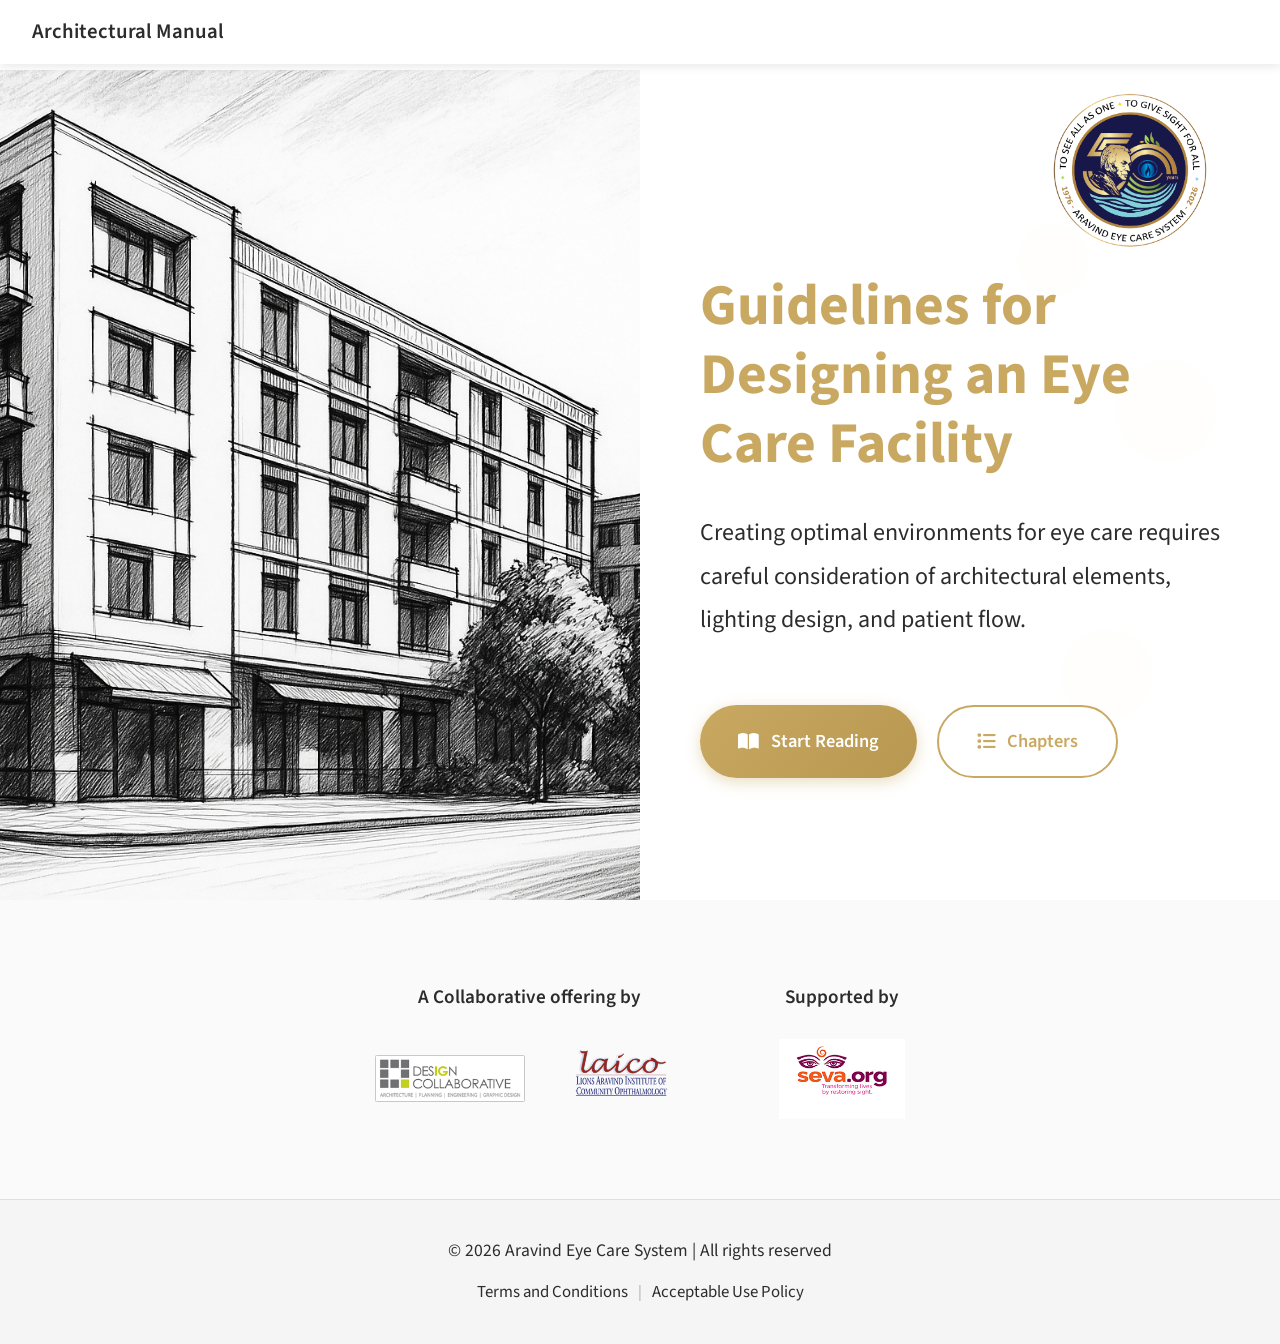
<file: index.html>
<!DOCTYPE html>
<html lang="en">
<head>
    <meta charset="UTF-8">
    <meta name="viewport" content="width=device-width, initial-scale=1.0">
    <title>Guidelines for Designing an Eye Care Facility | LAICO Architectural Manual</title>
    <meta name="description" content="Creating optimal environments for eye care requires careful consideration of architectural elements, lighting design, and patient flow.">
    <link rel="stylesheet" href="style.css">
    <link href="https://cdnjs.cloudflare.com/ajax/libs/font-awesome/6.0.0/css/all.min.css" rel="stylesheet">
</head>
<body>
    <!-- Navigation -->
    <nav class="navbar">
        <div class="nav-container">
            <div class="nav-logo">
                <h2>Architectural Manual</h2>
            </div>
            <div class="menu-toggle" id="menuToggle">
                <span></span>
                <span></span>
                <span></span>
            </div>
        </div>
    </nav>

    <!-- Menu Overlay -->
    <div class="menu-overlay" id="menuOverlay">
        <div class="menu-content">
            <div class="close-btn" id="closeBtn">
                <i class="fas fa-times"></i>
            </div>
            <ul class="menu-items">
                <li><a href="#home">Home</a></li>
                <li><a href="#contact">Contact Us</a></li>
                <li><a href="#about">About Us</a></li>
                <li><a href="#guidelines">Guidelines</a></li>
                <li><a href="#feedback">Feedback</a></li>
            </ul>
        </div>
    </div>

    <!-- Hero Section -->
    <section class="hero" id="home">
        <div class="hero-container">
            <div class="hero-content">
                <div class="hero-image-left">
                    <img src="Images -Home/Home Image .png" alt="Architectural Sketch of Eye Care Facility">
                </div>
                <div class="hero-text-right">
                    <div class="hero-logo-container">
                        <img src="50 th_Final_Logo_2025.PNG.png" alt="Aravind Eye Care Logo" class="hero-logo">
                    </div>
                    <h3 class="hero-title">
                        <span class="color-1 animate-char">Guidelines</span> 
                        <span class="color-2 animate-char">for</span> 
                        <span class="color-3 animate-char">Designing</span> 
                        <span class="color-4 animate-char">an</span> 
                        <span class="color-5 animate-char">Eye</span> 
                        <span class="color-6 animate-char">Care</span> 
                        <span class="color-7 animate-char">Facility</span>
                    </h3>
                    <p class="hero-description">
                        Creating optimal environments for eye care requires careful consideration of architectural elements, lighting design, and patient flow. 
                    </p>
                    
                    <div class="hero-buttons">
                        <a href="Preface.html" class="btn btn-primary">
                            <i class="fas fa-book-open"></i>
                            Start Reading   
                        </a>
                        <a href="Toc.html" class="btn btn-secondary">
                            <i class="fas fa-list"></i>
                            Chapters
                        </a>
                    </div>
                </div>
            </div>
        </div>
        
        <div class="floating-elements">
            <div class="bubble-item item1"></div>
            <div class="bubble-item item2"></div>
            <div class="bubble-item item3"></div>
            <div class="bubble-item item4"></div>
            <div class="bubble-item item5"></div>
            <div class="bubble-item item6"></div>
        </div>
    </section>

    <!-- Partners Section -->
    <section class="partners">
        <div class="container">
            <div class="partners-content">
                <div class="partner-group">
                    <h3>A Collaborative offering by</h3>
                    <div class="partner-logos">

                        <div class="logo-wrapper">
                            <a href="https://designcollaborative.co.in/" target="_blank" rel="noopener noreferrer">
                                <img src="Images -Home/DC.png" alt="Design Collaborative Logo">
                            </a>
                        </div>

                        <div class="logo-wrapper">
                            <a href="https://laico.org/" target="_blank" rel="noopener noreferrer">
                                <img src="Images -Home/Laico.png" alt="LAICO Logo">
                            </a>
                        </div>

                    </div>
                </div>
                <div class="partner-group">
                    <h3>Supported by</h3>
                    <div class="partner-logos">
                        <div class="logo-wrapper">
                            <a href="https://www.seva.org/site/PageServer" target="_blank" rel="noopener noreferrer">
                                <img src="Images -Home/Seva_Foundation.jpg" alt="Seva.org Logo">
                            </a>
                        </div>

                    </div>
                </div>
            </div>
        </div>
    </section>

    <!-- Footer -->
    <footer class="footer">
        <div class="container">
            <p>&copy; 2026 Aravind Eye Care System | All rights reserved</p>
            <div class="footer-links">
                <a href="#">Terms and Conditions</a>
                <span>|</span>
                <a href="#">Acceptable Use Policy</a>
            </div>
        </div>
    </footer>

    <script src="scripit.js"></script>
</body>
</html>
</file>
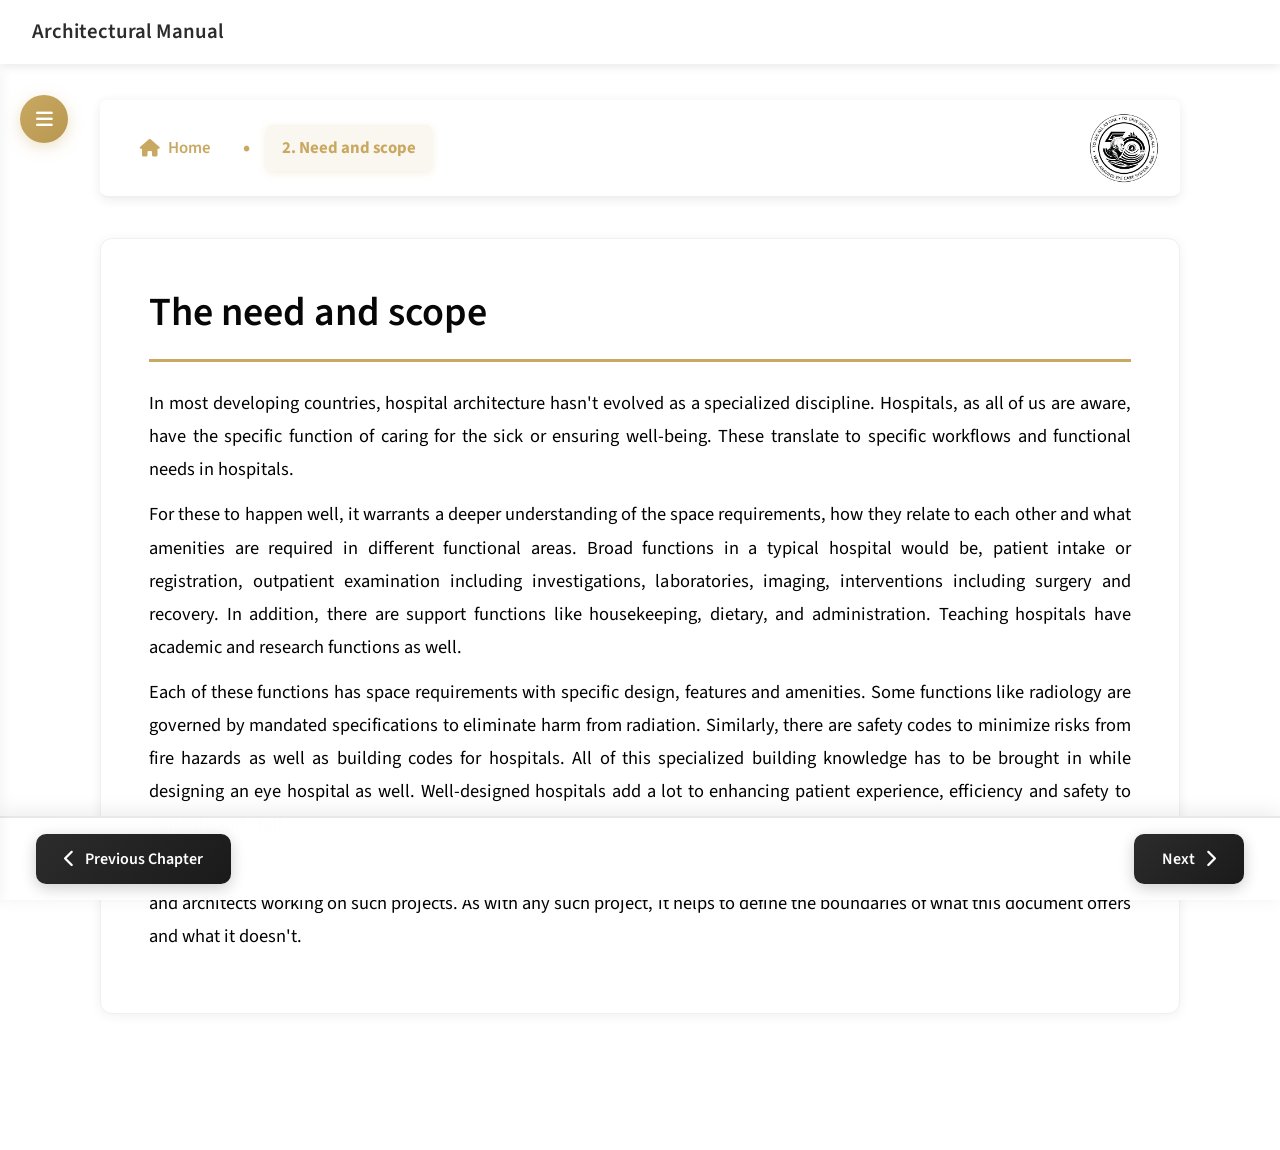
<file: chapter1.html>
<!DOCTYPE html>
<html lang="en">
<head>
    <meta charset="UTF-8">
    <meta name="viewport" content="width=device-width, initial-scale=1.0">
    <title> The Need and Scope | Eye Care Design</title>
    <link rel="stylesheet" href="style.css">

    <link href="https://cdnjs.cloudflare.com/ajax/libs/font-awesome/6.0.0/css/all.min.css" rel="stylesheet">
</head>
<body class="chapter-page">
    <nav class="navbar">
        <div class="nav-container">
            <div class="nav-logo">
                <h2>Architectural Manual</h2> 
            </div>
            <div class="menu-toggle" id="menuToggle">
                <span></span>
                <span></span>
                <span></span>
            </div>
        </div>
    </nav>

    <div class="menu-overlay" id="menuOverlay">
        <div class="menu-content">
            <div class="close-btn" id="closeBtn">
                <i class="fas fa-times"></i>
            </div>
            <ul class="menu-items">
                <li><a href="index.html">Home</a></li>
                <li><a href="#contact">Contact Us</a></li>
                <li><a href="#about">About Us</a></li>
                <li><a href="#guidelines">Guidelines</a></li>
                <li><a href="#feedback">Feedback</a></li>
            </ul>
        </div>
    </div>

    <button class="sidebar-toggle-btn" id="sidebarToggle">
        <i class="fas fa-bars"></i>
    </button>

    <div class="chapter-container">
        <aside class="chapter-sidebar" id="chapterSidebar">
            <div class="sidebar-header">
                <div class="close-btn sidebar-close-btn" id="sidebarCloseBtn">
                    <i class="fas fa-times"></i>
                </div>
                <h3>The Need and Scope</h3>
            </div>
            
            
            <nav class="sidebar-nav">
                <ul class="nav-list">
                    <li class="nav-item">
                        <div class="nav-link parent-link active" data-content="intro">
                            <span>The Need and scope</span>
                        </div>
                    </li>
                    
                    <li class="nav-item">
                        <div class="nav-link parent-link" data-content="not-covered">
                            <span>What is not covered</span>
                        </div>
                    </li>
                    
                    <li class="nav-item">
                        <div class="nav-link parent-link" data-content="covered">
                            <span>What is covered</span>
                        </div>
                    </li>
                </ul>
            </nav>
        </aside>
        

        <main class="chapter-content">
            <div class="content-wrapper">
                <div class="content-header">
                    <div class="breadcrumb" id="breadcrumbNav">
                        <div class="breadcrumb-item">
                            <a href="index.html" class="breadcrumb-link breadcrumb-primary">
                                <i class="fas fa-home"></i>
                                <span>Home</span>
                            </a>
                        </div>
                        
                        <span class="breadcrumb-dot">•</span>
                        
                        <div class="breadcrumb-item">
                            <span class="breadcrumb-link breadcrumb-primary active">The Need and Scope</span>
                        </div>
                    </div>

                    <!-- 50th Logo OUTSIDE breadcrumb box -->
                    <div class="chapter-logo-container">
                        <img src="50 th_Final_Logo_2025_Black.png" alt="Aravind Eye Care Logo" class="chapter-logo">
                    </div>
                </div>

                <article class="main-article">
                    <div class="content-block" id="content-intro">
                        <h1 class="article-title">The need and scope</h1>
                        
                        <div class="article-content">
                            <p>In most developing countries, hospital architecture hasn't evolved as a specialized discipline. Hospitals, as all of us are aware, have the specific function of caring for the sick or ensuring well-being. These translate to specific workflows and functional needs in hospitals.</p>
                        
                            <p>For these to happen well, it warrants a deeper understanding of the space requirements, how they relate to each other and what amenities are required in different functional areas. Broad functions in a typical hospital would be, patient intake or registration, outpatient examination including investigations, laboratories, imaging, interventions including surgery and recovery. In addition, there are support functions like housekeeping, dietary, and administration. Teaching hospitals have academic and research functions as well.</p>

                            <p>Each of these functions has space requirements with specific design, features and amenities. Some functions like radiology are governed by mandated specifications to eliminate harm from radiation. Similarly, there are safety codes to minimize risks from fire hazards as well as building codes for hospitals. All of this specialized building knowledge has to be brought in while designing an eye hospital as well. Well-designed hospitals add a lot to enhancing patient experience, efficiency and safety to patients and staff.</p>

                            <p>The guidelines in this manual are meant to provide relevant architectural inputs for those venturing to build an eye care facility and architects working on such projects. As with any such project, it helps to define the boundaries of what this document offers and what it doesn't.</p>
                        </div>
                    </div>

                    <div class="content-block" id="content-not-covered" style="display: none;">
                        <h1 class="article-title">What is not covered</h1>
                        
                        <div class="article-content">
                            <ul>
                                <li>Any building project is governed by space availability, either open land or a building that would be converted into an eye care facility. Such constructions or modifications would also be subject to local rules and regulations. The local architect would be or should be well-versed with such information and regulations. These are varied and specific to each project and its location. Thus, these are outside the scope of this manual.</li>
                                
                                <li>A lot of consideration has to go into the decision to build a hospital, then where to build it, size of land or building required and so on. While these do have a bearing on the building and its design, this manual will not be dwelling on this. This manual builds on from the stage that such a decision has been thoughtfully made and the land or appropriate building for remodelling is decided upon.</li>
                                
                                <li>In any hospital, there are areas that don't have hospital specific requirements, such as offices, other administrative areas, meeting rooms, classrooms, auditorium, common toilets, etc. Hence, these are not covered in this document.</li>
                                
                                <li>Since the hospital size would vary, dictated by factors like patient volumes, this manual doesn't attempt to provide the actual layout for complete outpatient services or operating rooms, with the actual number of examination or operating rooms. However, sample layouts are included.</li>
                            </ul>
                        </div>
                    </div>

                    <div class="content-block" id="content-covered" style="display: none;">
                        <h1 class="article-title">What is covered</h1>
                        
                        <div class="article-content">
                            <ul>
                                <li>Several checklists for high-level conceptualization to detailed space planning to ensure that all critical factors and areas considered.</li>
                                
                                <li>Suggested layout of individual rooms for various functions - examination, investigation, surgery, inpatient, etc.</li>
                                
                                <li>Checklists for what all would go into a room as well as other requirements like power, water, data, phone, etc.</li>
                            </ul>
                        </div>
                    </div>
                </article>

                <div class="content-navigation-static">
                    <button class="nav-btn prev-btn" id="prevBtn" style="display: none;">
                        <i class="fas fa-chevron-left"></i>
                        <span>Previous</span>
                        
                    </button>
                     
                    <button class="nav-btn next-btn" id="nextBtn" style="display: flex;">
                        <span>Next</span>
                        <i class="fas fa-chevron-right"></i>
                    </button>
                    
                </div>
            </div>
        </main>
    </div>
    

    <script src="scripit.js"></script>
</body>
</html>
</file>
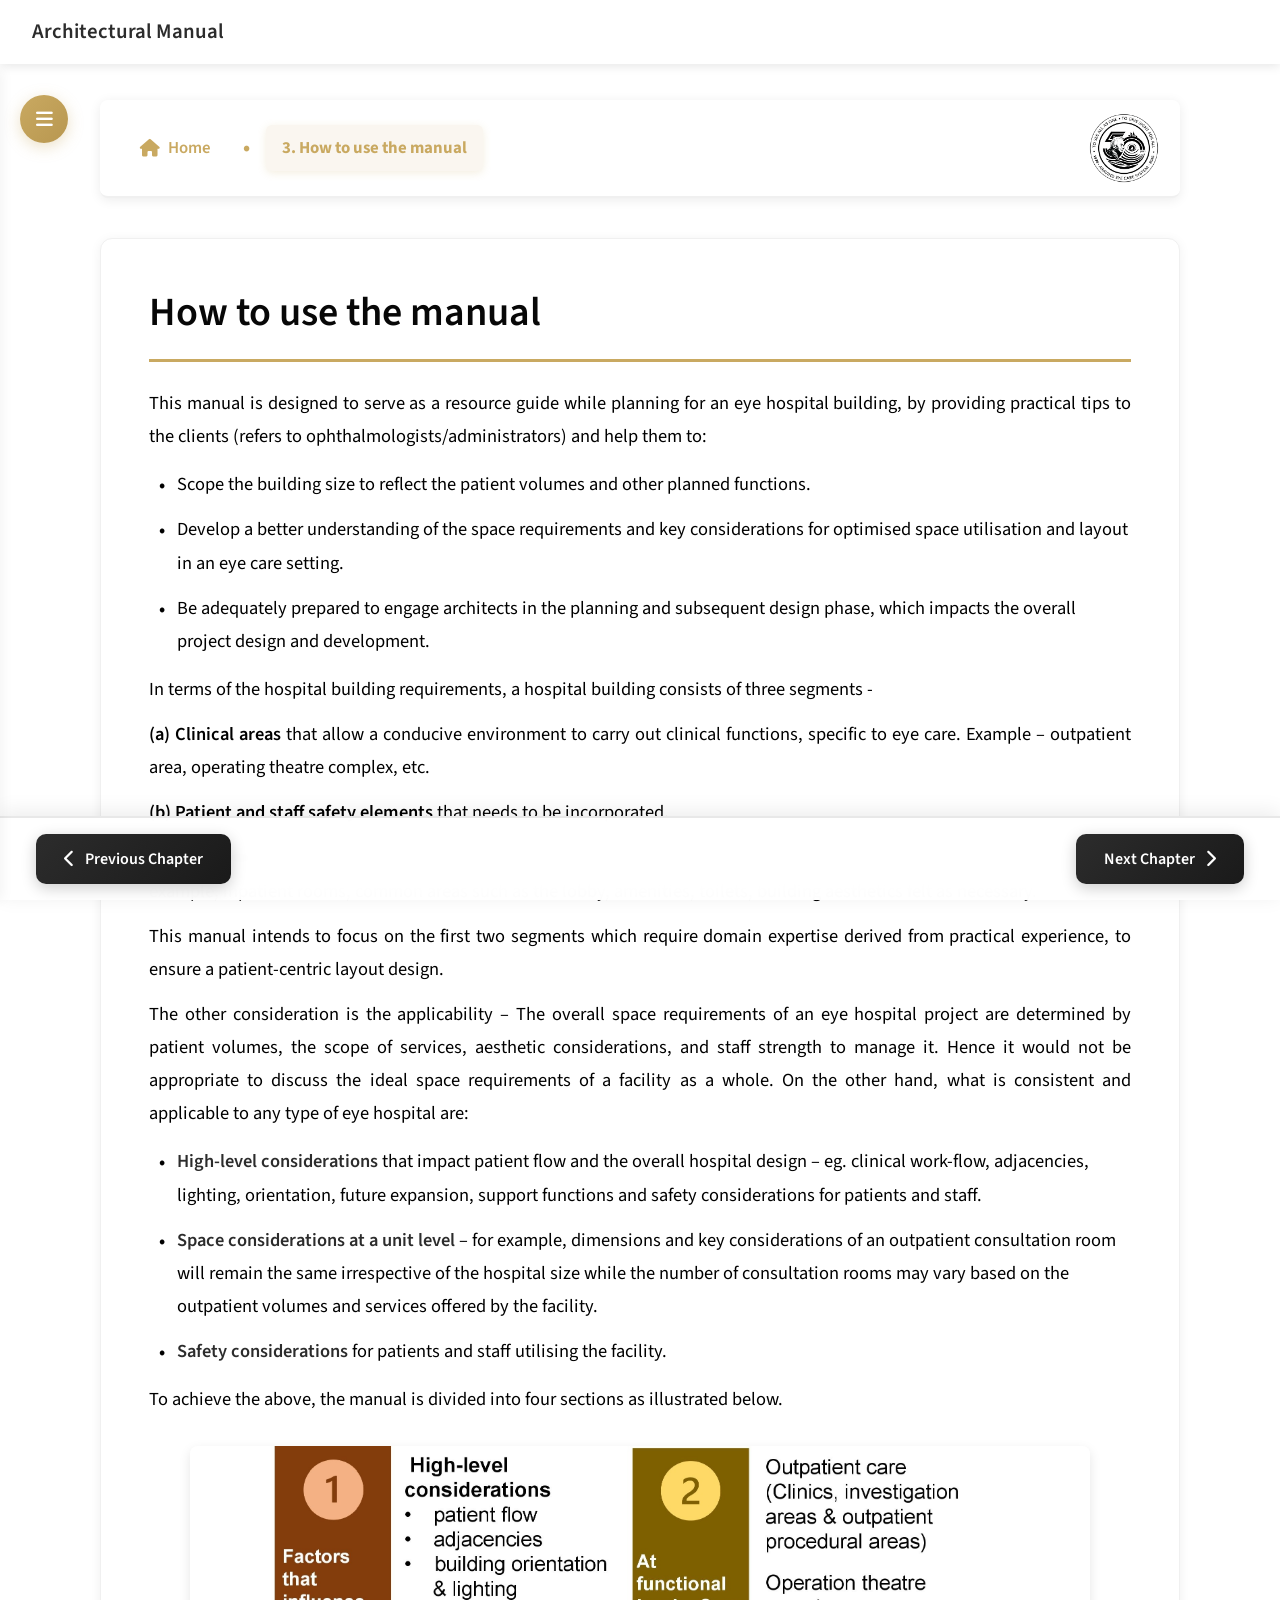
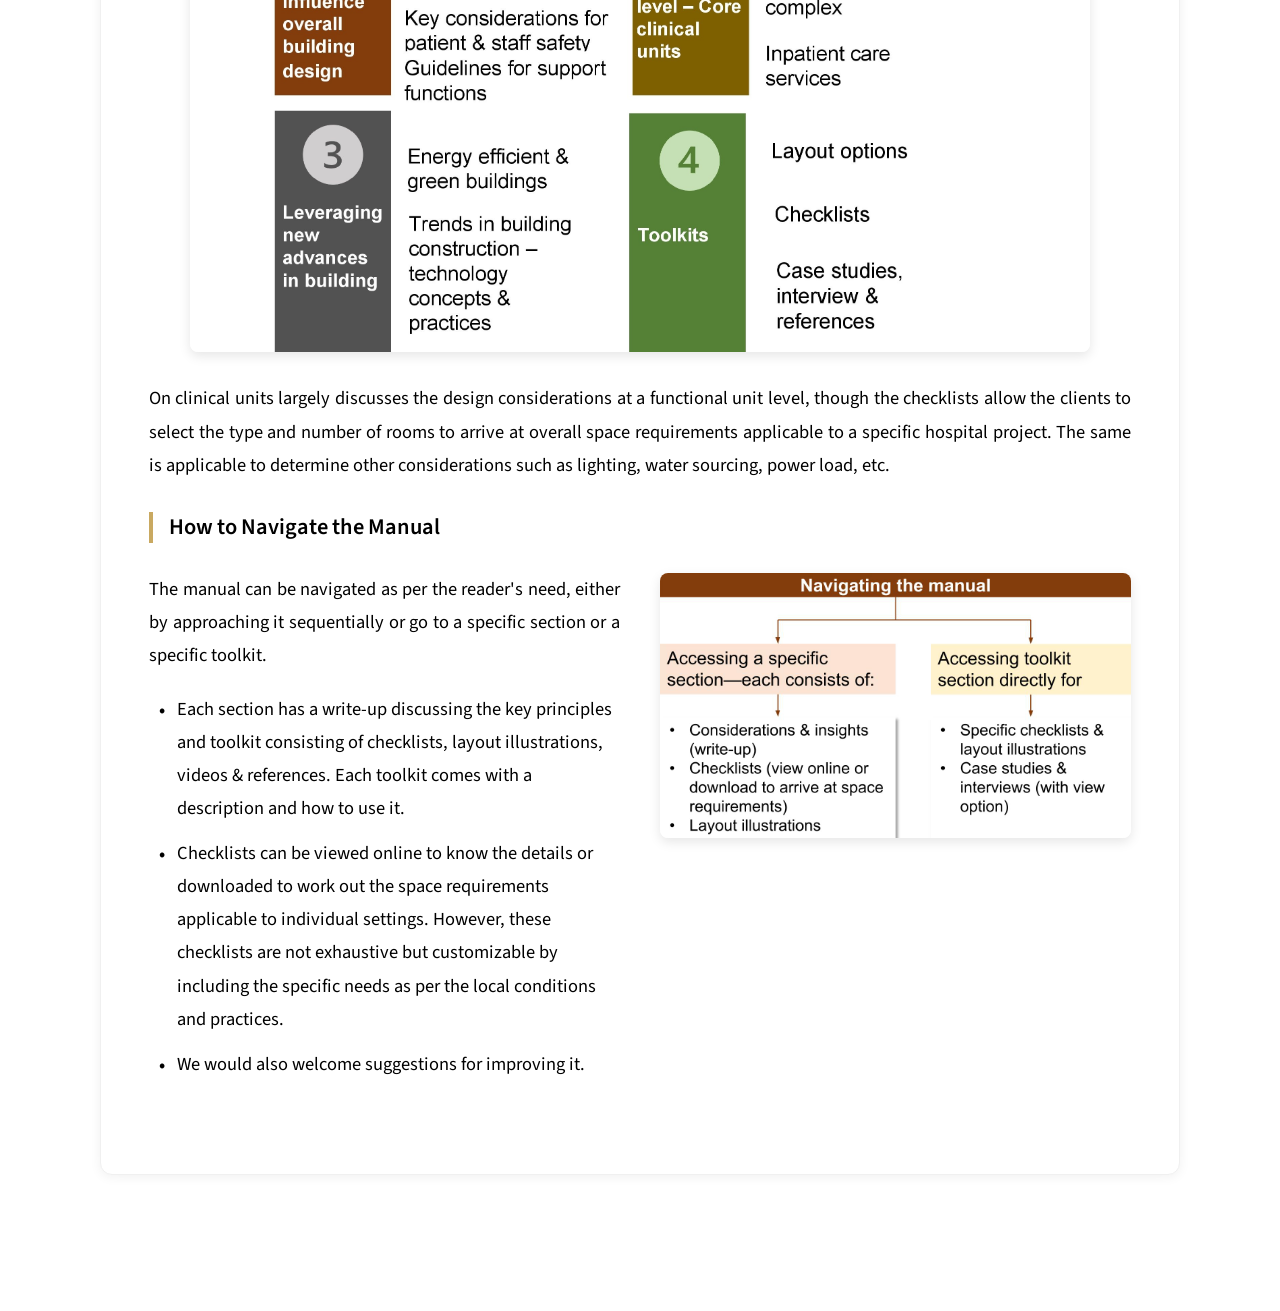
<file: chapter2.html>
<!DOCTYPE html>
    <html lang="en">
    <head>
        <meta charset="UTF-8">
        <meta name="viewport" content="width=device-width, initial-scale=1.0">
        <title>How to Use the Manual | Eye Care Design</title>
        <link rel="stylesheet" href="style.css">

        <link href="https://cdnjs.cloudflare.com/ajax/libs/font-awesome/6.0.0/css/all.min.css" rel="stylesheet">
    </head>
    <body>
        <nav class="navbar">
            <div class="nav-container">
                <div class="nav-logo">
                    <h2>Architectural Manual</h2> 
                </div>
                <div class="menu-toggle" id="menuToggle">
                    <span></span>
                    <span></span>
                    <span></span>
                </div>
            </div>
        </nav>

        <div class="menu-overlay" id="menuOverlay">
            <div class="menu-content">
                <div class="close-btn" id="closeBtn">
                    <i class="fas fa-times"></i>
                </div>
                <ul class="menu-items">
                    <li><a href="index.html">Home</a></li>
                    <li><a href="#contact">Contact Us</a></li>
                    <li><a href="#about">About Us</a></li>
                    <li><a href="#guidelines">Guidelines</a></li>
                    <li><a href="#feedback">Feedback</a></li>
                </ul>
            </div>
        </div>

        <button class="sidebar-toggle-btn" id="sidebarToggle">
            <i class="fas fa-bars"></i>
        </button>

        <div class="chapter-container">
            <aside class="chapter-sidebar" id="chapterSidebar">
                <div class="sidebar-header">
                    <div class="close-btn sidebar-close-btn" id="sidebarCloseBtn">
                        <i class="fas fa-times"></i>
                    </div>
                    <h3>How to Use the Manual</h3>
                </div>
                
                <nav class="sidebar-nav">
                    <ul class="nav-list">
                        <li class="nav-item">
                            <div class="nav-link parent-link active" data-content="intro">
                                <span>How to use the manual</span>
                            </div>
                        </li>
                    </ul>
                </nav>
            </aside>

            <main class="chapter-content">
                <div class="content-wrapper">
                    <div class="content-header">
                        <div class="breadcrumb" id="breadcrumbNav">
                            <div class="breadcrumb-item">
                                <a href="index.html" class="breadcrumb-link breadcrumb-primary">
                                    <i class="fas fa-home"></i>
                                    <span>Home</span>
                                </a>
                            </div>
                            
                            <span class="breadcrumb-dot">•</span>
                            
                            <div class="breadcrumb-item">
                                <span class="breadcrumb-link breadcrumb-primary active">How to Use the Manual</span>
                            </div>
                        </div>

                        <!-- 50th Logo OUTSIDE breadcrumb box -->
                        <div class="chapter-logo-container">
                            <img src="50 th_Final_Logo_2025_Black.png" alt="Aravind Eye Care Logo" class="chapter-logo">
                        </div>
                    </div>

                    <article class="main-article">
                        <div class="content-block" id="content-intro">
                            <h1 class="article-title">How to use the manual</h1>
                            
                            <div class="article-content">
                                <p>This manual is designed to serve as a resource guide while planning for an eye hospital building, by providing practical tips to the clients (refers to ophthalmologists/administrators) and help them to:</p>
                                <ul>
                                    <li>Scope the building size to reflect the patient volumes and other planned functions.</li>
                                    <li>Develop a better understanding of the space requirements and key considerations for optimised space utilisation and layout in an eye care setting.</li>
                                    <li>Be adequately prepared to engage architects in the planning and subsequent design phase, which impacts the overall project design and development.</li>
                                </ul>

                                <p>In terms of the hospital building requirements, a hospital building consists of three segments -</p>

                                <p><strong>(a) Clinical areas</strong> that allow a conducive environment to carry out clinical functions, specific to eye care. Example – outpatient area, operating theatre complex, etc.</p>
                                
                                <p><strong>(b) Patient and staff safety elements</strong> that needs to be incorporated.</p>
                                
                                <p><strong>(c) Areas that are common</strong> to any hospital or other buildings that follow standard dimensions and design considerations. For example, inpatient rooms, common areas such as the lobby, amenities, toilets, building aesthetics felt as necessary.</p>

                                <p>This manual intends to focus on the first two segments which require domain expertise derived from practical experience, to ensure a patient-centric layout design.</p>

                                <p>The other consideration is the applicability – The overall space requirements of an eye hospital project are determined by patient volumes, the scope of services, aesthetic considerations, and staff strength to manage it. Hence it would not be appropriate to discuss the ideal space requirements of a facility as a whole. On the other hand, what is consistent and applicable to any type of eye hospital are:</p>

                                <ul>
                                    <li><strong>High-level considerations</strong> that impact patient flow and the overall hospital design – eg. clinical work-flow, adjacencies, lighting, orientation, future expansion, support functions and safety considerations for patients and staff.</li>
                                    
                                    <li><strong>Space considerations at a unit level</strong> – for example, dimensions and key considerations of an outpatient consultation room will remain the same irrespective of the hospital size while the number of consultation rooms may vary based on the outpatient volumes and services offered by the facility.</li>
                                    
                                    <li><strong>Safety considerations</strong> for patients and staff utilising the facility.</li>
                              </ul>

                                <p>To achieve the above, the manual is divided into four sections as illustrated below.</p>

                                <div style="text-align: center; margin: 30px 0;">
                                <img src="How to use manual/How to use the manual - illustration_00004.jpg"                                      
                                  style="width: 100%; max-width: 900px; height: auto; border-radius: 8px; box-shadow: 0 4px 12px rgba(0,0,0,0.1); cursor: pointer; display: block; margin: 0 auto;"

                                        onclick="openImageModal(this.src, '')">
                                </div>

                                <p>On clinical units largely discusses the design considerations at a functional unit level, though the checklists allow the clients to select the type and number of rooms to arrive at overall space requirements applicable to a specific hospital project. The same is applicable to determine other considerations such as lighting, water sourcing, power load, etc.</p>

                                <h3>How to Navigate the Manual</h3>

                                <div style="display: grid; grid-template-columns: 1fr 1fr; gap: 40px; align-items: start; margin: 30px 0;">
                                    <div>
                                        <p>The manual can be navigated as per the reader's need, either by approaching it sequentially or go to a specific section or a specific toolkit.</p>

                                        <ul style="margin-top: 20px;">
                                            <li>Each section has a write-up discussing the key principles and toolkit consisting of checklists, layout illustrations, videos & references. Each toolkit comes with a description and how to use it.</li>
                                            
                                            <li>Checklists can be viewed online to know the details or downloaded to work out the space requirements applicable to individual settings. However, these checklists are not exhaustive but customizable by including the specific needs as per the local conditions and practices.</li>
                                            
                                            <li>We would also welcome suggestions for improving it.</li>
                                        </ul>
                                    </div>

                                    <div style="text-align: center;">
                                        <img src="How to use manual/How to use the manual - illustration.pptx.jpg" 
                                            style="max-width: 100%; height: auto; border-radius: 8px; box-shadow: 0 4px 12px rgba(0,0,0,0.1); cursor: pointer;"
                                            onclick="openImageModal(this.src, '')">
                                    </div>
                                </div>

                            </div>
                        </div>
                    </article>

                    <div class="content-navigation-static">
                        <button class="nav-btn prev-btn" id="prevBtn" style="display: flex;">
                            <i class="fas fa-chevron-left"></i>
                            <span>Previous Chapter</span>
                        </button>
                        <button class="nav-btn next-btn" id="nextBtn" style="display: flex;">
                            <span>Next Chapter</span>
                            <i class="fas fa-chevron-right"></i>
                        </button>
                    </div>
                </div>
            </main>
        </div>

        <!-- Image Modal -->
        <div id="imageModal" style="display: none; position: fixed; z-index: 9999; left: 0; top: 0; width: 100%; height: 100%; overflow: auto; background-color: rgba(0,0,0,0.95); padding: 20px;" onclick="closeImageModal()">
            <span style="position: absolute; top: 20px; right: 40px; color: #ffffff; font-size: 45px; font-weight: bold; cursor: pointer; z-index: 10000; transition: color 0.3s;" onclick="closeImageModal()" onmouseover="this.style.color='#c9a961'" onmouseout="this.style.color='#ffffff'">&times;</span>
            <img id="modalImage" style="margin: auto; display: block; max-width: 95%; max-height: 90vh; margin-top: 40px; border-radius: 12px; box-shadow: 0 8px 32px rgba(0,0,0,0.5);">
            <div id="modalCaption" style="text-align: center; color: #ffffff; padding: 20px; font-size: 1.3rem; font-family: 'Crimson Text', serif;"></div>
        </div>

        <script src="scripit.js"></script>
    </body>
    </html>
</file>
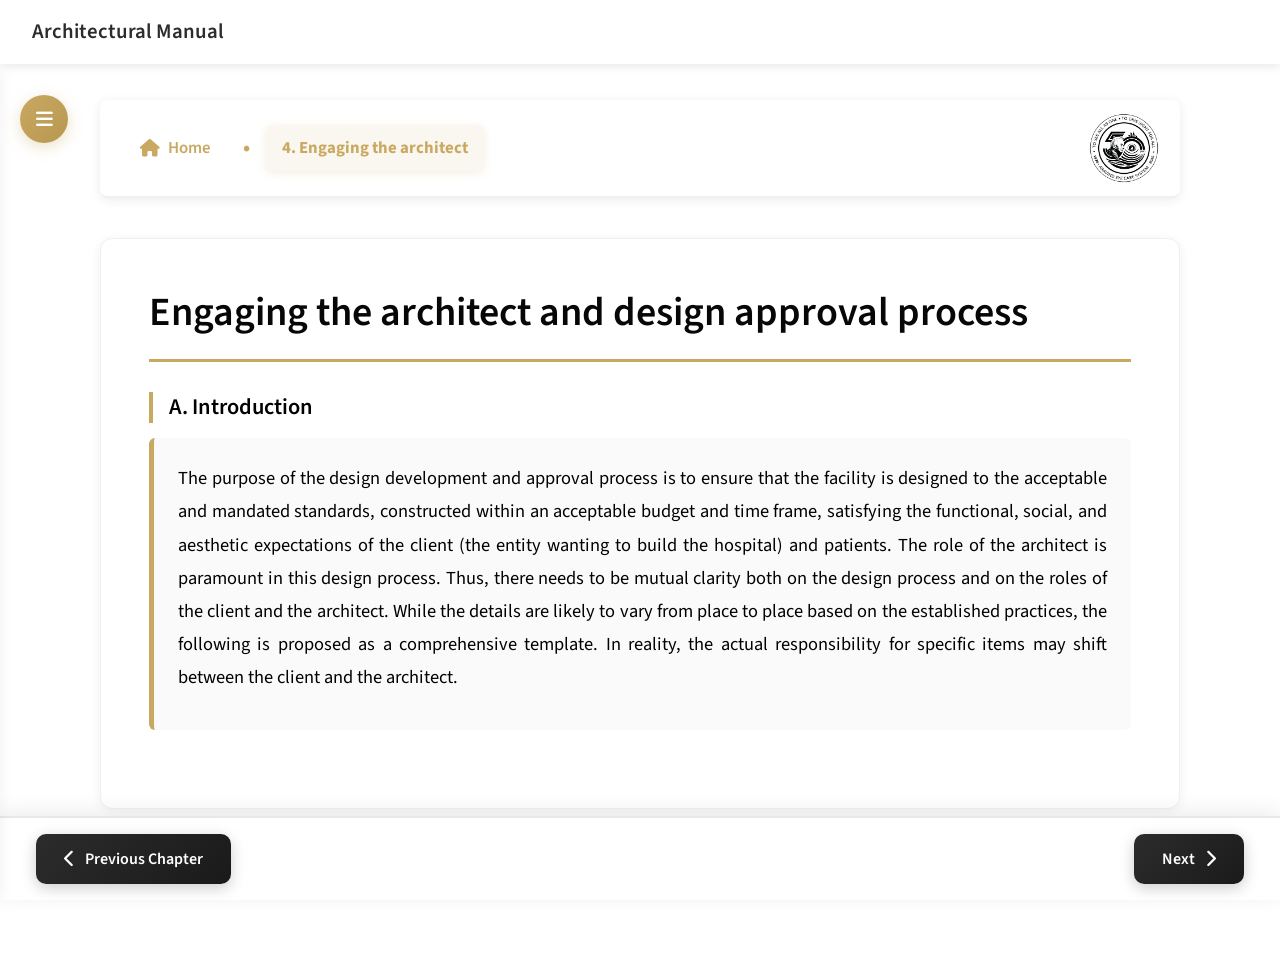
<file: chapter3.html>
<!DOCTYPE html>
<html lang="en">
<head>
    <meta charset="UTF-8">
    <meta name="viewport" content="width=device-width, initial-scale=1.0">
    <title>Engaging the Architect | Eye Care Design</title>
    <link rel="stylesheet" href="style.css">

    <link href="https://cdnjs.cloudflare.com/ajax/libs/font-awesome/6.0.0/css/all.min.css" rel="stylesheet">
</head>
<body>
    <nav class="navbar">
        <div class="nav-container">
            <div class="nav-logo">
                <h2>Architectural Manual</h2> 
            </div>
            <div class="menu-toggle" id="menuToggle">
                <span></span>
                <span></span>
                <span></span>
            </div>
        </div>
    </nav>

    <div class="menu-overlay" id="menuOverlay">
        <div class="menu-content">
            <div class="close-btn" id="closeBtn">
                <i class="fas fa-times"></i>
            </div>
            <ul class="menu-items">
                <li><a href="index.html">Home</a></li>
                <li><a href="#contact">Contact Us</a></li>
                <li><a href="#about">About Us</a></li>
                <li><a href="#guidelines">Guidelines</a></li>
                <li><a href="#feedback">Feedback</a></li>
            </ul>
        </div>
    </div>

    <button class="sidebar-toggle-btn" id="sidebarToggle">
        <i class="fas fa-bars"></i>
    </button>

    <div class="chapter-container">
        <aside class="chapter-sidebar" id="chapterSidebar">
            <div class="sidebar-header">
                <div class="close-btn sidebar-close-btn" id="sidebarCloseBtn">
                    <i class="fas fa-times"></i>
                </div>
                <h3>Engaging the Architect</h3>
            </div>
            
            <nav class="sidebar-nav">
                <ul class="nav-list">
                    <li class="nav-item">
                        <div class="nav-link parent-link active" data-content="intro">
                            <i class="far fa-circle"></i>
                            <span>A. Introduction</span>
                        </div>
                    </li>
                    
                    <li class="nav-item has-children">
                        <div class="nav-link parent-link" data-content="approval-process">
                            <i class="far fa-circle"></i>
                            <span>B. Five Stage Process Integrated</span>
                            <i class="fas fa-chevron-down dropdown-icon"></i>
                        </div>

                        <ul class="nav-sublist nav-sublist-level2">
                            <li class="nav-item">
                                <a href="#" class="nav-link subsection-link" data-content="preliminary-design">
                                    <i class="far fa-circle"></i>
                                    <span>1. Preliminary Design Submission</span>
                                </a>
                            </li>
                            <li class="nav-item">
                                <a href="#" class="nav-link subsection-link" data-content="concept-design">
                                    <i class="far fa-circle"></i>
                                    <span>2. Concept Design Submission</span>
                                </a>
                            </li>
                            <li class="nav-item">
                                <a href="#" class="nav-link subsection-link" data-content="statutory-approval">
                                    <i class="far fa-circle"></i>
                                    <span>3. Statutory Approval Submission</span>
                                </a>
                            </li>
                        </ul>
                    </li>
                    
                    <li class="nav-item">
                        <div class="nav-link parent-link" data-content="flowchart">
                            <i class="far fa-circle"></i>
                            <span>C. Flow Chart</span>
                        </div>
                    </li>
                </ul>
            </nav>
        </aside>

        <main class="chapter-content">
            <div class="content-wrapper">
                <div class="content-header">
                    <div class="breadcrumb" id="breadcrumbNav">
                        <div class="breadcrumb-item">
                            <a href="index.html" class="breadcrumb-link breadcrumb-primary">
                                <i class="fas fa-home"></i>
                                <span>Home</span>
                            </a>
                        </div>
                        
                        <span class="breadcrumb-dot">•</span>
                        
                        <div class="breadcrumb-item">
                            <span class="breadcrumb-link breadcrumb-primary active">Engaging the Architect</span>
                        </div>
                    </div>

                    <!-- 50th Logo OUTSIDE breadcrumb box -->
                    <div class="chapter-logo-container">
                        <img src="50 th_Final_Logo_2025_Black.png" alt="Aravind Eye Care Logo" class="chapter-logo">
                    </div>
                </div>

                <article class="main-article">
                    <!-- A. INTRODUCTION -->
                    <div class="content-block" id="content-intro">
                        <h1 class="article-title">Engaging the architect and design approval process</h1>
                        
                        <h3>A. Introduction</h3>
                        
                        <div class="article-intro">
                            <p>The purpose of the design development and approval process is to ensure that the facility is designed to the acceptable and mandated standards, constructed within an acceptable budget and time frame, satisfying the functional, social, and aesthetic expectations of the client (the entity wanting to build the hospital) and patients. The role of the architect is paramount in this design process. Thus, there needs to be mutual clarity both on the design process and on the roles of the client and the architect. While the details are likely to vary from place to place based on the established practices, the following is proposed as a comprehensive template. In reality, the actual responsibility for specific items may shift between the client and the architect.</p>
                        </div>
                    </div>

                    <!-- B. THE APPROVAL PROCESS -->
                    <div class="content-block" id="content-approval-process" style="display: none;">
                        <h1 class="article-title">B. The approval process - A five-stage process integrated within the general design process</h1>
                        
                        <p>The approval process consists of the following five stages as illustrated. This design and approval process if done well should ensure the construction drawing; documentation and execution stages can proceed without the need for any intervention from the client team. Each stage is marked with</p>

                        <div style="text-align: center; margin: 30px 0;">
                            <img src="Engaging the architect/Five stages flow.jpg" alt="Five-Stage Approval Process" style="max-width: 100%; height: auto; border-radius: 8px; box-shadow: 0 4px 12px rgba(0,0,0,0.1);">
                        </div>

                        <p>This section will focus on stages I, II and IV in detail since the other two stages are straightforward in terms of the details.</p>
                    </div>

                    <!-- 1. PRELIMINARY DESIGN -->
                    <div class="content-block" id="content-preliminary-design" style="display: none;">
                        <h1 class="article-title">Key stages: 1.Preliminary design submission</h1>
                        
                        <h3>a) Purpose</h3>
                        <p>To allow the client to identify major design anomalies or misunderstandings of the intent or any statutory/regulatory constraints that may affect the project schedule/outcome before the detailed development of the design. The first submission of the documentation is expected at the schematic design level. Approval in writing to proceed will be a prerequisite for stage II.</p>

                        <h3>b) Process</h3>
                        <p>Stage I submission will follow:</p>
                        <ul>
                            <li>Detailed study of guidelines and the statutory requirements by the architect, a visit to a similar facility, and a request for clarifications if any. The client team will clarify any aspects raised by the architect that may influence the preliminary design. This shall be accomplished within stipulated days of the architect being given these guidelines.</li>
                            <li>The drawings and documents in compliance described on the deliverables for schematic submission shall be submitted in printed and digital form to the client within the prescribed time limit.</li>
                            <li>The client shall evaluate the submission and in writing give comments/suggestions for a revised submission or for proceeding to stage II. If a revised submission is requested, the time for revision shall be agreed upon mutually.</li>
                        </ul>
                        <p>The approved documents are then lodged in both hard copy and soft copy (pdf) for documentation purposes by the client.</p>

                        <h3>c) Considerations</h3>
                        <p>Only two rounds of schematic submissions are recommended to ensure speedy progress. The client and the architect shall work closely to ensure the <strong>Preliminary design stage</strong> is completed to the satisfaction of the client within the two submissions.</p>

                        <h3>d) Deliverables</h3>
                        <p>The following drawings and documents shall be submitted in hard and soft copies:</p>
                        <ul>
                            <li>Site analysis report, highlighting applicable zoning and building by-laws, levelling and drainage proposals, and environmental considerations.</li>
                            <li>Preliminary master plan showing placement and orientation of blocks, entries and exits, and internal circulation.</li>
                            <li>Schematic floor plans indicating the arrangement of rooms and sections indicating heights. The basement (if applicable) and entry levels regarding the site and roads shall be shown.</li>
                            <li>Any deviation/ non-compliance from the guidelines shall be presented in the form of a deviation document with reasons for the deviation/non-compliance.</li>
                            <li>Statement of areas, coverage, FAR (Floor Area Ratio)/FSI (Floor Space Index).</li>
                            <li>Preliminary design report on explaining the architectural design approach with reference images for understanding form and aesthetics.</li>
                            <li>Any additional drawings/documents which the architect desires.</li>
                            <li>Block estimate.</li>
                        </ul>
                    </div>

                    <!-- 2. CONCEPT DESIGN -->
                    <div class="content-block" id="content-concept-design" style="display: none;">
                        <h1 class="article-title">Key stages: 2. Concept design submissions</h1>
                        
                        <h3>a) Purpose</h3>
                        <p><strong>Concept Design Submission stage II</strong> is to enable the client to visualize the project in terms of floor areas, and the number of floors and to gain an understanding of the engineering services and sustainability measures being incorporated. This should enable the client to know how the design meets their vision and requirements. The clinical/management team could begin (a) high-level preparation for equipping and staffing the facility and (b) budgeting for initial recurring expenditures. The client will approve the plans and areas, proposed engineering systems, finishes, and budgetary estimates.</p>
                        <p>Final design submission would enable the client to sign off the design process and allow progression to statutory approvals and construction.</p>

                        <h3>b) Process</h3>
                        <p>Stage II will commence on written approval to proceed, after the completion of stage I, by the client. The architect shall incorporate any inputs/comments while developing the design. The structural and services engineering inputs will be considered and incorporated.</p>
                        <p>The Master Plan and floor plans with the location of doors and windows and internal dimensions of the rooms will be submitted to show compliance with these guidelines.</p>
                        <p>Any suggestions/comments/inputs will be considered by the architect. Concept design with layouts of furniture will be submitted for the client's approval. Proposals for all engineering systems, finishes, and budgetary estimates submitted will be approved with suggestions/comments by the client to proceed to the final phase of design.</p>
                        <p>The final concept design will incorporate any suggestions/comments/input on the stage II submission and will comprise a master plan with the landscape, floor plans with furniture layouts, envelope design, and interiors. All guidelines in this document, other than expressly accepted deviations would have complied with the design. All statutory requirements are met and provisions for all engineering services are incorporated in the drawings. In essence, every design decision that influences the outcome of the project and requires the consent of the client would be obtained and recorded in drawings and documents and submitted for the approval of the client.</p>

                        <h3>c) Considerations</h3>
                        <p>If desired, the client may request one revised submission of the master plan and floor plans in stage II to enable finalization and acceptance of the master plan and the floor plans and sign-off on areas.</p>
                        <p>The architect shall incorporate changes in the aesthetics, form of the buildings, and selection of materials as desired by the client. The final designs shall enable the client to sign off inputs on all aspects of the design.</p>

                        <h3>d) Deliverables in stage II</h3>
                        <p>The following drawings and documents shall be submitted in hard and soft copies:</p>
                        <ul>
                            <li>Final master plan with roads, footpaths and drains, and levels.</li>
                            <li>Floor plans with doors and windows and layout of furniture and room inner dimensions and room areas.</li>
                            <li>Architectural design report.</li>
                            <li>Design basis and approach reports for structural, electrical, plumbing, HVAC, fire alarm, firefighting, building management systems, and landscape designs from consultants.</li>
                            <li>Schedule floor wall and ceiling finishes.</li>
                            <li>Statement of areas.</li>
                            <li>Landscape drawing showing hard and soft treatments.</li>
                            <li>Drainage plan.</li>
                            <li>Sections and elevations sufficient to explain the design.</li>
                            <li>Specifications in brief for all materials and systems proposed in the design.</li>
                            <li>Preliminary designs for structural, electrical, plumbing, HVAC, fire alarm, and firefighting and building management systems.</li>
                            <li>Budgetary estimate for the entire project including all engineering services.</li>
                            <li>Artist's renderings of the project, both interior and exterior sufficient for the client to appreciate and approve the design.</li>
                            <li>Scale model of the project (optional).</li>
                        </ul>
                    </div>

                    <!-- 3. STATUTORY APPROVAL -->
                    <div class="content-block" id="content-statutory-approval" style="display: none;">
                        <h1 class="article-title">Key stages: 3. statutory approval submission</h1>
                        
                        <h3>a) Purpose</h3>
                        <p>To obtain a building permit</p>

                        <h3>b) Process</h3>
                        <p>The architect will identify all the statutory approvals required to commence the construction of the project. The client will be made aware of all the documents required for submission to the statutory authorities.</p>
                        <p>The architect will make available all the technical drawings and documents in the acceptable format with the required signatures and certificates to enable the client to submit applications and obtain approvals.</p>

                        <h3>c) Deliverables at stage IV</h3>
                        <p>All documents and drawings are prescribed by the various statutory bodies.</p>
                    </div>

                  <!-- C. FLOWCHART -->
                    <div class="content-block" id="content-flowchart" style="display: none;">
                        <h1 class="article-title">C. Flowchart</h1>
                        
                        <div style="padding: 30px; background: #f8f8f8; border-radius: 12px; border-left: 5px solid #c9a961;">
                            <p style="margin-bottom: 15px; color: #2c2c2c; font-weight: 600; font-size: 1.3rem;">
                                Design & development flowchart
                            </p>
                            <p style="margin-bottom: 25px; color: #4a4a4a; line-height: 1.8; font-size: 1.1rem;">Here is the flowchart that illustrates the steps and areas covered in each stage succinctly. This comprehensive diagram shows the complete workflow from initial planning through to final statutory approvals.</p>
                            
                            <div style="display: flex; gap: 15px; flex-wrap: wrap;">
                                <a href="2 - Building design and development - Flow chart FINAL.pdf" target="_blank" style="display: inline-flex; align-items: center; gap: 10px; padding: 14px 28px; background: #2c2c2c; color: white; text-decoration: none; border-radius: 8px; font-weight: 600; transition: all 0.3s ease; box-shadow: 0 4px 12px rgba(0, 0, 0, 0.15);">
                                    <i class="fas fa-eye" style="font-size: 1.1rem;"></i>
                                    <span>Click to View Flowchart </span>
                                </a>
                                
                               
                            </div>
                        </div>
                    </div>
                </article>

                <div class="content-navigation-static">
                    <button class="nav-btn prev-btn" id="prevBtn" style="display: flex;">
                        <i class="fas fa-chevron-left"></i>
                        <span>Previous Chapter</span>
                    </button>
                    <button class="nav-btn next-btn" id="nextBtn" style="display: flex;">
                        <span>Next</span>
                        <i class="fas fa-chevron-right"></i>
                    </button>
                </div>
            </div>
        </main>
    </div>

    <script src="scripit.js"></script>
</body>
</html>
</file>
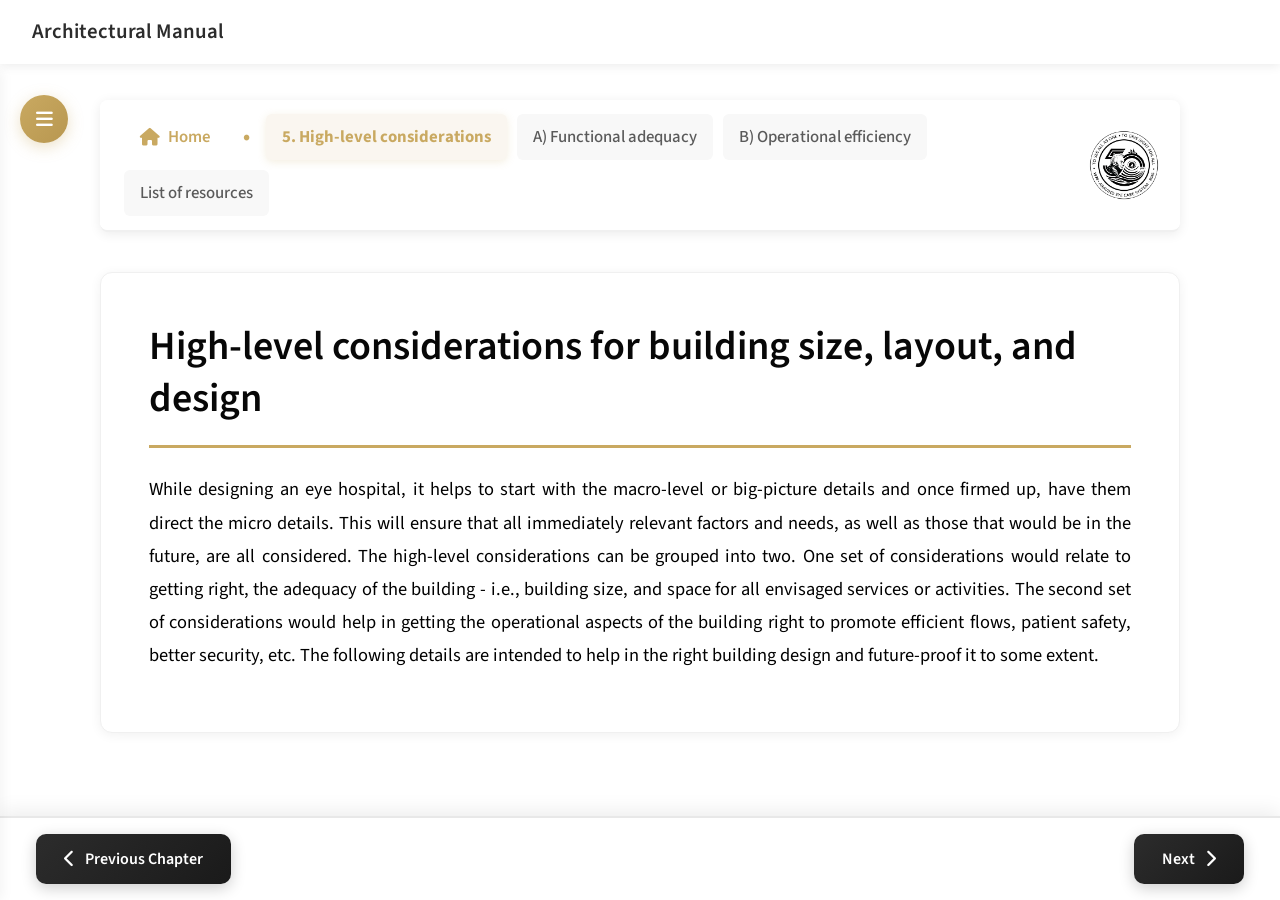
<file: chapter4.html>
<!DOCTYPE html>
    <html lang="en">
    <head>
        <meta charset="UTF-8">
        <meta name="viewport" content="width=device-width, initial-scale=1.0">
        <title>High-level Considerations | Eye Care Design</title>
        <link rel="stylesheet" href="style.css">

        <link href="https://cdnjs.cloudflare.com/ajax/libs/font-awesome/6.0.0/css/all.min.css" rel="stylesheet">
    </head>
    <body>
        <nav class="navbar">
            <div class="nav-container">
                <div class="nav-logo">
                    <h2>Architectural Manual</h2> 
                </div>
                <div class="menu-toggle" id="menuToggle">
                    <span></span>
                    <span></span>
                    <span></span>
                </div>
            </div>
        </nav>

        <div class="menu-overlay" id="menuOverlay">
            <div class="menu-content">
                <div class="close-btn" id="closeBtn">
                    <i class="fas fa-times"></i>
                </div>
                <ul class="menu-items">
                    <li><a href="index.html">Home</a></li>
                    <li><a href="#contact">Contact Us</a></li>
                    <li><a href="#about">About Us</a></li>
                    <li><a href="#guidelines">Guidelines</a></li>
                    <li><a href="#feedback">Feedback</a></li>
                </ul>
            </div>
        </div>

        <button class="sidebar-toggle-btn" id="sidebarToggle">
            <i class="fas fa-bars"></i>
        </button>

        <div class="chapter-container">
            <aside class="chapter-sidebar" id="chapterSidebar">
                <div class="sidebar-header">
                    <div class="close-btn sidebar-close-btn" id="sidebarCloseBtn">
                        <i class="fas fa-times"></i>
                    </div>
                    <h3>High-level considerations</h3>
                </div>
                
                <nav class="sidebar-nav">
                    <ul class="nav-list">
                        <li class="nav-item">
                            <div class="nav-link parent-link active" data-content="intro">
                                <i class="far fa-circle"></i>
                                <span>Introduction</span>
                            </div>
                        </li>
                        
                        <li class="nav-item">
                            <div class="nav-link parent-link" data-content="functional-adequacy">
                                <i class="far fa-circle"></i>
                                <span>A) Functional adequacy</span>
                            </div>
                        </li>
                        
                        <li class="nav-item">
                            <div class="nav-link parent-link" data-content="operational-efficiency">
                                <i class="far fa-circle"></i>
                                <span>B) Operational efficiency</span>
                            </div>
                        </li>

                        <li class="nav-item">
                            <div class="nav-link parent-link" data-content="resources">
                                <i class="far fa-circle"></i>
                                <span>List of resources</span>
                            </div>
                        </li>
                    </ul>
                </nav>
            </aside>

            <main class="chapter-content">
                <div class="content-wrapper">
                    <div class="content-header">
                        <div class="breadcrumb" id="breadcrumbNav">
                   </div>
                    <!-- 50th Logo OUTSIDE breadcrumb box -->
                    <div class="chapter-logo-container">
                        <img src="50 th_Final_Logo_2025_Black.png" alt="Aravind Eye Care Logo" class="chapter-logo">
                        </div>
                    </div>

                <article class="main-article">
                      <div class="content-block" id="content-intro">
                            <h1 class="article-title">High-level considerations for building size, layout, and design</h1>
                            
                            <p>While designing an eye hospital, it helps to start with the macro-level or big-picture details and once firmed up, have them direct the micro details. This will ensure that all immediately relevant factors and needs, as well as those that would be in the future, are all considered. The high-level considerations can be grouped into two. One set of considerations would relate to getting right, the adequacy of the building - i.e., building size, and space for all envisaged services or activities. The second set of considerations would help in getting the operational aspects of the building right to promote efficient flows, patient safety, better security, etc. The following details are intended to help in the right building design and future-proof it to some extent.</p>
                        </div>

                        <!-- A) FUNCTIONAL ADEQUACY -->
                        <div class="content-block" id="content-functional-adequacy" style="display: none;">
                            <h1 class="article-title">A. High-level consideration to ensure functional adequacy of the building</h1>
                            
                            <h3>1) Patient volume</h3>
                            <p>Patient volume is possibly the most significant influencer of the building size and design. Since buildings cannot expand at will or short notice, it will be good to think about and plan for the ultimate volume that you would like the building to handle (subject to the limitations of space availability). This estimation should be disaggregated for outpatients and surgery. This will then need to be translated into a daily patient load. Simple averages are not realistic, since, in most instances, there tend to be daily and seasonal fluctuations in patient volumes, especially in hospitals that do not have an appointment system. It is advisable to consider all these factors and arrive at the daily patient volume that the hospital should be able to handle in the long run.</p>
                            
                            <h4>Example:</h4>
                            <ul>
                                <li>Estimated annual patient volume: 45,000 OPD visits & 3,000 surgeries</li>
                                <li>Daily average (considering 300 working days): 150 OPD visits & 10 surgeries</li>
                                <li>Daily realistic range: 100 - 250 OPD visits & 5 - 25 surgeries</li>
                            </ul>
                            <p>In this scenario, one should ideally plan the building to handle 200 to 250 OPD visits and perform 20-25 surgeries a working day. This will comfortably handle the days with peak patient volumes and accommodate growth to a certain extent.</p>

                            <h3>2) Scope of services - clinical,academic and research</h3>
                            <p>All activities eventually will need space, amongst other things. It is in this context, it is important to visualize the scope of services. The following are some of the questions that would need to be thought through:</p>
                            <ul>
                                <li>Whether this would be a secondary or a tertiary level facility; if tertiary, the sub-specialities that would be offered; would an eye bank be part of the need?</li>
                                <li>List all support services like different laboratories, radiology, etc.; what would be in-house and what investigations would be referred to external facilities?</li>
                                <li>Would the hospital routinely engage in academic activities; if yes, would it be for internal staff only or others as well? If some are accredited courses, are there mandated space requirements?</li>
                                <li>Clarity on research activities - Some research activities like basic research require dedicated space while clinical trials, retrospective studies and epidemiologic studies would at best need an office space. The size of space needed in both instances would depend on the scale of such activities.</li>
                            </ul>
                            <p><strong>Checklist – Scoping the services for layout design</strong></p>
                            <div class="resource-simple-buttons" style="margin-top: 15px; margin-bottom: 25px;">
                                <button type="button" class="btn-view" onclick="openFileViewer('highlevel Considerations/2 - Scoping the Services for Layout Design  - Checklist.pdf', 'pdf')">
                                    <i class="fas fa-eye"></i> Click to view checklist
                                </button>
                               <button type="button" class="btn-download" onclick="downloadFile('highlevel Considerations/2 - Scoping the Services for Layout Design  - Checklist.xlsx')">
                                    <i class="fas fa-download"></i> Click to download excel checklist
                                </button>
                            </div>

                            <h3>3) Patient categories - private,  free, subsidized & outreach</h3>
                            <p>Some providers cater their services to essentially one category of patients. For them, this would not be an important consideration. However, several hospitals are much more inclusive by having people of different economic strata access services in their hospitals. For such hospitals, this would be an important consideration. From a building design perspective, inputs will need to be given on:</p>
                            <ul>
                                <li>Patient types and their proportions</li>
                                <li>Patient intake, clinical workflow, and accommodation for each type of patient - what will be the common flow and what will be separate.</li>
                                <li>Service differentiation - while clinical services would follow a common protocol, many providers would want to differentiate the non-clinical domain, like air-conditioning, locating the wards (inpatient stay), restricted visiting hours, dining facilities, etc.</li>
                            </ul>

                            <h3>4) Policies</h3>
                            <p>Policies have a significant influence on building design and this needs to be recognized upfront. Every provider would have their philosophy and strategy, which in turn would drive their policies governing the operational details. The following have implications from a building design perspective:</p>
                            <ul>
                                <li>Is the patient intake through appointments or walk-ins? This, amongst other things, will have a bearing on waiting areas.</li>
                                <li>Will there be inpatients or a fully ambulatory facility with no overnight admissions?</li>
                                <li>Will there be separate areas for private and free/subsidized patients for registration, outpatient examinations, inpatient stay, etc.?</li>
                            </ul>

                            <h3>5) Scope of patient amenities</h3>
                            <p>Since patients could be spending several hours in the hospital and most would be required to buy spectacles or medicines, it would be necessary to decide how these would be met. Some important amenities both from patient and building perspectives are:</p>
                            <ul>
                                <li>Arrangements for food - cafeteria, coffee shop, etc.</li>
                                <li>Medical shop</li>
                                <li>Optical shop</li>
                            </ul>
                            <p>When it comes to optical and medical shops space will be required to hold the inventory and accommodate the back office functions such as accounting, supply chain management and for the opticals, a workspace for surfacing the lenses to the required power and fitting them in the frames. Some aspects of this can be outsourced as well. Planning for this ahead will ensure adequate space allocation and layout to ensure operational efficiency.</p>
                            <p><strong>Patient amenities</strong></p>
                            <div class="resource-simple-buttons" style="margin-top: 15px; margin-bottom: 25px;">
                                <button type="button" class="btn-view" onclick="openFileViewer('highlevel Considerations/A5 Patient Amenities.mp4', 'mp4')">
                                    <i class="fas fa-eye"></i> Click to view video
                                </button>
                                 <button type="button" class="btn-download" onclick="downloadFile('highlevel Considerations/A5 Patient Amenities.pptx')">
                                    <i class="fas fa-download"></i> Click to download PPTX
                                </button>
                            </div>

                            <h3>6) Support services</h3>
                            <p>Decisions on the support services like cafeteria, laundry, the extent of building maintenance facilities, wastewater treatment, plant for distilled or clean water, centralized UPS (uninterrupted power supply), centralized air-conditioning, hold area hospital waste including discarded furniture and equipment, etc., have a bearing on space requirement and building design.</p>

                            <h3>7) Housing for staff</h3>
                            <p>Hospitals need to function round the clock and this is true for eye hospitals too if they would be having inpatients staying overnight. Hence, space permitting, many hospitals would like to have the staff staying on campus. This also eliminates challenges in travel logistics and commute time to work. Good housing also attracts staff to the organization and could help with better retention. This becomes particularly important if renting a good house is a challenge, wherever the hospital is located. Having said all this, there are also pragmatic considerations of the availability of land and finances. For these reasons, many hospitals do not provide on-campus housing for staff. Either way, this input would need to be given at the planning stage.</p>

                            <h3>8) Phasing of the building project</h3>
                            <p>Regardless of the financial constraints, it is always a good idea to plan for the full anticipated patient volumes and other activities envisaged. This is on account of the functional dependencies and patient flow requirements. For example, it would be very desirable to have all outpatient clinics and related services (like patient registration, medical records, etc.) in adjoining areas. If these were not planned for in advance, either there would be extensive demolition and remodelling or locating additional outpatient clinics in a different location and this may lead to duplication of some of the services. This would also result in a lot of ongoing non-value-added movement and coordination. This holds good for operating rooms as well, wherein the challenges of managing ORs in multiple locations will be of a higher magnitude.</p>
                            <p>Thus, it is advisable to have a master plan (subject to the limitations of space availability) with the different phases thought through. If financial resources are not available upfront, the building could come up in two or three phases.</p>
                            <p>Ophthalmic technology is evolving very rapidly, and new diagnostic treatment modalities are constantly added. There is also an emerging trend of more and more interventions happening in outpatient clinics like lasers or injections. Even major surgeries done in operating rooms are increasingly ambulatory procedures. With such development constantly happening, it would not be possible to predict the impact of these, on space requirements. Thus, even with detailed planning, hospitals will run into space constraints. Hence to the extent feasible, it is desirable to provide some unassigned areas on each floor.</p>
                            <p><strong>Example:  phasing & expansion</strong></p>
                            <div class="resource-simple-buttons" style="margin-top: 15px; margin-bottom: 25px;">
                                <button type="button" class="btn-view" onclick="openFileViewer('highlevel Considerations/A8 Phasing & Expansion.mp4', 'mp4')">
                                    <i class="fas fa-eye"></i> Click to view video
                                </button>
                                <button type="button" class="btn-download" onclick="downloadFile('highlevel Considerations/A8 Phasing & Expansion.pptx')">
                                    <i class="fas fa-download"></i> Click to download PPTX
                                </button>
                            </div>

                            <h3>9) Leveraging nature</h3>
                            <p>To the extent feasible the orientation of the building, layout of the corridors and rooms can be positioned so as to leverage natural lighting and ventilation to the fullest. This creates a healthier environment and also reduces the lighting and HVAC (Heating Ventilation and Air Conditioning) costs.</p>
                            <p><strong>Example:Leveraging Nature</strong></p>
                            <div class="resource-simple-buttons" style="margin-top: 15px; margin-bottom: 25px;">
                                <button type="button" class="btn-view" onclick="openFileViewer('highlevel Considerations/A9 Leveraging Nature.mp4', 'mp4')">
                                    <i class="fas fa-eye"></i> Click to view video
                                </button>
                                <button type="button" class="btn-download" onclick="downloadFile('highlevel Considerations/A9 Leveraging Nature.pptx')">
                                    <i class="fas fa-download"></i> Click to download PPTX
                                </button>
                            </div>

                            <h3>10) Environmental considerations</h3>
                            <p>Thinking through water treatment or recycling, solar power generation right at the design stage gives more options than when trying to retrofit these. Depending on the number of floors, the rooftop should provide enough area to generate 15% to 25% of the power consumed and this can result in significant recurrent savings, especially with the cost of the solar panels rapidly declining and the grid power cost rising. Housing for staff and leveraging nature as described above, also contribute significantly to reducing the carbon footprint.</p>

                            <h3>11) Maintenance</h3>
                            <p>Every part of the building will eventually require maintenance. Some on a daily basis, some periodically and some rarely as the need arises. Maintenance can be expensive and labour-intensive. The quality of maintenance is a strong determinant of the ambience and thus the level of patient and staff satisfaction. Certain types of flooring or wall finishes are easier to maintain than others. Some flooring materials become better with usage (and good maintenance) while others deteriorate with usage, regardless of maintenance. Similarly, some electrical and other fittings (switches, etc.), would literally last a lifetime while some other brands may require frequent replacements. Bulbs in high ceilings are hard to reach and replace. Likewise, external windows or glass cladding for aesthetics will require periodic cleaning and arrangements for this will need to be thought through and provided.</p>
                        </div>

                        <!-- B) OPERATIONAL EFFICIENCY -->
                        <div class="content-block" id="content-operational-efficiency" style="display: none;">
                            <h1 class="article-title">B)High-level operational consideration for the building</h1>
                            
                            <p>Several factors, if considered upfront right at the planning stage can make the building more efficient and functional. Some of the more important ones are discussed in this section.</p>

                            <h3>1) People traffic</h3>
                            <p>To start with it helps to recognize the functions that are used by many versus by a few. This applies to both patients and staff. For instance, outpatient services tend to be used the most – by both patients and staff who provide the service. Hence, such areas must be easily accessible. So, placing them right at the entrance would make sense. On the contrary, some admin areas like accounts or stores would be accessed by only a few and that too mainly the staff. These could be in the interiors of the building.</p>

                            <h3>2) Restricted access</h3>
                            <p>In certain zones like operating rooms, access is restricted to specific staff and patients scheduled for surgery. Cleanliness and sterility must be of the highest order. The people accessing these areas must either know the protocol or must be closely guided (as in the case of patients). Given all this, the layout should not permit unintended people to wander into such areas. Thus, these spaces must be secluded wherein access can be limited and controlled. This would also apply to less critical areas like classrooms, staff meeting rooms, or back-end operations like stores, etc.</p>
                            <p><strong>Example: Flow & building configuration</strong></p>
                            <div class="resource-simple-buttons" style="margin-top: 15px; margin-bottom: 25px;">
                                <button type="button" class="btn-view" onclick="openFileViewer('highlevel Considerations/B1 Flow & Building Configuration.mp4', 'mp4')">
                                    <i class="fas fa-eye"></i> Click to view video
                                </button>
                                <button type="button" class="btn-download" onclick="downloadFile('highlevel Considerations/B1 Flow & Building Configuration.pptx')">
                                    <i class="fas fa-download"></i> Click to download PPTX
                                </button>
                            </div>

                            <h3>3) Dependencies</h3>
                            <p>In a hospital, there are a lot of interdependencies. Some require frequent interactions as with laboratories and other common investigations, while some could be occasional as with equipment maintenance departments. If specific supplies (like IOL) must be obtained for each cataract surgery, then it would save a lot of movement and coordination, if there is a store inside or in the proximity of operating rooms. The layout of various services in a building is not easily amenable to changes, later on. If the positioning is not thoughtfully done, it can result in a lot of unnecessary movement, needing coordination and more time to accomplish the tasks. All of this translates to higher staffing needs, criss-cross movement leading to chaos, the potential for errors and compromised patient experience. Wherever there is a high interdependence, especially between specific departments, it would be best to integrate them in the same area - e.g. optometry work-up and ophthalmologist examination, which would be required for every patient, can be designed to be in one integral module.</p>

                            <h3>4) Building orientation and sizing the footprint</h3>
                            <p>The footprint of the building or the plinth area is determined by two factors - first by the restriction imposed by the land area and regulations about how much space has to be left around the building and then by the spaces that have to be accommodated in the ground floor. If the land area is not a restrictive factor, then one has the option of deciding the functions that need to be at the entry-level. Priority has to be given to patients. So it will be good to have the patient arrival, registration and general outpatient services at the entry level along with associated support services like reception, patient registration and amenities like a patient cafeteria. It would also help to have some of the administrative departments which have "external customers", such as accounts that are frequented by suppliers. Admin departments that predominantly have "internal customers" such as the Personnel and HR Department, stores can be at other levels, based on workflow requirements.</p>
                            <p>In general, it is advisable to keep the plinth area to the minimum and build vertically with more floors, without compromising the functional requirements. This would leave land area for future expansion and other needs. Human interactions are also more frequent in smaller buildings/floors. Smaller plinth areas will also have fewer entry/exit points, making it easier from a security perspective. The overall movement also reduces. All these factors can be considered while the high-level configuration of the building.</p>

                            <h3>5) Clinical care protocols and their impact on space requirements and layout</h3>
                            <p>Clinical protocols have a direct influence on the space requirements and layout.</p>
                            
                            <h4>a) Outpatient care:</h4>
                            <p>Overall, there are two clinical pathways followed in outpatient services. In one pathway, the patient enters a room wherein all the investigations and examinations by the ophthalmologist take place. It would have all equipment required for common investigations and examinations. In addition to the ophthalmologist, one or two technicians will move in and out of the room. In the other clinical pathway, the outpatient services are broken down into multiple services, each with its own space, equipment and staff. The separate service stations could be VA measurement, IOP measurement, refraction, etc. In this pathway, the patients move from one station to another while the technicians stay put in the same station. Both are widely adopted and each has its own advantages and disadvantages. From a building design perspective, each requires different space and layout considerations. Thus the mode of examining the patient will need to be communicated to the architect. In addition, the dependencies, as described earlier, will also need to be considered during the outpatient layout planning. One can consider creating a common area for advanced investigations that require expensive equipment and/or special skills, sub-speciality if the projected patient volumes won't yield the required scale for placing them in individual sub-specialty clinics.</p>

                            <h4>b) Operating room complex:</h4>
                            <p>This tends to be the most complex and also most expensive part of the entire building on account of all requirements that have to be met towards air quality, sterility, positive air pressure, etc. While this will be dealt with in detail in a later section, it is good to recognize that there are some generic flows, commonly practiced.</p>
                            
                            <h4>i) Operating room:</h4>
                            <p>In many developing countries it is not uncommon to see each surgeon having two operating tables. While the surgeon operates on one, the next patient gets prepped on the second table. This is done to minimize the time between surgeries given the reality of having very few surgeons and often having to perform a high number of surgeries. This is largely to enhance throughput and efficiency. However, in some countries either the regulation of quality standards doesn't permit it, even though there is no evidence associated with an increased risk of infection. In such situations, an operating room has a single table. Even in this instance, higher productivity can be achieved by having a prep area adjoining the operating rooms, so that the patients can be quickly wheeled in. While there are pros and cons with two-table versus single-table systems, it does have an implication on the design of the operating room size and layout.</p>

                            <h4>ii) Flows – sterile and unsterile supplies:</h4>
                            <p>All operating rooms require sterile surgical instruments, linen and supplies. Likewise the used instruments, linen and waste have to be taken out, some for discarding and the others for cleaning and resterilization. Here the traditional approach was to create a "dirty corridor" for the movement of unsterile items and medical waste to their destination within the operating room complex. A recent approach is to recognize that it is the sterile goods that need protection against contamination, so there is the emerging concept of a sterile corridor that connects the CSSD and sterile stores directly to each of the operating rooms through a separate door or a pass box. Both these approaches are in vogue and have different implications for the layout.</p>

                            <h4>iii) Flows - patients and staff:</h4>
                            <p>In order to ensure utmost sterility inside the operating rooms, it is ideal to create a restricted semi-sterile zone between the general area and the sterile zone leading to the operating rooms. The restricted semi-sterile zone will be accessible only to the patients and OR staff with appropriate preparation and attire. In addition, having a unidirectional flow helps both in maintaining sterility and efficiency. Clearly all of these have to be decided upfront, in view of the design and layout implications.</p>
                            <p><strong>Example: B5b OT complex planning considerations</strong></p>
                            <div class="resource-simple-buttons" style="margin-top: 15px; margin-bottom: 25px;">
                                <button type="button" class="btn-view" onclick="openFileViewer('highlevel Considerations/B5b OT Complex Planning Considerations.mp4', 'mp4')">
                                    <i class="fas fa-eye"></i> Click to view video
                                </button>
                                <button type="button" class="btn-download" onclick="downloadFile('highlevel Considerations/B5b OT Complex Planning Considerations.pptx')">
                                    <i class="fas fa-download"></i> Click to download PPTX
                                </button>
                            </div>

                            <h3>6) Building material types for flexibility, realignment, and cost-effectiveness</h3>
                            <p>Because of the rapidly advancing technologies that sometimes require changes in clinical protocols, the need to redesign and change the layout occurs periodically. Over the years there has been a sharp drop in length of hospitalization and more and more procedures are becoming ambulatory, making inpatient stay rooms redundant. Need to reorganize, also happens as the patient volume increases. It will be helpful to keep this in mind this long-term possibility during the building design and in the choice of construction materials, without compromising the functionality and patient/staff experience.</p>
                        </div>

                        <!-- LIST OF RESOURCES -->
                        <div class="content-block" id="content-resources" style="display: none;">
                            <h1 class="article-title">List of resources</h1>
                            
                            <div class="resources-list">
                                <!-- Resource 1 -->
                                <div class="resource-simple-item">
                                    <h3>1. Scoping the services for layout design</h3>
                                    <p>Comprehensive checklist to help you define and scope all services needed for your eye hospital layout planning.</p>
                                    <div class="resource-simple-buttons">
                                        <button type="button" class="btn-view" onclick="openFileViewer('highlevel Considerations/2 - Scoping the Services for Layout Design  - Checklist.pdf', 'pdf')">
                                            <i class="fas fa-eye"></i> Click to view checklist
                                        </button>
                                        <button type="button" class="btn-download" onclick="downloadFile('highlevel Considerations/2 - Scoping the Services for Layout Design  - Checklist.xlsx')">
                                            <i class="fas fa-download"></i> Click to download excel checklist
                                        </button>
                                    </div>
                                </div>

                                <!-- Resource 2 -->
                                <div class="resource-simple-item">
                                    <h3>2. A5 Patient Amenities</h3>
                                    <p>Detailed guide on planning patient amenities including cafeterias, medical shops, and optical shops.</p>
                                    <div class="resource-simple-buttons">
                                        <button type="button" class="btn-view" onclick="openFileViewer('highlevel Considerations/A5 Patient Amenities.mp4', 'mp4')">
                                            <i class="fas fa-eye"></i> Click to view video
                                        </button>
                                        <button type="button" class="btn-download" onclick="downloadFile('highlevel Considerations/A5 Patient Amenities.pptx')">
                                            <i class="fas fa-download"></i> Click to download PPTX
                                        </button>
                                    </div>
                                </div>

                                <!-- Resource 3 -->
                                <div class="resource-simple-item">
                                    <h3>3. A8 Phasing & Expansion</h3>
                                    <p>Strategic planning guide for phased building projects and future expansion considerations.</p>
                                    <div class="resource-simple-buttons">
                                        <button type="button" class="btn-view" onclick="openFileViewer('highlevel Considerations/A8 Phasing & Expansion.mp4', 'mp4')">
                                            <i class="fas fa-eye"></i> Click to view video
                                        </button>
                                        <button type="button" class="btn-download" onclick="downloadFile('highlevel Considerations/A8 Phasing & Expansion.pptx')">
                                            <i class="fas fa-download"></i> Click to download PPTX
                                        </button>
                                    </div>
                                </div>

                                <!-- Resource 4 -->
                                <div class="resource-simple-item">
                                    <h3>4. A9 Leveraging Nature</h3>
                                    <p>Best practices for incorporating natural lighting and ventilation in hospital design.</p>
                                    <div class="resource-simple-buttons">
                                        <button type="button" class="btn-view" onclick="openFileViewer('highlevel Considerations/A9 Leveraging Nature.mp4', 'mp4')">
                                            <i class="fas fa-eye"></i> Click to view video
                                        </button>
                                        <button type="button" class="btn-download" onclick="downloadFile('highlevel Considerations/A9 Leveraging Nature.pptx')">
                                            <i class="fas fa-download"></i> Click to download PPTX
                                        </button>
                                    </div>
                                </div>

                                <!-- Resource 5 -->
                                <div class="resource-simple-item">
                                    <h3>5. B1 Flow & building configuration</h3>
                                    <p>Comprehensive guide on patient flow, staff movement, and optimal building configuration strategies.</p>
                                    <div class="resource-simple-buttons">
                                    <button type="button" class="btn-view" onclick="openFileViewer('highlevel Considerations/B1 Flow & Building Configuration.mp4', 'mp4')">
                                    <i class="fas fa-eye"></i> Click to view video
                                </button>
                                <button type="button" class="btn-download" onclick="downloadFile('highlevel Considerations/B1 Flow & Building Configuration.pptx')">
                                    <i class="fas fa-download"></i> Click to download PPTX
                                </button>
                            </div>
                                    </div>
                                </div>

                                <!-- Resource 6 -->
                                <div class="resource-simple-item">
                                    <h3>6. B5b OT Complex planning considerations</h3>
                                    <p>Detailed planning guide for operating theater complex including sterile zones, patient flows, and equipment layout.</p>
                                    <div class="resource-simple-buttons">
                                        <button type="button" class="btn-view" onclick="openFileViewer('highlevel Considerations/B5b OT Complex Planning Considerations.mp4', 'mp4')">
                                    <i class="fas fa-eye"></i> Click to view video
                                </button>
                                <button type="button" class="btn-download" onclick="downloadFile('highlevel Considerations/B5b OT Complex Planning Considerations.pptx')">
                                    <i class="fas fa-download"></i> Click to download PPTX
                                </button>
                            </div>

                                    </div>
                                </div>

                            
                            </div>
                        </div>
                    </article>

                    <div class="content-navigation-static">
                        <button class="nav-btn prev-btn" id="prevBtn">
                            <i class="fas fa-chevron-left"></i>
                            <span>Previous Chapter</span>
                        </button>
                        <button class="nav-btn next-btn" id="nextBtn">
                            <span>Next</span>
                            <i class="fas fa-chevron-right"></i>
                        </button>
                    </div>
                </div>
            </main>
        </div>

        <!-- File Viewer Modal -->
        <div id="fileViewerModal" class="modal" style="display: none;">
            <div class="modal-content-large">
                <div class="modal-header" style="display: flex; align-items: center; justify-content: space-between; padding: 15px 20px;">
                    <h2 id="fileViewerTitle" style="margin: 0; flex: 1; font-size: 1.2rem;">File Viewer</h2>
                    <!-- Download button - only shows for downloadFile() function -->
                    <button id="downloadButtonInViewer" onclick="downloadCurrentFile()" style="display: none; padding: 8px 16px; background: #c9a961; color: white; border: none; border-radius: 5px; cursor: pointer; margin-right: 15px; font-size: 0.9rem; transition: background 0.3s;">
                        <i class="fas fa-download"></i> Download
                    </button>
                    <span class="close-modal" onclick="closeFileViewer()" style="cursor: pointer; font-size: 28px; color: #666; font-weight: bold; line-height: 1;">&times;</span>
                </div>
                <div class="modal-body-viewer">
                    <div id="fileViewerError" style="display: none; text-align: center; padding: 40px;"></div>
                    <iframe id="fileViewerFrame" style="width: 100%; height: 70vh; border: none;"></iframe>
                </div>
            </div>
        </div>

        <script src="scripit.js"></script>
    </body>
    </html>
</file>
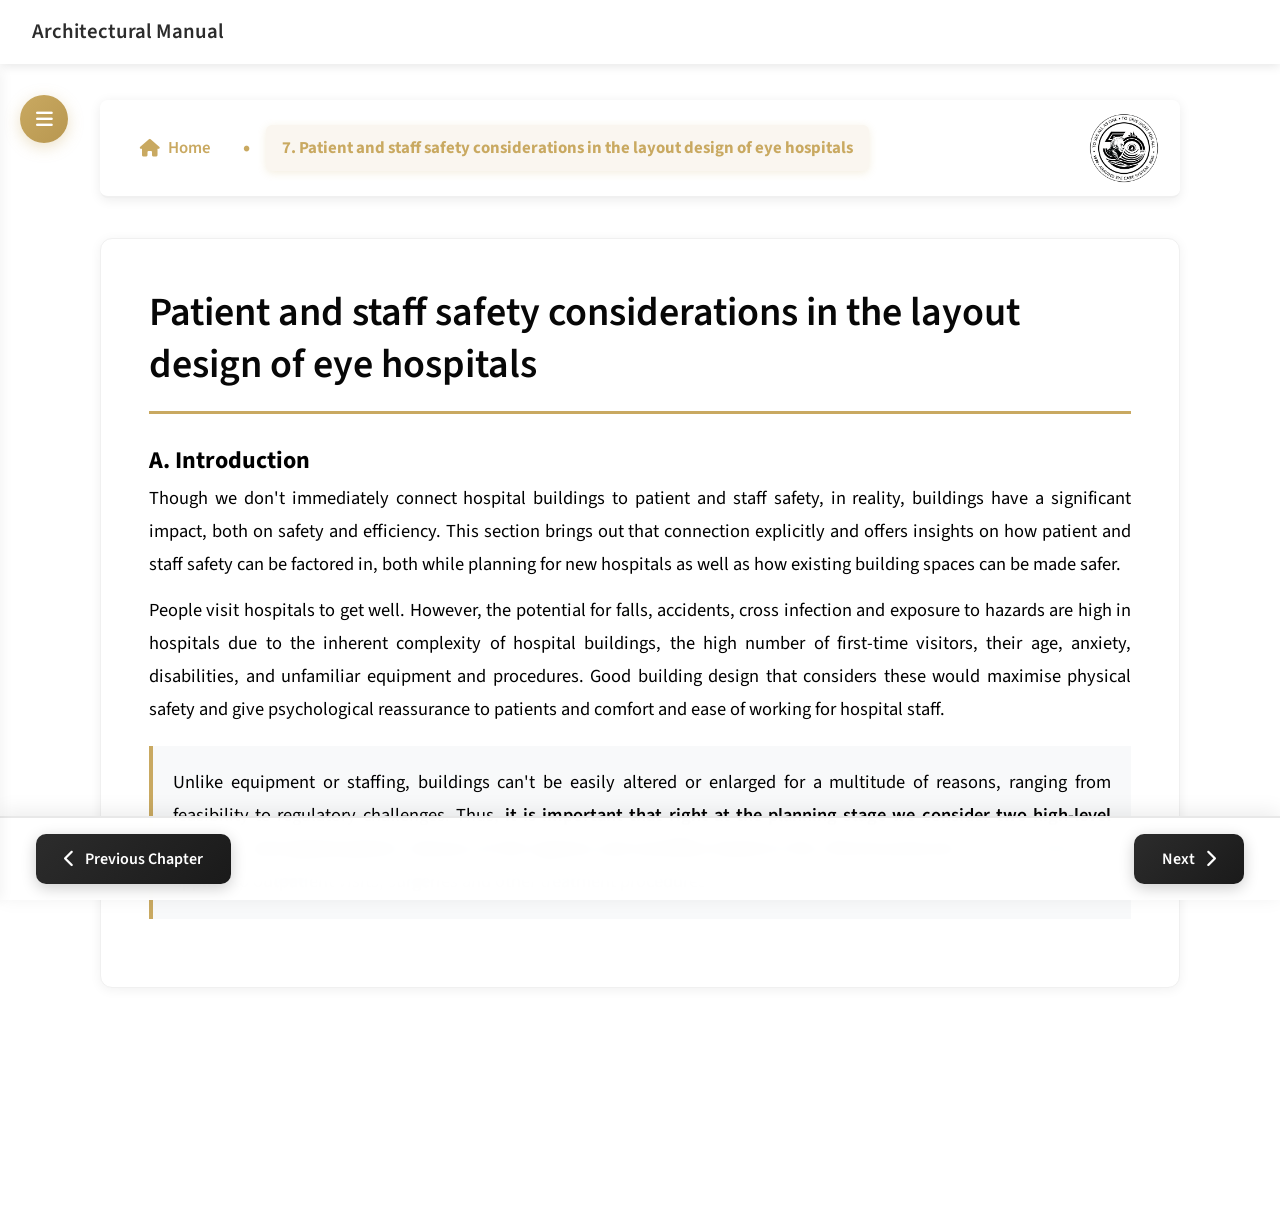
<file: chapter7.html>
<!DOCTYPE html>
<html lang="en">
<head>
    <meta charset="UTF-8">
    <meta name="viewport" content="width=device-width, initial-scale=1.0">
    <title>Patient and Staff Safety Considerations | Eye Care Design</title>
    <link rel="stylesheet" href="style.css">

    <link href="https://cdnjs.cloudflare.com/ajax/libs/font-awesome/6.0.0/css/all.min.css" rel="stylesheet">
</head>
<body>
    <nav class="navbar">
        <div class="nav-container">
            <div class="nav-logo">
                <h2>Architectural Manual</h2> 
            </div>
            <div class="menu-toggle" id="menuToggle">
                <span></span>
                <span></span>
                <span></span>
            </div>
        </div>
    </nav>

    <div class="menu-overlay" id="menuOverlay">
        <div class="menu-content">
            <div class="close-btn" id="closeBtn">
                <i class="fas fa-times"></i>
            </div>
            <ul class="menu-items">
                <li><a href="index.html">Home</a></li>
                <li><a href="#contact">Contact Us</a></li>
                <li><a href="#about">About Us</a></li>
                <li><a href="#guidelines">Guidelines</a></li>
                <li><a href="#feedback">Feedback</a></li>
            </ul>
        </div>
    </div>

    <button class="sidebar-toggle-btn" id="sidebarToggle">
        <i class="fas fa-bars"></i>
    </button>

    <div class="chapter-container">
        <aside class="chapter-sidebar" id="chapterSidebar">
            <div class="sidebar-header">
                <div class="close-btn sidebar-close-btn" id="sidebarCloseBtn">
                    <i class="fas fa-times"></i>
                </div>
                <h3>Patient &amp; Staff Safety Considerations</h3>
            </div>
            
            <nav class="sidebar-nav">
                <ul class="nav-list">
                    <li class="nav-item">
                        <div class="nav-link parent-link active" data-content="intro">
                            <i class="far fa-circle"></i>
                            <span>A) Introduction</span>
                        </div>
                    </li>

                    <li class="nav-item">
                        <div class="nav-link parent-link" data-content="safety-building-design">
                            <i class="far fa-circle"></i>
                            <span>B) Safety considerations in building design</span>
                        </div>
                    </li>

                    <li class="nav-item">
                        <div class="nav-link parent-link" data-content="safety-routine-work">
                            <i class="far fa-circle"></i>
                            <span>C) Safety considerations in routine work</span>
                        </div>
                    </li>

                    <li class="nav-item">
                        <div class="nav-link parent-link" data-content="good-building-design">
                            <i class="far fa-circle"></i>
                            <span>D) Good building design</span>
                        </div>
                    </li>

                    <li class="nav-item">
                        <div class="nav-link parent-link" data-content="references">
                            <i class="far fa-circle"></i>
                            <span>E) References</span>
                        </div>
                    </li>

                    <li class="nav-item">
                        <div class="nav-link parent-link" data-content="resources">
                            <i class="far fa-circle"></i>
                            <span>F) List of Resources</span>
                        </div>
                    </li>
                </ul>
            </nav>
        </aside>

        <main class="chapter-content">
            <div class="content-wrapper">
                <div class="content-header">
                    <div class="breadcrumb" id="breadcrumbNav">
                    </div>
                    <!-- 50th Logo OUTSIDE breadcrumb box -->
                    <div class="chapter-logo-container">
                        <img src="50 th_Final_Logo_2025_Black.png" alt="Aravind Eye Care Logo" class="chapter-logo">
                    </div>
                </div>

                <article class="main-article">

                    <!-- ============ A) INTRODUCTION ============ -->
                    <div class="content-block" id="content-intro">
                        <h1 class="article-title">Patient and staff safety considerations in the layout design of eye hospitals</h1>

                        <h2>A. Introduction</h2>
                        <p>Though we don't immediately connect hospital buildings to patient and staff safety, in reality, buildings have a significant impact, both on safety and efficiency. This section brings out that connection explicitly and offers insights on how patient and staff safety can be factored in, both while planning for new hospitals as well as how existing building spaces can be made safer.</p>

                        <p>People visit hospitals to get well. However, the potential for falls, accidents, cross infection and exposure to hazards are high in hospitals due to the inherent complexity of hospital buildings, the high number of first-time visitors, their age, anxiety, disabilities, and unfamiliar equipment and procedures. Good building design that considers these would maximise physical safety and give psychological reassurance to patients and comfort and ease of working for hospital staff.</p>

                        <div style="background: #f8f9fa; padding: 20px; border-left: 4px solid #c9a961; margin: 20px 0;">
                            <p style="margin:0;">Unlike equipment or staffing, buildings can't be easily altered or enlarged for a multitude of reasons, ranging from feasibility to regulatory challenges. Thus, <strong>it is important that right at the planning stage we consider two high-level factors – anticipated patient volumes at full capacity and workflow based on the clinical protocols.</strong> This consideration applies to outpatient visits, surgeries and other treatment procedures.</p>
                        </div>
                    </div>

                    <!-- ============ B) SAFETY IN BUILDING DESIGN ============ -->
                    <div class="content-block" id="content-safety-building-design" style="display: none;">
                        <h1 class="article-title">B. Safety considerations in building design</h1>

                        <p>Hospital buildings tend to be custom-built to accommodate required clinical procedures as well as the promoter's preferences. Patients who are already vulnerable, often find the hospital experience intimidating, especially during the initial visits, due to unfamiliarity with the process and flow. Multiple entries (Emergency, OP, IP) with signage or lack of it, disorienting patients, is just one example.</p>

                        <p>An understanding of the workflow requirements, appreciation of patient needs and factoring in anticipated growth of patient volumes, will all help in designing an efficient and safe hospital. Such understanding can also help make necessary changes in existing facilities, to enhance patient safety (ref: 2). In all this we need to recognize two important factors – first, by design in an eye hospital most patients tend to be visually challenged and elderly and second, some patients are likely to be the source of cross infections, due to other illnesses (ref: 1). The following are some of the more important considerations.</p>

                        <h3>1. Building configuration and workflow</h3>
                        <p>The layout of various clinical and patient-related administrative services should match the workflow. The space allocation for each of the services should reflect the patient volumes. When this isn't done, it results in bottlenecks, increased travel distances and criss-cross movement of patients and staff. The greater the movement, the more the scope for falls and accidents, thereby resulting in lower efficiency.</p>

                        <h3>2. Planning for growth in patient load and changes in technology</h3>
                        <p>As a hospital's reputation grows, so does the number of patients as well as the staff and equipment. New equipment and procedures would also require additional space. Under these circumstances, additional spaces for outpatient services and operating rooms must be contiguous to existing ones. This would ensure that the building layout continues to mirror the workflow (ref: 3).</p>
                        <p>This requires some foresight matched by appropriate provisioning in the plans. In the absence of this, it results in ad-hoc expansion which often duplicates equipment, staffing and a lot more movement. It must also be appreciated that insufficient and improper space allocation will result in overcrowding and compromised safety and caregiving processes.</p>
                    </div>

                    <!-- ============ C) SAFETY IN ROUTINE WORK ============ -->
                    <div class="content-block" id="content-safety-routine-work" style="display: none;">
                        <h1 class="article-title">C. Safety considerations in routine work (ref: 4)</h1>

                        <p>The safety considerations can be broadly grouped into two, as in everyday work and rare, but with catastrophic consequences. While some of these may be mandated by regulations, it is in the best interest to address them proactively. The following are lists of safety measures, further grouped under broad safety concerns.</p>

                        <h2>1.0 Everyday safety</h2>
                        <p>This relates to potential safety issues likely to occur every day as part of the routine caregiving process. There is a tendency in all of us to get used to challenges and shortcomings and figure out ways to work around them, rather than fixing them. So, it is important to do periodic audits, preferably by external persons. The following could serve as a guide or checklist, for existing or new buildings being planned.</p>

                        <h3>1.1 Preventing falls from heights, slips, and trips</h3>
                        <ul>
                            <li>Guard rails and barriers of sufficient height and strength in both interior and exterior spaces should be provided.</li>
                            <li>Interior and exterior floor surfaces should have sufficient traction to prevent slips and falls.</li>
                            <li>Clear visibility with good lighting at ramps, stairs and corridors.</li>
                            <li>Avoid sudden changes in floor levels at unexpected locations.</li>
                            <li>Wherever water is used, ensure it drains readily and doesn't create slippery surfaces.</li>
                        </ul>

                        <h3>1.2 Preventing collisions</h3>
                        <ul>
                            <li>All clear glass partitions should have visual barrier strips or designs to prevent anyone from mistakenly trying to walk through.</li>
                            <li>Use swing doors rather than sliding doors. People in a hurry tend to assume doors swing open and walk into sliding doors. It is also easier to operate swing doors while pushing wheelchairs and trolleys.</li>
                            <li>Use appropriate handles to open doors – a handle if a door has to be pulled open and a horizontal bar when a door has to be pushed open.</li>
                            <li>Where two directional movements are expected, use double swing doors with view panels.</li>
                            <li>The speed and force of auto-close doors should be calibrated to avoid accidents.</li>
                            <li>Avoid projections and low-hanging sign boards.</li>
                            <li>Avoid doors opening into corridors, ramps and stairs.</li>
                        </ul>

                        <h3>1.3 Prevention of workplace issues</h3>
                        <ul>
                            <li>Task lighting should be considered. Avoid glare on computer screens and worktops from bright lights and windows. Adjustable blinds can help in controlling glare from windows.</li>
                            <li>Good lighting ensures that labels and reports are properly read and reduces the chances of errors.</li>
                            <li>A noise-free environment enhances concentration and productivity. Communication between patient and caregiver is clearer, less ambiguous and more effective in spaces with low ambient noise.</li>
                            <li>Plan the internal layout of the room – position furniture, equipment and cables to enhance ease of work and safety.</li>
                            <li>Position equipment and power outlets appropriately. At all costs avoid cables snaking across floors or hanging in the air.</li>
                            <li>All hazardous equipment should be housed and used as recommended, with proper safety warnings posted.</li>
                            <li>Appropriate safety gear should be given to staff working with potentially hazardous equipment like lasers.</li>
                            <li>Good washrooms and break areas away from patients are often missed but essential.</li>
                        </ul>

                        <h3>1.4 Adequate ventilation and good indoor air quality</h3>
                        <ul>
                            <li>Maximize natural and good cross ventilation. Courtyards bring natural ventilation and lighting into deep hospital buildings.</li>
                            <li>Courtyards also act as social and spillover spaces, a great reference point for navigation and seamlessly connecting the outdoors with the indoors. Courtyards can expand capacities during emergencies as well.</li>
                            <li>Where natural ventilation is not feasible, plan on mechanical ventilation as per standards and work area requirements.</li>
                            <li>Hospital air conditioning needs are very specific and may not be met by domestic units. Consult experts for proper air conditioning. It's also important to have optimal relative humidity.</li>
                            <li>Use materials and furnishings that are low emitters of indoor air contaminants and volatile organic compounds (VOCs).</li>
                        </ul>

                        <h3>1.5 Electrical safety</h3>
                        <ul>
                            <li>All electrical installations should strictly be done as per the respective country's electrical safety codes.</li>
                            <li>Good earthing increases the safety as well as the life of sensitive electrical equipment.</li>
                            <li>Integrate safety devices in the electrical system to prevent short circuits and overloads.</li>
                            <li>Label all electrical panels. Have circuit diagrams displayed in panels for quick reference during emergencies.</li>
                            <li>Use colour coding of switches and power outlets to identify UPS power, power with standby and power without standby.</li>
                            <li>If wetness is noticed in and around an electrical installation, get it attended to on priority.</li>
                            <li>Replace immediately any exposed or frayed cables.</li>
                            <li>Do not plug in multiple pieces of equipment on the same outlet.</li>
                        </ul>

                        <h3>1.6 Hazardous materials and waste handling</h3>
                        <ul>
                            <li>Hospital processes may use and/or generate hazardous materials. Identify possible hazardous materials that need to be handled and lay out clear guidelines (SOPs) to isolate, remove and manage such materials.</li>
                            <li>Separate holding/storage areas must be planned for hazardous materials away from public use spaces.</li>
                            <li>Waste generated in hospitals, including contaminated materials and sharps, requires careful handling. Source segregation helps in proper management of waste and recycling. Design locations for collection bins in all areas of waste generation that ensure easy deposition and safe removal.</li>
                            <li>Disposal of contaminated waste should abide by local regulations, and in their absence, by practices advocated by WHO.</li>
                        </ul>

                        <h2>2.0 Rare occurrences</h2>
                        <p>Rare occurrences, as the name implies, may never happen — but when they do, the impact is often catastrophic. So, it is all the more important that there is adequate preparation and periodic mock drills and checks to ensure the readiness or fitness of the precautionary measures in place. This should be done even when not mandated. The following is a listing of potential rare occurrences and the required preparedness.</p>

                        <h3>2.1 Fire protection</h3>
                        <ul>
                            <li>Modern hospital buildings use electro-mechanical systems and fossil fuels which increase the possibility of fire hazards. Fire protection engineers must be involved in all aspects of design to ensure the protection of human life and to reduce potential losses to equipment and property from fire.</li>
                            <li>The building and fire codes must be adhered to.</li>
                            <li>Exit paths should be identified and kept clear of any obstruction at all times.</li>
                            <li>Areas of refuge – a place to safely gather to be rescued by fire personnel – in multi-storey buildings should be designated and maintained.</li>
                            <li>Proper fire detection, alarm and suppression systems can save life and property.</li>
                            <li>Emergency lighting and power systems should function and be kept in readiness at all times through regular checks and maintenance.</li>
                            <li>It is important to have fire-related information and signage displayed in local languages.</li>
                            <li>Regular fire drills and training of staff should be given priority.</li>
                        </ul>

                        <h3>2.2 Earthquakes</h3>
                        <ul>
                            <li>Most national building codes specify the highest degree of earthquake resistance for hospital buildings.</li>
                            <li>Hospitals not only have to be safe for their patients and staff but also should be able to function fully to provide relief to all affected in the area in the aftermath of earthquakes.</li>
                            <li>The integrity of the building to withstand earthquakes needs to be taken care of by experienced structural engineers and proper construction.</li>
                            <li>All large and heavy equipment should be properly anchored at all times to ensure that they do not cause damage during earthquakes.</li>
                            <li>Emergency preparedness for earthquakes should be part of the safety protocol of hospitals.</li>
                        </ul>

                        <h3>2.3 Storms, heavy rain, snow, flooding, landslides, etc.</h3>
                        <ul>
                            <li>Many natural and seasonal occurrences could create safety issues for hospitals.</li>
                            <li>Good site selection – higher ground, away from flowing water bodies, well-drained – helps to a great degree in mitigating possible safety issues during such natural calamities.</li>
                            <li>One may not have the luxury of an ideal site. Good engineering design can then greatly reduce damage from such hazards.</li>
                            <li>All equipment and systems meant to work during such eventualities, like storm drains and pumps, should be in working condition at all times and located in areas unlikely to be affected by flooding, etc.</li>
                        </ul>

                        <h3>2.4 Security from human threats</h3>
                        <ul>
                            <li>Security risks could range from pilferage and theft to vandalism and terrorist attacks. Hospitals are open to everyone and this makes them vulnerable to threats. However, the number of entrances could be planned, balancing functional needs, efficiency and security concerns.</li>
                            <li>Surveillance systems should be planned without compromising privacy.</li>
                            <li>The hospital design should be such that patients' and visitors' movement can be contained based on needs, and passing through unnecessary areas is avoided.</li>
                            <li>Areas of minimal movement like parking garages and storage areas should be closely monitored.</li>
                        </ul>
                    </div>

                    <!-- ============ D) GOOD BUILDING DESIGN ============ -->
                    <div class="content-block" id="content-good-building-design" style="display: none;">
                        <h1 class="article-title">D. Good building design</h1>

                        <p>Safety considerations in hospital buildings can go hand-in-hand to create a friendly environment and an enjoyable experience.</p>

                        <p>Courtyards, skylights, corridors leading towards points of visual interest/views, designed niches for parking stretchers and equipment and recesses, and the use of colour and texture serve functional needs and enhance the spatial experience. Modular planning and standardisation could bring easy comprehension of a hospital layout and provide flexibility, with minimal physical alteration.</p>

                        <div style="background: #fff3cd; border-left: 4px solid #ffc107; padding: 15px; margin: 20px 0;">
                            <p style="margin: 0;"><strong>Great hospital designs are people-centric.</strong></p>
                        </div>
                    </div>

                    <!-- ============ E) REFERENCES ============ -->
                    <div class="content-block" id="content-references" style="display: none;">
                        <h1 class="article-title">E. References</h1>
                        <ol style="line-height: 1.9;">
                            <li>Ulrich RS, Zimring C, Zhu X, DuBose J, Seo HB, Choi YS, et al. A review of the research literature on evidence-based healthcare design. HERD 2008;1(3):61-125.</li>
                            <li>Reiling JG, Knutzen BL, Wallen TK, McCullough S, Miller R, Chernos S. Enhancing the traditional hospital design process: a focus on patient safety. Jt Comm J Qual Saf 2004;30(3):115-24.</li>
                            <li>Health Facility Briefing System. International Health Facility Guidelines: Part B: health facility briefing. Version 5, October 2016. <a href="https://healthfacilityguidelines.com/GuidelineIndex/Index/Health-Facility-Briefing-and-Design" target="_blank" rel="noopener noreferrer">healthfacilityguidelines.com</a> (accessed 21 January 2021).</li>
                            <li>Joseph A, Rashid M. The architecture of safety: hospital design. Curr Opin Crit Care 2007;13(6):714-9.</li>
                        </ol>
                    </div>

                    <!-- ============ F) RESOURCES (placeholder, 4 dummy entries) ============ -->
                    <div class="content-block" id="content-resources" style="display: none;">
                        <h1 class="article-title">List of Resources</h1>


                        <div style="background: #ffffff; border: 1px solid #ddd; border-radius: 8px; padding: 25px; margin-bottom: 20px;">
                            <h2 style="color: #2c2c2c; margin-bottom: 25px; font-size: 1.3em; border-bottom: 2px solid #c9a961; padding-bottom: 10px;">
                                Resource Downloads
                            </h2>

                            <div style="margin-top: 20px;">
                                <!-- Resource 1 -->
                                <div style="margin-bottom: 30px; padding-bottom: 25px; border-bottom: 1px solid #ddd;">
                                    <h3 style="color: #2c2c2c; margin-bottom: 15px; font-size: 1.1em;">
                                        Ref 1 - A Review of the Research Literature on Evidence Ba
                                    </h3>
                                    <div class="resource-buttons" style="margin-left: 20px;">
                                        <a href="Ref 1 - A Review of the Research Literature on Evidence Ba.pdf" download class="btn-resource">
                                            <i class="fas fa-download"></i> Click to Download
                                        </a>
                                    </div>
                                </div>

                                <!-- Resource 2 -->
                                <div style="margin-bottom: 30px; padding-bottom: 25px; border-bottom: 1px solid #ddd;">
                                    <h3 style="color: #2c2c2c; margin-bottom: 15px; font-size: 1.1em;">
                                        Ref 2 - Enhancing the Traditional Hospital Design - Focus on Patient Safety
                                    </h3>
                                    <p style="margin-left: 20px; margin-bottom: 10px; color: #666; font-size: 0.95em;">Placeholder description — to be replaced</p>
                                    <div class="resource-buttons" style="margin-left: 20px;">
                                     <a href="Ref 2 - Enhancing the Traditional Hospital Design - Focus on Patient Safety.pdf" download class="btn-resource">
                                            <i class="fas fa-download"></i> Click to Download
                                        </a>
                                    </div>
                                </div>

                                <!-- Resource 3 -->
                                <div style="margin-bottom: 30px; padding-bottom: 25px; border-bottom: 1px solid #ddd;">
                                    <h3 style="color: #2c2c2c; margin-bottom: 15px; font-size: 1.1em;">
                                        Ref 3 - iHFG_part_b_outpatients_unit
                                    </h3>
                                    <p style="margin-left: 20px; margin-bottom: 10px; color: #666; font-size: 0.95em;">Placeholder description — to be replaced</p>
                                    <div class="resource-buttons" style="margin-left: 20px;">
                                    <a href="Ref 3 - iHFG_part_b_outpatients_unit.pdf" download class="btn-resource">
                                            <i class="fas fa-download"></i> Click to Download
                                        </a>
                                    </div>
                                </div>

                                <!-- Resource 4 -->
                                <div style="margin-bottom: 10px; padding-bottom: 5px;">
                                    <h3 style="color: #2c2c2c; margin-bottom: 15px; font-size: 1.1em;">
                                        Ref 4 - Joseph2007
                                    </h3>
                                    <p style="margin-left: 20px; margin-bottom: 10px; color: #666; font-size: 0.95em;">Placeholder description — to be replaced</p>
                                    <div class="resource-buttons" style="margin-left: 20px;">
                                        <a href="Ref 4 - Joseph2007.pdf" download class="btn-resource">
                                            <i class="fas fa-download"></i> Click to Download
                                        </a>
                                    </div>
                                </div>
                            </div>
                        </div>
                    </div>

                </article>

                <div class="content-navigation-static">
                    <button class="nav-btn prev-btn" id="prevBtn">
                        <i class="fas fa-chevron-left"></i>
                        <span>Previous</span>
                    </button>
                    <button class="nav-btn next-btn" id="nextBtn">
                        <span>Next</span>
                        <i class="fas fa-chevron-right"></i>
                    </button>
                </div>
            </div>
        </main>
    </div>

    <script src="scripit.js"></script>
</body>
</html>
</file>
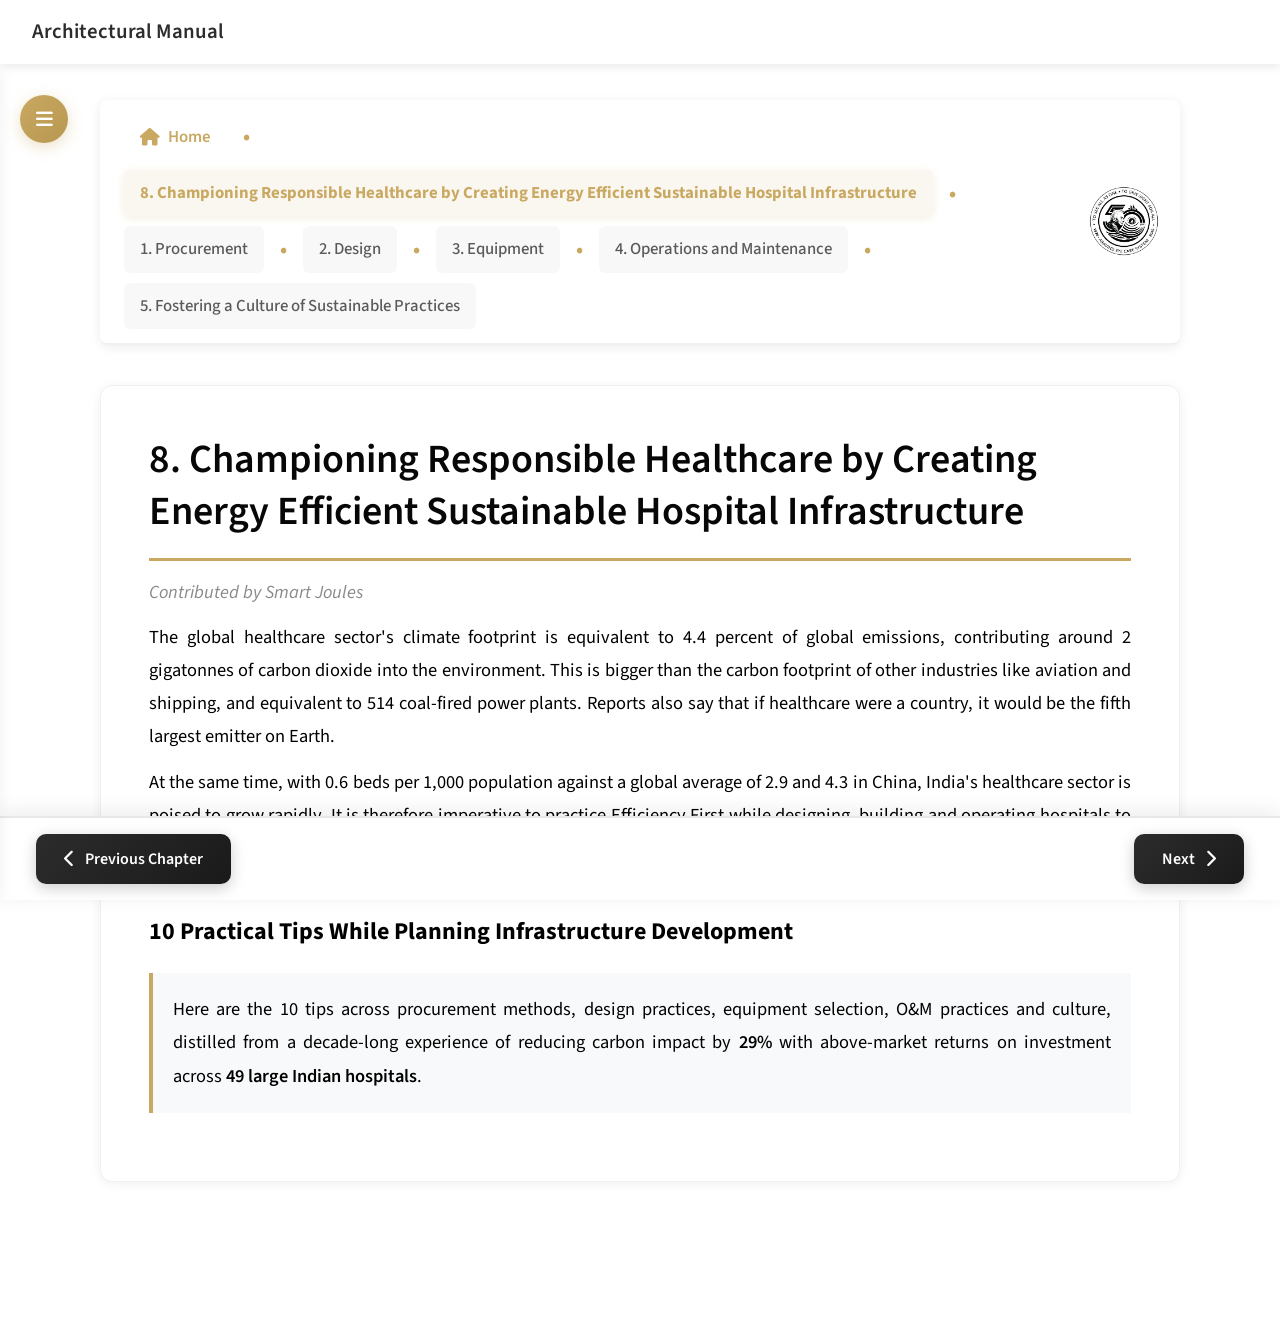
<file: chapter8.html>
<!DOCTYPE html>
<html lang="en">
<head>
    <meta charset="UTF-8">
    <meta name="viewport" content="width=device-width, initial-scale=1.0">
    <title>Championing Responsible Healthcare by Creating Energy Efficient Sustainable Hospital Infrastructure | Eye Care Design</title>
    <link rel="stylesheet" href="style.css">

    <link href="https://cdnjs.cloudflare.com/ajax/libs/font-awesome/6.0.0/css/all.min.css" rel="stylesheet">
</head>
<body>
    <nav class="navbar">
        <div class="nav-container">
            <div class="nav-logo">
                <h2>Architectural Manual</h2> 
            </div>
            <div class="menu-toggle" id="menuToggle">
                <span></span>
                <span></span>
                <span></span>
            </div>
        </div>
    </nav>

    <div class="menu-overlay" id="menuOverlay">
        <div class="menu-content">
            <div class="close-btn" id="closeBtn">
                <i class="fas fa-times"></i>
            </div>
            <ul class="menu-items">
                <li><a href="index.html">Home</a></li>
                <li><a href="#contact">Contact Us</a></li>
                <li><a href="#about">About Us</a></li>
                <li><a href="#guidelines">Guidelines</a></li>
                <li><a href="#feedback">Feedback</a></li>
            </ul>
        </div>
    </div>

    <button class="sidebar-toggle-btn" id="sidebarToggle">
        <i class="fas fa-bars"></i>
    </button>

    <div class="chapter-container">
        <aside class="chapter-sidebar" id="chapterSidebar">
            <div class="sidebar-header">
                <div class="close-btn sidebar-close-btn" id="sidebarCloseBtn">
                    <i class="fas fa-times"></i>
                </div>
                <h3>Energy Efficient Sustainable Hospital Infrastructure</h3>
            </div>
            
            <nav class="sidebar-nav">
                <ul class="nav-list">
                    <li class="nav-item">
                        <div class="nav-link parent-link active" data-content="intro">
                            <i class="far fa-circle"></i>
                            <span>Introduction</span>
                        </div>
                    </li>

                    <li class="nav-item">
                        <div class="nav-link parent-link" data-content="procurement">
                            <i class="far fa-circle"></i>
                            <span>1. Procurement</span>
                        </div>
                    </li>

                    <li class="nav-item">
                        <div class="nav-link parent-link" data-content="design">
                            <i class="far fa-circle"></i>
                            <span>2. Design</span>
                        </div>
                    </li>

                    <li class="nav-item">
                        <div class="nav-link parent-link" data-content="equipment">
                            <i class="far fa-circle"></i>
                            <span>3. Equipment</span>
                        </div>
                    </li>

                    <li class="nav-item">
                        <div class="nav-link parent-link" data-content="operations">
                            <i class="far fa-circle"></i>
                            <span>4. Operations and Maintenance</span>
                        </div>
                    </li>

                    <li class="nav-item">
                        <div class="nav-link parent-link" data-content="culture">
                            <i class="far fa-circle"></i>
                            <span>5. Fostering a Culture of Sustainable Practices</span>
                        </div>
                    </li>
                </ul>
            </nav>
        </aside>

        <main class="chapter-content">
            <div class="content-wrapper">
                <div class="content-header">
                    <div class="breadcrumb" id="breadcrumbNav">
                    </div>
                    <!-- 50th Logo OUTSIDE breadcrumb box -->
                    <div class="chapter-logo-container">
                        <img src="50 th_Final_Logo_2025_Black.png" alt="Aravind Eye Care Logo" class="chapter-logo">
                    </div>
                </div>

                <article class="main-article">

                    <!-- ============ INTRODUCTION ============ -->
                    <div class="content-block" id="content-intro">
                        <h1 class="article-title">8. Championing Responsible Healthcare by Creating Energy Efficient Sustainable Hospital Infrastructure</h1>
                        <p style="color:#8a8a8a; font-style: italic; margin-top: -10px;">Contributed by Smart Joules</p>

                        <p>The global healthcare sector's climate footprint is equivalent to 4.4 percent of global emissions, contributing around 2 gigatonnes of carbon dioxide into the environment. This is bigger than the carbon footprint of other industries like aviation and shipping, and equivalent to 514 coal-fired power plants. Reports also say that if healthcare were a country, it would be the fifth largest emitter on Earth.</p>

                        <p>At the same time, with 0.6 beds per 1,000 population against a global average of 2.9 and 4.3 in China, India's healthcare sector is poised to grow rapidly. It is therefore imperative to practice Efficiency First while designing, building and operating hospitals to meet India's burning need. The good news is that simple and proven methods to make substantial reductions in carbon impact exist today, and that most sustainable options are also the most economical.</p>

                        <h2>10 Practical Tips While Planning Infrastructure Development</h2>

                        <div style="background: #f8f9fa; padding: 20px; border-left: 4px solid #c9a961; margin: 20px 0;">
                            <p style="margin:0;">Here are the 10 tips across procurement methods, design practices, equipment selection, O&amp;M practices and culture, distilled from a decade-long experience of reducing carbon impact by <strong>29%</strong> with above-market returns on investment across <strong>49 large Indian hospitals</strong>.</p>
                        </div>
                    </div>

                    <!-- ============ 1) PROCUREMENT ============ -->
                    <div class="content-block" id="content-procurement" style="display: none;">
                        <h1 class="article-title">1. Procurement</h1>

                        <h3>a. Procurement move to performance contracting models</h3>
                        <p>Since individual institutions are unlikely to be subject matter experts in energy, one of the most potent tools at leadership's disposal is to move towards performance contracting related to their main energy-consuming systems. For instance, if one insists on buying cooling at a fixed price per ton-hour rather than separately buying design services, equipment such as chillers, pumps and cooling towers, and O&amp;M services to run the infrastructure, the industry would naturally gravitate towards optimising energy efficiency to minimize cooling cost.</p>

                        <h3>b. Choose lowest lifecycle, not capital costs</h3>
                        <p>Start asking your procurement teams to present comparative analysis of various capital equipment in terms of total cost of ownership over its useful life, including capital costs, maintenance costs and resource (energy, water, chemicals) costs. Often you will find that the lowest lifecycle cost equipment is also the most sustainable option, since the largest component of lifecycle cost of ownership is not the equipment itself, but the cost of energy it consumes over time.</p>
                    </div>

                    <!-- ============ 2) DESIGN ============ -->
                    <div class="content-block" id="content-design" style="display: none;">
                        <h1 class="article-title">2. Design</h1>

                        <h3>a. Adopt adaptive thermal comfort</h3>
                        <p>The single largest energy consumer in any hospital is the cooling system. Cooling system designers must apply the concept of adaptive thermal comfort, which recognises that facilities needn't maintain fixed temperature conditions throughout the year since people's preferences change with seasonal changes and external weather conditions. It allows facilities to achieve higher energy efficiency and more comfortable indoor climates for occupants, while enhancing chances for top green building ratings and boosting overall facility value.</p>

                        <h3>b. Choose passive and water-based cooling</h3>
                        <p>Passive cooling technologies and practices harness natural processes to maintain comfortable indoor temperatures. If practised at the design stage, they can minimise reliance on mechanical cooling systems, achieving a lower carbon footprint, lower up-front and operational costs, enhanced thermal comfort, greater space availability, and higher facility value. Passive cooling includes natural ventilation, shading and sun control techniques, using materials with high thermal mass (e.g., concrete, brick) that absorb and store heat during the day and release it at night in the building structure, interior walls and floors, cool/green roofs, evaporative cooling, structure cooling, optimal building orientation, etc.</p>
                        <p>If there is still a need for mechanical cooling to cover remaining loads or for dehumidification, one should rely on water-based systems (water-cooled chillers, radiant cooling) vs. air-based ones (air-cooled chillers, VRVs, split ACs) since they offer 40-50% higher energy efficiency levels and much lower lifecycle costs of ownership.</p>

                        <h3>c. Choose electric vs. solid, liquid or gaseous fuels</h3>
                        <p>Hospitals often rely on solid (coal), liquid (furnace oil, diesel, LPG) and gaseous (PNG, CNG) fossil fuels to fulfil their heating requirements for kitchens, laundries, sterilization departments and domestic hot water needs (bathing). Electrification of heating by using heat pumps and electric boilers offers a profitable decarbonization alternative, especially since the carbon intensity of electricity overall is rapidly declining with the widespread adoption of renewable energy.</p>
                    </div>

                    <!-- ============ 3) EQUIPMENT ============ -->
                    <div class="content-block" id="content-equipment" style="display: none;">
                        <h1 class="article-title">3. Equipment</h1>

                        <h3>a. Ask for premium efficiency models</h3>
                        <p>Designers, OEMs and contractors routinely choose lower efficiency models as their default choice since they are more mainstream and often slightly cheaper in capital cost. However, high efficiency models exist for almost any appliance or equipment that one needs to install in a hospital, including lighting (LEDs), fans (BLDC fans), motors (IE5 motors), cooling towers (low approach cooling towers), refrigerators (5-star rated), etc. Asking partners to opt for the highest efficiency models by default will lead to more sustainable and, over the long term, more economical and reliable infrastructure.</p>

                        <h3>b. Choose variable speed equipment</h3>
                        <p>Hospital needs are dynamic in nature. For instance, the need for cooling, hot water and steam changes within a day and across seasons with changes in occupancy and weather. Therefore, the equipment and systems that serve them need the ability to also calibrate their output to maintain high efficiency levels under various loading scenarios. This necessitates the need to aggressively opt for variable speed drives (VSDs / VFDs) in all the large (&gt;1.5 kW) blowers (AHUs), pumps (raw water, STP, HVAC) and compressors (chillers, air compressors) installed in our hospitals.</p>

                        <div style="background: #fff3cd; border-left: 4px solid #ffc107; padding: 15px; margin: 20px 0;">
                            <p style="margin: 0;">VFDs typically have very short payback periods (&lt;1 year) since the ratio of reduction of power input to reduction of system output follows a cubic law &mdash; a 30% reduction in air flow saves 65% of power from an AHU.</p>
                        </div>
                    </div>

                    <!-- ============ 4) OPERATIONS AND MAINTENANCE ============ -->
                    <div class="content-block" id="content-operations" style="display: none;">
                        <h1 class="article-title">4. Operations and Maintenance</h1>

                        <h3>a. Utilize 100% of STP water on-site</h3>
                        <p>Most hospitals spend massive amounts of money on meeting their water needs through fresh water from municipal connections, tankers or borewell systems, while at the same time discharging inadequately treated water to their surroundings. Properly designed and well-operated sewage treatment plants can allow hospitals to reuse close to 100% of their wastewater on-site in applications such as cooling, flushing and gardening. This leads to minimal fresh water costs as well as better alignment with existing and future regulations around wastewater disposal. Companies such as Digital Paani, Boson White Water and ECOSTP provide comprehensive solutions for hospitals' needs.</p>

                        <h3>b. Practice continuous monitoring and reporting against relevant KPIs</h3>
                        <p>The key to successful implementation of any decarbonization or energy efficiency drive lies in formulating a set of compelling key performance indicators (KPIs) and instituting systems to continuously monitor and report against these KPIs. For hospitals, these key metrics include kWh/bed, kW/ton for cooling, running hours of key energy-guzzling equipment, set points and area temperatures maintained, kWh consumed every month by the top 10 energy consuming equipment, etc. Infrastructure to measure, record, store, display, analyse and report such data is extremely cost effective today and must be opted for by default by hospitals.</p>
                    </div>

                    <!-- ============ 5) CULTURE ============ -->
                    <div class="content-block" id="content-culture" style="display: none;">
                        <h1 class="article-title">5. Fostering a Culture of Sustainable Practices</h1>

                        <h3>Moving sustainability from the basement to the boardroom</h3>
                        <p>Perhaps the most important initiative of all is to culturally practice sustainability, starting with leadership teams. If leadership starts asking the right questions to the right people at the right time, results will follow. For instance, sustainability metrics around energy and water are reported every month by site engineering teams to unit heads, by unit heads to corporate leadership teams, and then in turn to the Board of Directors in companies such as KIMS and Aster. Other chains such as Apollo encourage their Chief Engineers to apply for national and international conferences and competitions around energy efficiency and sustainability, offering them a chance to enhance their knowledge and aggression levels with respect to sustainability.</p>

                        <div style="background: #f8f9fa; padding: 20px; border-left: 4px solid #c9a961; margin: 20px 0; font-size: 0.92em; color: #5a5a5a;">
                            <p style="margin:0;"><em>Smart Joules is an Indian climate-tech startup founded in 2014 that helps large commercial buildings and hospitals reduce their energy waste and cooling costs. It uses IoT and artificial intelligence systems to optimise energy use through a pay-as-you-save model.</em></p>
                        </div>
                    </div>

                </article>

                <div class="content-navigation-static">
                    <button class="nav-btn prev-btn" id="prevBtn">
                        <i class="fas fa-chevron-left"></i>
                        <span>Previous</span>
                    </button>
                    <button class="nav-btn next-btn" id="nextBtn">
                        <span>Next</span>
                        <i class="fas fa-chevron-right"></i>
                    </button>
                </div>
            </div>
        </main>
    </div>

    <script src="scripit.js"></script>
</body>
</html>
</file>
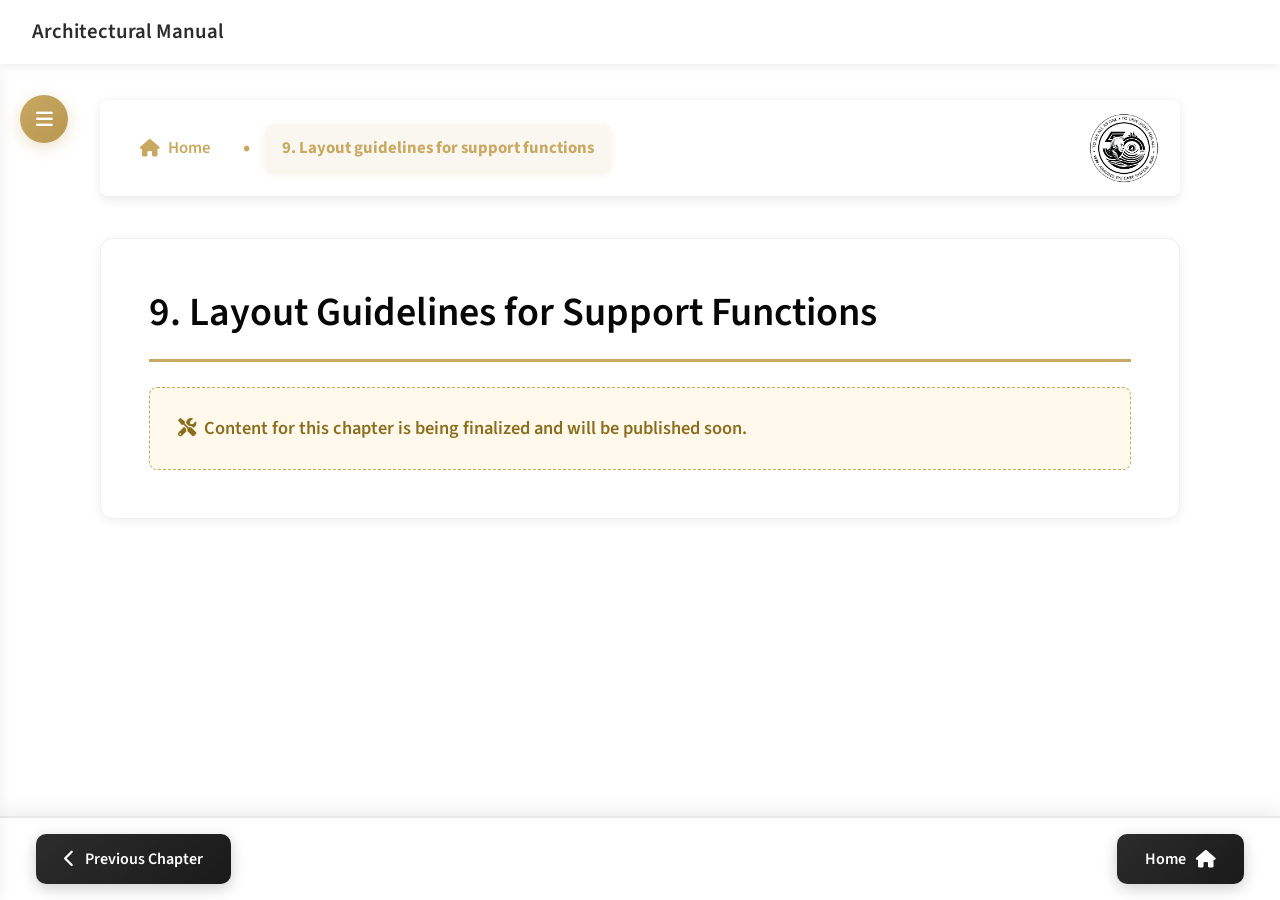
<file: chapter9.html>
<!DOCTYPE html>
<html lang="en">
<head>
    <meta charset="UTF-8">
    <meta name="viewport" content="width=device-width, initial-scale=1.0">
    <title>Chapter 9 - Layout Guidelines for Support Functions | Eye Care Design</title>
    <link rel="stylesheet" href="style.css">

    <link href="https://cdnjs.cloudflare.com/ajax/libs/font-awesome/6.0.0/css/all.min.css" rel="stylesheet">
</head>
<body>
    <nav class="navbar">
        <div class="nav-container">
            <div class="nav-logo">
                <h2>Architectural Manual</h2> 
            </div>
            <div class="menu-toggle" id="menuToggle">
                <span></span>
                <span></span>
                <span></span>
            </div>
        </div>
    </nav>

    <div class="menu-overlay" id="menuOverlay">
        <div class="menu-content">
            <div class="close-btn" id="closeBtn">
                <i class="fas fa-times"></i>
            </div>
            <ul class="menu-items">
                <li><a href="index.html">Home</a></li>
                <li><a href="#contact">Contact Us</a></li>
                <li><a href="#about">About Us</a></li>
                <li><a href="#guidelines">Guidelines</a></li>
                <li><a href="#feedback">Feedback</a></li>
            </ul>
        </div>
    </div>

    <button class="sidebar-toggle-btn" id="sidebarToggle">
        <i class="fas fa-bars"></i>
    </button>

    <div class="chapter-container">
        <aside class="chapter-sidebar" id="chapterSidebar">
            <div class="sidebar-header">
                <div class="close-btn sidebar-close-btn" id="sidebarCloseBtn">
                    <i class="fas fa-times"></i>
                </div>
                <h3>Layout Guidelines for Support Functions</h3>
            </div>
            
            <nav class="sidebar-nav">
                <ul class="nav-list">
                    <li class="nav-item">
                        <div class="nav-link parent-link active" data-content="intro">
                            <i class="far fa-circle"></i>
                            <span>Introduction</span>
                        </div>
                    </li>
                </ul>
            </nav>
        </aside>

        <main class="chapter-content">
            <div class="content-wrapper">
                <div class="content-header">
                    <div class="breadcrumb" id="breadcrumbNav">
                    </div>
                    <!-- 50th Logo OUTSIDE breadcrumb box -->
                    <div class="chapter-logo-container">
                        <img src="50 th_Final_Logo_2025_Black.png" alt="Aravind Eye Care Logo" class="chapter-logo">
                    </div>
                </div>

                <article class="main-article">
                    <div class="content-block" id="content-intro">
                        <h1 class="article-title">9. Layout Guidelines for Support Functions</h1>

                        <div style="background: #fff9ec; border: 1px dashed #c9a961; border-radius: 8px; padding: 24px 28px; margin-top: 10px;">
                            <p style="margin: 0; color: #8a6d1f; font-weight: 600;">
                                <i class="fas fa-tools" style="margin-right: 8px;"></i>Content for this chapter is being finalized and will be published soon.
                            </p>
                            
                        </div>
                    </div>
                </article>

                <div class="content-navigation-static">
                    <button class="nav-btn prev-btn" id="prevBtn">
                        <i class="fas fa-chevron-left"></i>
                        <span>Previous</span>
                    </button>
                    <button class="nav-btn next-btn" id="nextBtn" style="display:none;">
                        <span>Next Chapter</span>
                        <i class="fas fa-chevron-right"></i>
                    </button>
                    <button class="nav-btn next-btn" id="homeBtn">
                        <i class="fas fa-home"></i>
                        <span>Home</span>
                    </button>
                </div>
            </div>
        </main>
    </div>

    <script src="scripit.js"></script>
</body>
</html>
</file>
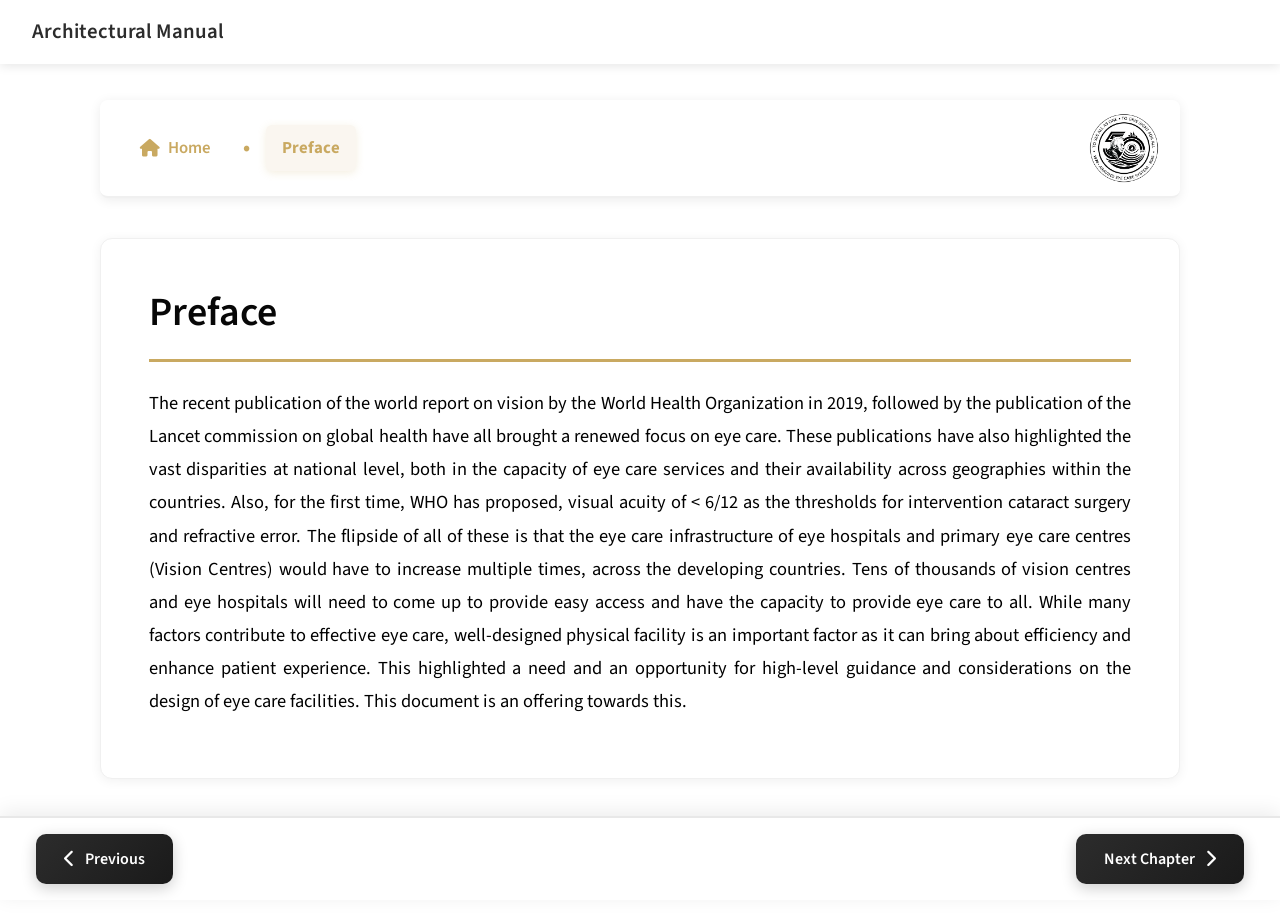
<file: Preface.html>
<!DOCTYPE html>
<html lang="en">
<head>
    <meta charset="UTF-8">
    <meta name="viewport" content="width=device-width, initial-scale=1.0">
    <title>Preface | Eye Care Design</title>
    <link rel="stylesheet" href="style.css">
    <link href="https://cdnjs.cloudflare.com/ajax/libs/font-awesome/6.0.0/css/all.min.css" rel="stylesheet">
</head>
<body>
    <nav class="navbar">
        <div class="nav-container">
            <div class="nav-logo">
                <h2>Architectural Manual</h2> 
            </div>
            <div class="menu-toggle" id="menuToggle">
                <span></span>
                <span></span>
                <span></span>
            </div>
        </div>
    </nav>

    <div class="menu-overlay" id="menuOverlay">
        <div class="menu-content">
            <div class="close-btn" id="closeBtn">
                <i class="fas fa-times"></i>
            </div>
            <ul class="menu-items">
                <li><a href="index.html">Home</a></li>
                <li><a href="#contact">Contact Us</a></li>
                <li><a href="#about">About Us</a></li>
                <li><a href="#guidelines">Guidelines</a></li>
                <li><a href="#feedback">Feedback</a></li>
            </ul>
        </div>
    </div>

    <div class="chapter-container">
        <main class="chapter-content">
            <div class="content-wrapper">
                <div class="content-header">
                    <div class="breadcrumb" id="breadcrumbNav">
                        <div class="breadcrumb-item">
                            <a href="index.html" class="breadcrumb-link breadcrumb-primary">
                                <i class="fas fa-home"></i>
                                <span>Home</span>
                            </a>
                        </div>
                        
                        <span class="breadcrumb-dot">•</span>
                        
                        <div class="breadcrumb-item">
                            <span class="breadcrumb-link breadcrumb-primary active">Preface</span>
                        </div>

                    </div>

                    <!-- 50th Logo OUTSIDE breadcrumb box -->
                    <div class="chapter-logo-container">
                        <img src="50 th_Final_Logo_2025_Black.png" alt="Aravind Eye Care Logo" class="chapter-logo">
                    </div>
                </div>

                <article class="main-article">
                    <div class="content-block" id="content-intro">
                        <h1 class="article-title">Preface</h1>
                        
                        <div class="article-content">
                            <p>The recent publication of the world report on vision by the World Health Organization in 2019, followed by the publication of the Lancet commission on global health have all brought a renewed focus on eye care. These publications have also highlighted the vast disparities at national level, both in the capacity of eye care services and their availability across geographies within the countries. Also, for the first time, WHO has proposed, visual acuity of < 6/12 as the thresholds for intervention cataract surgery and refractive error. The flipside of all of these is that the eye care infrastructure of eye hospitals and primary eye care centres (Vision Centres) would have to increase multiple times, across the developing countries. Tens of thousands of vision centres and eye hospitals will need to come up to provide easy access and have the capacity to provide eye care to all. While many factors contribute to effective eye care, well-designed physical facility is an important factor as it can bring about efficiency and enhance patient experience. This highlighted a need and an opportunity for high-level guidance and considerations on the design of eye care facilities. This document is an offering towards this.</p>
                        </div>
                    </div>
                </article>

                <!-- STATIC NAVIGATION BUTTONS AT BOTTOM -->
                <div class="content-navigation-static">
                    <button class="nav-btn prev-btn" id="prevBtn" onclick="window.location.href='index.html'">
                        <i class="fas fa-chevron-left"></i>
                        <span>Previous</span>
                    </button>
                    <button class="nav-btn next-btn" id="nextBtn" onclick="window.location.href='chapter1.html'">
                        <span>Next Chapter</span>
                        <i class="fas fa-chevron-right"></i>
                    </button>
                </div>
            </div>
        </main>
    </div>

    <script src="scripit.js"></script>
</body>
</html>
</file>
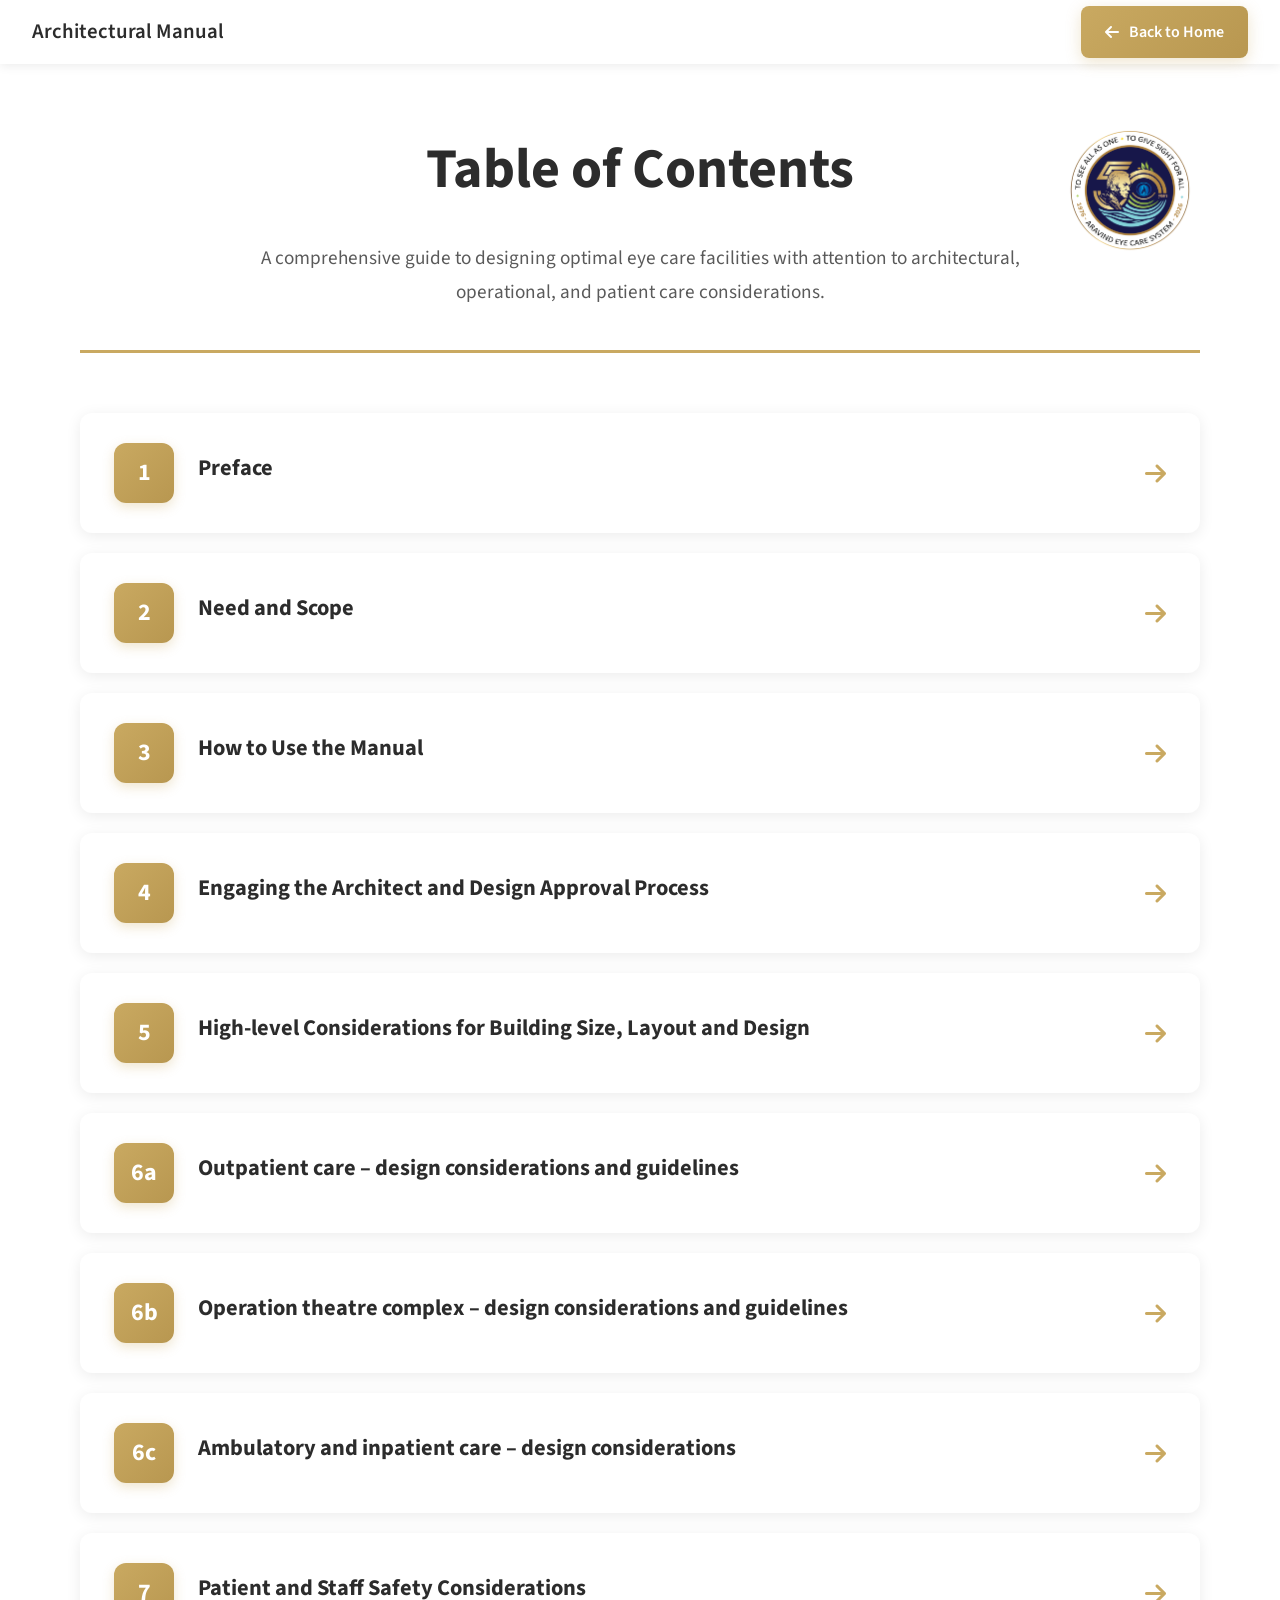
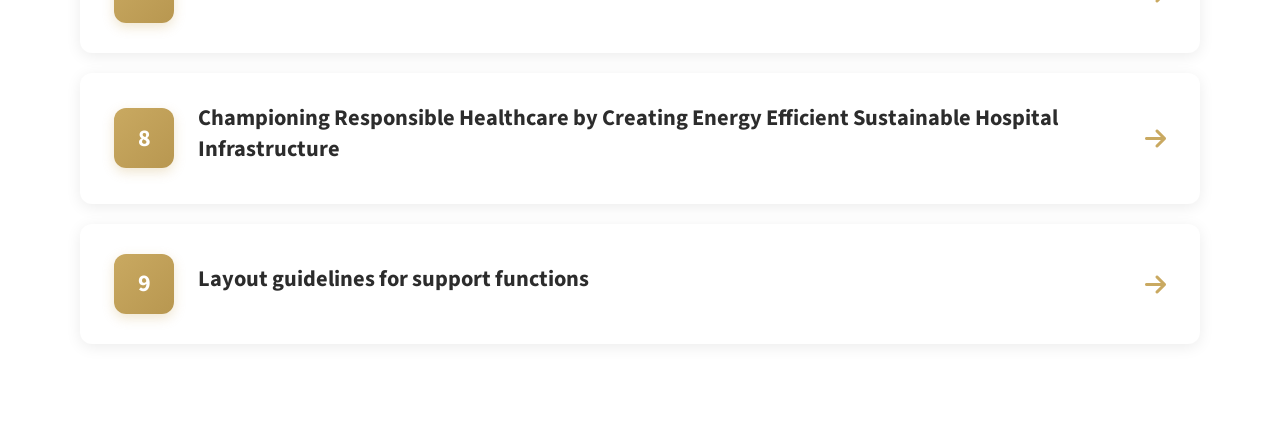
<file: Toc.html>
<!DOCTYPE html>
<html lang="en">
<head>
    <meta charset="UTF-8">
    <meta name="viewport" content="width=device-width, initial-scale=1.0">
    <title>Table of Contents | Eye Care Design</title>
    <link rel="stylesheet" href="style.css">
     <link href="https://cdnjs.cloudflare.com/ajax/libs/font-awesome/6.0.0/css/all.min.css" rel="stylesheet">
   
</head>
<body>
    <nav class="navbar">
        <div class="nav-container">
            <div class="nav-logo">
                <h2>Architectural Manual</h2>
            </div>
            <a href="index.html" class="back-btn">
                <i class="fas fa-arrow-left"></i>
                <span>Back to Home</span>
            </a>
        </div>
        
    </nav>

    <div class="toc-container">
        <div class="toc-header">
            <img src="50 th_Final_Logo_2025.PNG.png" alt="Aravind Eye Care Logo" class="toc-corner-logo">
            <h1>Table of Contents</h1>
            <p>A comprehensive guide to designing optimal eye care facilities with attention to architectural, operational, and patient care considerations.</p>
        </div>
        

        <div class="toc-list">
            <!-- Item 1 -->
            <div class="toc-item active">
                <a href="Preface.html" class="toc-link">
                    <div class="toc-number">1</div>
                    <div class="toc-content">
                        <div class="toc-title">Preface</div>
                    </div>
                    <i class="fas fa-arrow-right toc-arrow"></i>
                </a>
            </div>

            <!-- Item 2 -->
            
            <div class="toc-item">
                <a href="chapter1.html" class="toc-link">
                    <div class="toc-number">2</div>
                    <div class="toc-content">
                        <div class="toc-title">Need and Scope</div>
                    </div>
                    <i class="fas fa-arrow-right toc-arrow"></i>
                </a>
            </div>

            <!-- Item 3 -->
            <div class="toc-item">
                <a href="chapter2.html" class="toc-link">
                    <div class="toc-number">3</div>
                    <div class="toc-content">
                        <div class="toc-title">How to Use the Manual</div>
                    </div>
                    <i class="fas fa-arrow-right toc-arrow"></i>
                </a>
            </div>

            <!-- Item 4 -->
            <div class="toc-item">
                <a href="chapter3.html" class="toc-link">
                    <div class="toc-number">4</div>
                    <div class="toc-content">
                        <div class="toc-title">Engaging the Architect and Design Approval Process</div>
                    </div>
                    <i class="fas fa-arrow-right toc-arrow"></i>
                </a>
            </div>

            <!-- Item 5 -->
            <div class="toc-item">
                <a href="chapter4.html" class="toc-link">
                    <div class="toc-number">5</div>
                    <div class="toc-content">
                        <div class="toc-title">High-level Considerations for Building Size, Layout and Design</div>
                    </div>
                    <i class="fas fa-arrow-right toc-arrow"></i>
                </a>
            </div>

            <!-- Item 6 -->
            <div class="toc-item">
                <a href="chapter6a.html" class="toc-link">
                    <div class="toc-number">6a</div>
                    <div class="toc-content">
                        <div class="toc-title">Outpatient care – design considerations and guidelines</div>
                    </div>
                    <i class="fas fa-arrow-right toc-arrow"></i>
                </a>
            </div>

            <!-- Item 7 -->
            <div class="toc-item">
                <a href="chapter6b.html" class="toc-link">
                    <div class="toc-number">6b</div>
                    <div class="toc-content">
                        <div class="toc-title">Operation theatre complex – design considerations and guidelines</div>
                    </div>
                    <i class="fas fa-arrow-right toc-arrow"></i>
                </a>
            </div>

            <!-- Item 8 -->
            <div class="toc-item">
                <a href="chapter6c.html" class="toc-link">
                    <div class="toc-number">6c</div>
                    <div class="toc-content">
                        <div class="toc-title">Ambulatory and inpatient care – design considerations</div>
                    </div>
                    <i class="fas fa-arrow-right toc-arrow"></i>
                </a>
            </div>

            <!-- Item 9 -->
            <div class="toc-item">
                <a href="chapter7.html" class="toc-link">
                    <div class="toc-number">7</div>
                    <div class="toc-content">
                        <div class="toc-title">Patient and Staff Safety Considerations</div>
                    </div>
                    <i class="fas fa-arrow-right toc-arrow"></i>
                </a>
            </div>

            <!-- Item 10 -->
            <div class="toc-item">
                <a href="chapter8.html" class="toc-link">
                    <div class="toc-number">8</div>
                    <div class="toc-content">
                        <div class="toc-title">Championing Responsible Healthcare by Creating Energy Efficient Sustainable Hospital Infrastructure</div>
                    </div>
                    <i class="fas fa-arrow-right toc-arrow"></i>
                </a>
            </div>

            <!-- Item 11 -->
            <div class="toc-item">
                <a href="chapter9.html" class="toc-link">
                    <div class="toc-number">9</div>
                    <div class="toc-content">
                        <div class="toc-title">Layout guidelines for support functions</div>
                    </div>
                    <i class="fas fa-arrow-right toc-arrow"></i>
                </a>
            </div>

            <!-- Items 12, 13, 14 - HIDDEN (coming soon) -->
            <!-- <div class="toc-item">
                <a href="#" class="toc-link">
                    <div class="toc-number">12</div>
                    <div class="toc-content">
                        <div class="toc-title">Checklists</div>
                        <div class="toc-description">Comprehensive verification tools for each phase</div>
                    </div>
                    <i class="fas fa-arrow-right toc-arrow"></i>
                </a>
            </div>
            <div class="toc-item">
                <a href="#" class="toc-link">
                    <div class="toc-number">13</div>
                    <div class="toc-content">
                        <div class="toc-title">Layouts</div>
                        <div class="toc-description">Sample floor plans and architectural drawings</div>
                    </div>
                    <i class="fas fa-arrow-right toc-arrow"></i>
                </a>
            </div>
            <div class="toc-item">
                <a href="#" class="toc-link">
                    <div class="toc-number">14</div>
                    <div class="toc-content">
                        <div class="toc-title">Resources and References</div>
                        <div class="toc-description">Additional materials and citation sources</div>
                    </div>
                    <i class="fas fa-arrow-right toc-arrow"></i>
                </a>
            </div> -->
        </div>
    </div>
</body>
</html>
</file>
<file: style.css>
/* Font Import */
    @import url('https://fonts.googleapis.com/css2?family=Source+Sans+Pro:wght@300;400;600;700&display=swap');

    * {
        margin: 0;
        padding: 0;
        box-sizing: border-box;
    }

    body {
        font-family: 'Source Sans Pro', sans-serif;
        line-height: 1.8;
        color: #000000;
        background-color: #ffffff;
        overflow-x: hidden;
    }

    h1, h2, h3, h4, h5, h6 {
        font-family: 'Source Sans Pro', sans-serif;
    }

    .container {
        max-width: 1400px;
        margin: 0 auto;
        padding: 0 40px;
    }

  
    .navbar {
        position: fixed;
        top: 0;
        width: 100%;
        background: rgba(255, 255, 255, 0.95);
        backdrop-filter: blur(10px);
        z-index: 1000;
        padding: 0;
        height: 64px;
        box-shadow: 0 2px 10px rgba(0, 0, 0, 0.08);
        transition: background 0.3s ease, box-shadow 0.3s ease;
        display: flex;
        align-items: center;
    }

    .nav-container {
        width: 100%;
        max-width: 100%;
        margin: 0;
        padding: 0 28px;
        display: flex;
        justify-content: space-between;
        align-items: center;
        height: 64px;
        gap: 15px;
    }

    .nav-logo {
        flex: 1;
    }

    .nav-logo h2 {
        color: #2c2c2c;
        font-size: 1.3rem;
        font-weight: 600;
        font-family: 'Source Sans Pro', sans-serif;
        margin: 0;
        line-height: 1;
        white-space: nowrap;
    }

    /* Hide hamburger on desktop */
    .menu-toggle {
        display: none;
        flex-direction: column;
        cursor: pointer;
        padding: 10px;
        background: transparent;
        border: none;
        justify-content: center;
        align-items: center;
        min-width: 48px;
        flex-shrink: 0;
    }

    .menu-toggle span {
        width: 28px;
        height: 3px;
        background: #2c2c2c;
        margin: 3px 0;
        transition: all 0.3s ease;
        border-radius: 2px;
        display: block;
    }

    .menu-overlay {
        position: fixed;
        top: 0;
        left: 0;
        width: 100%;
        height: 100vh;
        background: rgba(44, 44, 44, 0.98);
        backdrop-filter: blur(10px);
        z-index: 2000;
        display: flex;
        justify-content: center;
        align-items: center;
        opacity: 0;
        visibility: hidden;
        transition: all 0.3s ease;
    }

    .menu-overlay.active {
        opacity: 1;
        visibility: visible;
    }

    .menu-content {
        text-align: center;
        position: relative;
        padding: 20px;
    }

    .close-btn {
        position: absolute;
        top: -60px;
        right: 10px;
        color: #fff;
        font-size: 2.5rem;
        cursor: pointer;
        transition: all 0.3s;
        width: 50px;
        height: 50px;
        display: flex;
        align-items: center;
        justify-content: center;
    }

    .close-btn:hover {
        color: #c9a961;
        transform: rotate(90deg);
    }

    .menu-items {
        list-style: none;
        padding: 0;
        margin: 0;
    }

    .menu-items li {
        margin: 25px 0;
    }

    .menu-items a {
        color: #fff;
        text-decoration: none;
        font-size: 1.8rem;
        font-weight: 300;
        transition: all 0.3s;
        display: block;
        padding: 12px 25px;
        font-family: 'Source Sans Pro', sans-serif;
    }

    .menu-items a:hover {
        color: #c9a961;
        transform: translateX(10px);
    }

    /* ========== 1199px and below: stacked layout — logo bottom-right of image ========== */
    @media (max-width: 1199px) {
        .hero-logo-container {
            top: auto;
            bottom: 15px;
            right: 15px;
        }

        .hero-text-right {
            order: 2;
            text-align: center;
            padding: 40px 40px 40px 40px;
        }
    }

    /* Mobile Responsive Navbar - Show hamburger ONLY on mobile */
    @media (max-width: 768px) {
        .navbar {
            height: 56px;
            padding: 0;
        }

        .nav-container {
            padding: 0 16px;
            height: 56px;
            gap: 10px;
            margin: 0;
            max-width: 100%;
        }

        .nav-logo h2 {
            font-size: 1.1rem;
        }

        /* Show hamburger on mobile */
        .menu-toggle {
            display: flex;
            padding: 8px;
            min-width: 44px;
        }

        .menu-toggle span {
            width: 25px;
            height: 2.5px;
        }

        .menu-items a {
            font-size: 1.6rem;
            padding: 10px 20px;
        }

        .close-btn {
            font-size: 2.2rem;
            top: -55px;
        }

        .hero {
            padding-top: 60px;
        }

        /* Mobile: HIDE the logo completely */
        .hero-logo-container {
            display: none !important;
        }

        .hero-image-left {
            min-height: 280px;
            overflow: hidden;
        }

        .hero-text-right {
            position: relative;
            padding: 25px 25px 30px 25px;
            justify-content: flex-start;
            text-align: center;
        }
    }

    @media (max-width: 480px) {
        .nav-container {
            padding: 0 12px;
            height: 50px;
        }

        .nav-logo h2 {
            font-size: 1rem;
        }

        .menu-toggle {
            display: flex;
            padding: 6px;
            min-width: 40px;
        }

        .menu-toggle span {
            width: 22px;
            height: 2px;
            margin: 2.5px 0;
        }

        .menu-items a {
            font-size: 1.4rem;
            padding: 8px 15px;
        }

        .menu-items li {
            margin: 20px 0;
        }

        .hero-logo-container {
            display: none !important;
        }

        .hero-text-right {
            padding: 20px 20px 25px 20px;
        }
    }

    /* ========================================
    HERO SECTION
    ======================================== */
    .hero {
        min-height: 100vh;
        background: #ffffff;
        position: relative;
        display: flex;
        align-items: stretch;
        padding-top: 0;
        margin: 0;
        padding-left: 0;
        padding-right: 0;
        overflow: hidden;
    }

    .hero-container {
        max-width: 100%;
        margin: 0;
        padding: 0;
        position: relative;
        z-index: 2;
        width: 100%;
    }

    /* Logo: DESKTOP — top-right corner of text panel. MOBILE — hidden */
    .hero-logo-container {
        display: flex;
        justify-content: flex-end;
        align-self: flex-start;
        margin-left: auto;
        margin-bottom: 12px;
        margin-top: -20px;
        width: 100%;
    }

    .hero-logo {
        width: 180px;
        height: 180px;
        object-fit: contain;
    }

    .hero-content {
        display: grid;
        grid-template-columns: 1fr 1fr;
        gap: 0;
        align-items: stretch;
        min-height: 100vh;
        width: 100%;
        margin: 0;
        padding: 0;
        padding-top: 70px;
    }

    /* Logo lives inside hero-image-left */
    .hero-image-left {
        display: flex;
        justify-content: flex-end;
        align-items: stretch;
        width: 100%;
        height: 100%;
        order: 1;
        margin: 0;
        padding: 0;
        overflow: hidden;
        background: #f5f5f5;
        position: relative;
    }

    .hero-image-left img {
        width: 100%;
        height: 100%;
        max-width: none;
        object-fit: cover;
        object-position: center;
        display: block;
        margin: 0;
        padding: 0;
    }

    .hero-text-right {
        color: #2c2c2c;
        order: 2;
        padding: 40px 60px 40px 60px;
        height: 100%;
        display: flex;
        flex-direction: column;
        justify-content: flex-start;
        padding-top: 30px;
        position: relative;
    }

    .hero-title {
        font-size: clamp(2.2rem, 4.5vw, 3.8rem);
        font-weight: 700;
        line-height: 1.2;
        margin-bottom: 2rem;
        font-family: 'Source Sans Pro', sans-serif;
    }

    .animate-char {
        display: inline-block;
        opacity: 0;
        transform: translateY(20px);
        animation: fadeInRise 0.8s ease-out forwards;
    }

    .hero-title .color-1 { animation-delay: 0.1s; }
    .hero-title .color-2 { animation-delay: 0.2s; }
    .hero-title .color-3 { animation-delay: 0.3s; }
    .hero-title .color-4 { animation-delay: 0.4s; }
    .hero-title .color-5 { animation-delay: 0.5s; }
    .hero-title .color-6 { animation-delay: 0.6s; }
    .hero-title .color-7 { animation-delay: 0.7s; }

    @keyframes fadeInRise {
        to {
            opacity: 1;
            transform: translateY(0);
        }
    }

    .color-1, .color-2, .color-3, .color-4, 
    .color-5, .color-6, .color-7 { 
        color: #c9a961; 
    }

    .hero-description {
        font-size: clamp(1.25rem, 2.5vw, 1.5rem);
        margin-bottom: 1.5rem;
        line-height: 1.8;
        color: #2c2c2c;
        font-family: 'Source Sans Pro', sans-serif;
    }

    .hero-buttons {
        display: flex;
        gap: 1.25rem;
        margin-top: 2.5rem;
        flex-wrap: wrap;
    }

    .btn {
        padding: 18px 38px;
        border: none;
        border-radius: 50px;
        font-size: 1.15rem;
        font-weight: 600;
        cursor: pointer;
        transition: all 0.3s ease;
        display: flex;
        align-items: center;
        gap: 12px;
        text-decoration: none;
        font-family: 'Source Sans Pro', sans-serif;
    }

    .btn-primary {
        background: linear-gradient(135deg, #c9a961 0%, #b89750 100%);
        color: white;
        box-shadow: 0 4px 15px rgba(201, 169, 97, 0.4);
    }

    .btn-primary:hover {
        transform: translateY(-2px);
        box-shadow: 0 6px 20px rgba(201, 169, 97, 0.6);
    }

    .btn-secondary {
        background: transparent;
        color: #c9a961;
        border: 2px solid #c9a961;
    }

    .btn-secondary:hover {
        background: #c9a961;
        color: white;
        transform: translateY(-2px);
    }

    .floating-elements {
        position: absolute;
        top: 0;
        left: 0;
        width: 100%;
        height: 100%;
        pointer-events: none;
        z-index: 1;
    }

    .bubble-item {
        position: absolute;
        background: rgba(201, 169, 97, 0.05);
        border-radius: 50%;
        animation: floatBubble 10s ease-in-out infinite;
        filter: blur(3px);
        opacity: 0.3;
    }

    .item1 { width: 80px; height: 80px; top: 15%; left: 5%; animation-delay: 0s; }
    .item2 { width: 120px; height: 120px; top: 60%; left: 15%; animation-delay: 2s; }
    .item3 { width: 60px; height: 60px; top: 80%; left: 25%; animation-delay: 4s; }
    .item4 { width: 100px; height: 100px; top: 40%; right: 5%; animation-delay: 1s; }
    .item5 { width: 70px; height: 70px; top: 25%; right: 15%; animation-delay: 3s; }
    .item6 { width: 90px; height: 90px; top: 70%; right: 10%; animation-delay: 5s; }

    @keyframes floatBubble {
        0%, 100% { transform: translateY(0) translateX(0) scale(1); }
        25% { transform: translateY(-10px) translateX(10px) scale(1.05); }
        50% { transform: translateY(-20px) translateX(-10px) scale(0.95); }
        75% { transform: translateY(-10px) translateX(10px) scale(1.05); }
    }

    .partners {
        padding: 80px 0;
        background: #fafafa;
    }

    /* ── Partners: two groups side-by-side, logos vertically centred ── */
    .partners-content {
        display: flex;
        flex-direction: row;
        justify-content: center;
        align-items: center;          /* vertically centres both groups */
        gap: 6rem;
        flex-wrap: wrap;
    }

    .partner-group {
        display: flex;
        flex-direction: column;
        align-items: center;
        flex: 0 1 auto;
    }

    .partner-group h3 {
        font-size: 1.2rem;
        margin-bottom: 1.5rem;
        color: #2c2c2c;
        text-align: center;
        font-family: 'Source Sans Pro', sans-serif;
        font-weight: 600;
    }

    .partner-logos {
        display: flex;
        gap: 2rem;
        justify-content: center;
        align-items: center;          /* logos on the same baseline */
        flex-wrap: wrap;
    }

    .logo-wrapper {
        display: flex;
        align-items: center;
        justify-content: center;
    }

    .logo-wrapper img {
        max-width: 150px;
        height: 80px;                 /* fixed height so all logos share the same row */
        object-fit: contain;
        display: block;
    }

    @media (max-width: 768px) {
        .partners-content {
            flex-direction: column;
            gap: 3rem;
        }
        .logo-wrapper img {
            height: 60px;
        }
    }

    /* ========================================
    FOOTER
    ======================================== */
    .footer {
        background: #f5f5f5;
        color: #2c2c2c;
        text-align: center;
        padding: 36px 20px;
        border-top: 1px solid #e0e0e0;
    }

    .footer p {
        font-size: 1.1rem;           /* increased from 1rem */
        margin: 0 0 12px 0;
        font-family: 'Source Sans Pro', sans-serif;
        color: #2c2c2c;
        line-height: 1.7;
        font-weight: 400;
    }

    .footer-links {
        margin-top: 10px;
        display: flex;
        justify-content: center;
        align-items: center;
        gap: 10px;
        flex-wrap: wrap;
    }

    .footer-links a {
        color: #2c2c2c;
        text-decoration: none;
        font-size: 1.05rem;          /* increased from 0.95rem */
        transition: color 0.3s ease;
        font-family: 'Source Sans Pro', sans-serif;
        font-weight: 400;
    }

    .footer-links a:hover {
        color: #c9a961;
        text-decoration: underline;
    }

    .footer-links span {
        color: #aaaaaa;
        font-size: 1rem;
    }

    @media (max-width: 768px) {
        .footer p {
            font-size: 1rem;         /* still larger than before (was 0.9rem) */
        }
        .footer-links a,
        .footer-links span {
            font-size: 0.95rem;      /* still larger than before (was 0.88rem) */
        }
    }

    /* ========================================
    CHAPTER PAGE LAYOUT - CONSISTENT STRUCTURE
    ======================================== */

    .chapter-container {
        display: flex;
        margin-top: 64px;
        min-height: calc(100vh - 64px);
        background-color: #ffffff;
    }

    @media (max-width: 768px) {
        .chapter-container {
            margin-top: 56px;
            min-height: calc(100vh - 56px);
        }
        .content-header { top: 56px; }
    }

    @media (max-width: 480px) {
        .chapter-container {
            margin-top: 50px;
            min-height: calc(100vh - 50px);
        }
        .content-header { top: 50px; }
    }

    /* Sidebar Toggle Button - Desktop only, hidden on mobile */
    .sidebar-toggle-btn {
        position: fixed;
        left: 20px;
        top: 95px;
        background: linear-gradient(135deg, #c9a961 0%, #b89750 100%);
        color: white;
        border: none;
        width: 48px;
        height: 48px;
        border-radius: 50%;
        cursor: pointer;
        z-index: 101;
        box-shadow: 0 4px 15px rgba(201, 169, 97, 0.35);
        display: flex;
        align-items: center;
        justify-content: center;
        font-size: 1.2rem;
        transition: all 0.3s ease;
    }

    .sidebar-toggle-btn:hover {
        background: linear-gradient(135deg, #b89750 0%, #a68640 100%);
        transform: scale(1.08);
        box-shadow: 0 6px 20px rgba(201, 169, 97, 0.45);
    }

    .sidebar-visible .sidebar-toggle-btn {
        display: none;
    }

    /* Hide sidebar toggle button completely on mobile */
    @media (max-width: 768px) {
        .sidebar-toggle-btn {
            display: none !important;
        }
    }

    /* Sidebar Styles */
    .chapter-sidebar {
        width: 350px;
        background: #ffffff;
        border-right: 1px solid #e8e8e8;
        position: fixed;
        left: -350px;
        top: 70px;
        height: calc(100vh - 70px);
        overflow-y: auto;
        z-index: 100;
        transition: left 0.3s ease;
        box-shadow: 2px 0 12px rgba(0, 0, 0, 0.05);
    }

    .chapter-sidebar.sidebar-open {
        left: 0;
    }

    .chapter-sidebar::-webkit-scrollbar {
        width: 8px;
    }

    .chapter-sidebar::-webkit-scrollbar-track {
        background: #f5f5f5;
    }

    .chapter-sidebar::-webkit-scrollbar-thumb {
        background: #c9a961;
        border-radius: 4px;
    }

    .chapter-sidebar::-webkit-scrollbar-thumb:hover {
        background: #b89750;
    }

    /* Main Content Area */
    .chapter-content {
        flex: 1;
        margin-left: 0;
        padding: 40px 30px;
        width: 100%;
        transition: margin-left 0.3s ease, width 0.3s ease;
        background-color: #ffffff;
        display: flex;
        justify-content: center;
    }

    .sidebar-visible .chapter-content {
        margin-left: 350px;
        width: calc(100% - 350px);
    }

    .sidebar-header {
        padding: 24px;
        background: #ffffff;
        border-bottom: 2px solid #c9a961;
        position: relative;
    }

    .sidebar-header h3 {
        font-size: 1.25rem;
        color: #2c2c2c;
        font-weight: 600;
        padding-right: 40px;
        font-family: 'Source Sans Pro', sans-serif;
        line-height: 1.5;
    }

    .sidebar-close-btn {
        position: absolute;
        top: 24px;
        right: 24px;
        color: #2c2c2c;
        font-size: 1.5rem;
        cursor: pointer;
        transition: all 0.3s;
        width: 32px;
        height: 32px;
        display: flex;
        align-items: center;
        justify-content: center;
        border-radius: 50%;
    }

    .sidebar-close-btn:hover {
        color: #c9a961;
        background: #f5f5f5;
        transform: rotate(90deg);
    }

    .sidebar-nav {
        padding: 12px 0;
    }

    .nav-list {
        list-style: none;
        padding: 0;
        margin: 0;
    }

    .nav-item {
        border-bottom: 1px solid #f0f0f0;
    }

    .nav-link {
        display: flex;
        align-items: center;
        padding: 14px 24px;
        color: #4a4a4a;
        text-decoration: none;
        transition: all 0.3s ease;
        cursor: pointer;
        position: relative;
        gap: 14px;
        font-family: 'Source Sans Pro', sans-serif;
        font-size: 1.05rem;
        font-weight: 400;
    }

    .nav-link i.fa-circle {
        font-size: 9px;
        color: #d4d4d4;
        flex-shrink: 0;
        border: 2px solid #d4d4d4;
        border-radius: 50%;
        padding: 2px;
        transition: all 0.3s ease;
    }

    .nav-link span {
        flex: 1;
        line-height: 1.6;
    }

    .nav-link:hover {
        background: #fafafa;
        color: #c9a961;
        padding-left: 28px;
    }

    .nav-link:hover i.fa-circle {
        color: #c9a961;
        border-color: #c9a961;
    }

    .nav-link.read i.fa-circle {
        color: #c9a961;
        background: #c9a961;
        border-color: #c9a961;
    }

    .nav-item.active > .nav-link,
    .nav-link.active {
        background: #fafafa;
        color: #c9a961;
        font-weight: 600;
        border-left: 3px solid #c9a961;
        padding-left: 21px;
    }

    .nav-item.active > .nav-link i.fa-circle,
    .nav-link.active i.fa-circle {
        color: #c9a961;
        background: #c9a961;
        border-color: #c9a961;
    }

    .nav-link.read {
        color: #b89750;
        font-weight: 600;
    }

    .nav-link.read i.fa-circle {
        color: #c9a961;
        background: #c9a961;
        border-color: #c9a961;
    }

    .dropdown-icon {
        margin-left: auto;
        font-size: 13px;
        transition: transform 0.3s ease;
        color: #7a7a7a;
    }

    .nav-link.open .dropdown-icon {
        transform: rotate(180deg);
        color: #c9a961;
    }

    .nav-sublist,
    .nav-sublist-level2 {
        list-style: none;
        padding: 0;
        margin: 0;
        max-height: 0;
        overflow: hidden;
        transition: max-height 0.4s ease;
        background: #fafafa;
    }

    .nav-subitem {
        border-top: 1px solid #f5f5f5;
    }

    .sub-parent-link {
        padding-left: 40px;
        font-size: 1rem;
    }

    .subsection-link {
        padding-left: 56px;
        font-size: 1rem;
        color: #5a5a5a;
    }

    .subsection-link i.fa-circle {
        font-size: 7px;
    }

    .subsection-link:hover {
        background: #f5f5f5;
        color: #c9a961;
        padding-left: 60px;
    }

    .subsection-link.active {
        background: #fafafa;
        color: #c9a961;
        font-weight: 600;
        border-left: 3px solid #c9a961;
        padding-left: 53px;
    }

    .subsection-link.read {
        color: #b89750;
    }

    .subsection-link.read i.fa-circle {
        color: #c9a961;
        background: #c9a961;
        border-color: #c9a961;
    }

    /* ========================================
    CONTENT WRAPPER - CONSISTENT WIDTH & SPACING
    ======================================== */
    .content-wrapper {
        max-width: 1100px;
        width: 100%;
        margin: 0 auto;
        padding-bottom: 100px;
    }

    /* ========================================
    BREADCRUMB - CONSISTENT FONT SIZE & STYLE
    ======================================== */
    .content-header {
        position: sticky;
        top: 64px;
        z-index: 99;
        background: #ffffff;
        padding: 0;
        margin: 0 0 40px 0;
        box-shadow: 0 2px 12px rgba(0, 0, 0, 0.08);
        border-bottom: 2px solid #f0f0f0;
        border-radius: 8px;
        display: flex;
        align-items: center;
    }

    @media (max-width: 768px) {
        .content-header {
            margin: 0 !important;
        }
    }

    /* Breadcrumb takes all remaining space */
    .content-header .breadcrumb {
        flex: 1;
    }

    .breadcrumb {
        display: flex;
        align-items: center;
        gap: 10px;
        font-size: 1rem;
        color: #5a5a5a;
        flex-wrap: wrap;
        padding: 14px 24px;
        background: #ffffff;
        margin: 0;
        font-family: 'Source Sans Pro', sans-serif;
        border-radius: 8px;
        min-height: 56px;
    }

    /* Mobile: compact breadcrumb padding */
    @media (max-width: 768px) {
        .breadcrumb {
            padding: 8px 12px !important;
            gap: 4px !important;
            font-size: 0.9rem !important;
            flex-wrap: nowrap !important;
            overflow: hidden !important;
            border-radius: 0 !important;
        }

        .chapter-logo-container {
            padding: 4px 8px 4px 4px !important;
        }
    }

    @media (max-width: 480px) {
        .breadcrumb {
            padding: 6px 10px !important;
            font-size: 0.85rem !important;
        }

        .chapter-logo-container {
            padding: 3px 6px !important;
        }
    }

    /* ========================================
    CHAPTER PAGE - 50th LOGO (End of breadcrumb line, right corner)
    ======================================== */
    /* Logo OUTSIDE breadcrumb box - positioned right of content-header */
    .chapter-logo-container {
        flex-shrink: 0;
        display: flex;
        align-items: center;
        padding: 8px 16px 8px 8px;
    }

    .chapter-logo {
        width: 80px;
        height: 80px;
        object-fit: contain;
    }

    @media (max-width: 768px) {
        .chapter-logo {
            width: 40px;
            height: 40px;
        }
    }

    @media (max-width: 480px) {
        .chapter-logo {
            width: 34px;
            height: 34px;
        }
    }

    .breadcrumb-item {
        display: flex;
        align-items: center;
    }

    .breadcrumb-link {
        text-decoration: none;
        padding: 8px 16px;
        border-radius: 6px;
        transition: all 0.3s ease;
        font-weight: 500;
        font-size: 1.05rem;
        background: transparent;
        cursor: pointer;
        display: flex;
        align-items: center;
        gap: 8px;
        font-family: 'Source Sans Pro', sans-serif;}

    .breadcrumb-link.breadcrumb-primary {
        color: #c9a961;
        font-weight: 600;
    }

    .breadcrumb-link.breadcrumb-primary:hover {
        background: #fafafa;
        color: #b89750;
        transform: translateY(-1px);
    }

    .breadcrumb-link.breadcrumb-primary.active {
        color: #c9a961;
        background: #faf6f0;
        font-weight: 700;
        cursor: default;
        box-shadow: 0 2px 8px rgba(201, 169, 97, 0.2);
    }

    .breadcrumb-link.breadcrumb-secondary {
        color: #5a5a5a;
        background: #f8f8f8;
        font-weight: 500;
    }

    .breadcrumb-link.breadcrumb-secondary:hover {
        background: #e8e8e8;
        color: #2c2c2c;
        transform: translateY(-1px);
    }

    .breadcrumb-link.breadcrumb-secondary.active {
        color: #ffffff;
        background: #2c2c2c;
        font-weight: 600;
        cursor: default;
        box-shadow: 0 2px 8px rgba(44, 44, 44, 0.3);
    }

    /* Content action buttons (view / download) */
    .content-actions {
        margin: 14px 0 20px 0;
        display: flex;
        gap: 14px;
        align-items: center;
    }

    .btn-view,
    .btn-download {
        display: inline-flex;
        align-items: center;
        gap: 12px;
        padding: 12px 22px;
        border-radius: 8px;
        font-weight: 600;
        text-decoration: none;
        cursor: pointer;
        font-family: 'Source Sans Pro', sans-serif;
        box-shadow: 0 6px 18px rgba(0,0,0,0.12);
        border: none;
    }

    .btn-view {
        background: linear-gradient(135deg, #2c2c2c 0%, #1a1a1a 100%);
        color: #ffffff;
    }

    .btn-download {
        background: linear-gradient(135deg, #2c2c2c 0%, #1a1a1a 100%);
        color: #ffffff;
    }

    .btn-view i,
    .btn-download i {
        font-size: 1.05rem;
    }

    .btn-view:hover,
    .btn-download:hover {
        transform: translateY(-2px);
        box-shadow: 0 10px 30px rgba(0,0,0,0.18);
        background: linear-gradient(135deg, #3a3a3a 0%, #222 100%);
    }

    .breadcrumb i.fa-home {
        font-size: 1.1rem;
        color: #c9a961;
    }

    .breadcrumb-dot {
        color: #c9a961;
        font-size: 1.3rem;
        font-weight: 700;
        margin: 0 6px;
        user-select: none;
    }

    .breadcrumb-separator {
        display: none !important;
    }

    /* ========================================
    ARTICLE CONTENT - CONSISTENT TYPOGRAPHY
    ======================================== */
    .main-article {
        background: #ffffff;
        padding: 48px;
        border-radius: 12px;
        box-shadow: 0 2px 12px rgba(0, 0, 0, 0.06);
        margin-top: 0;
        border: 1px solid #f0f0f0;
    }

    .content-block {
        animation: fadeIn 0.4s ease-in;
    }

    /* Add spacing between different content blocks */
    .content-block + .content-block {
        margin-top: 40px;
    }

    @keyframes fadeIn {
        from {
            opacity: 0;
            transform: translateY(15px);
        }
        to {
            opacity: 1;
            transform: translateY(0);
        }
    }

    /* ========================================
    CONSISTENT HEADING STYLES
    ======================================== */
    .article-title {
        font-size: 2.5rem;
        color: #070707;
        margin-bottom: 25px;
        line-height: 1.3;
        font-weight: 600;
        font-family: 'Source Sans Pro', sans-serif;
        border-bottom: 3px solid #c9a961;
        padding-bottom: 20px;
    }

    /* Subsection titles within the same content - smaller, no border */
    .content-block:not(#content-intro) .article-title {
        font-size: 1.6rem;
        border-bottom: none;
        padding-bottom: 0;
        margin-bottom: 20px;
        margin-top: 0;
        font-weight: 600;
    }

    .main-article h3 {
        font-size: 1.4rem;
        color: #000000;
        margin-top: 30px;
        margin-bottom: 15px;
        font-weight: 600;
        font-family: 'Source Sans Pro', sans-serif;
        border-left: 4px solid #c9a961;
        padding-left: 16px;
        line-height: 1.4;
    }

    .main-article h4 {
        font-size: 1.15rem;
        color: #000000;
        margin-top: 20px;
        margin-bottom: 12px;
        font-weight: 600;
        font-family: 'Source Sans Pro', sans-serif;
        line-height: 1.4;
    }

    /* ========================================
    CONSISTENT PARAGRAPH & TEXT STYLES
    ======================================== */
    .article-intro {
        font-size: 1.15rem;
        color: #4a4a4a;
        line-height: 1.8;
        margin-bottom: 30px;
        padding: 24px;
        background: #fafafa;
        border-left: 5px solid #c9a961;
        border-radius: 6px;
        font-family: 'Source Sans Pro', sans-serif;
    }

    .main-article p {
        font-size: 1.15rem;
        color: #000000;
        line-height: 1.8;
        margin-bottom: 12px;
        font-family: 'Source Sans Pro', sans-serif;
        text-align: justify;
    }

    .main-article p strong 
    {
        color: #000000;
        font-weight: 600;
    }

    /* ========================================
    CONSISTENT LIST STYLES WITH PROPER ALIGNMENT
    ======================================== */
    .main-article ul {
        margin: 15px 0;
        padding-left: 0;
        list-style: none;
    }

    .main-article ul li {
        font-size: 1.15rem;
        color: #000000;
        line-height: 1.8;
        margin-bottom: 12px;
        font-family: 'Source Sans Pro', sans-serif;
        padding-left: 28px;
        position: relative;
        text-align: left;
    }

    .main-article ul li::before {
        content: "•";
        color: #000000;
        font-size: 1.2rem;
        position: absolute;
        left: 10px;
        top: 0em;
        font-weight: 600;
        line-height: 1.8;
    }

    .main-article ul li strong {
        color: #2c2c2c;
        font-weight: 600;
    }

    /* Nested lists */
    .main-article ul ul {
        margin-top: 10px;
        margin-bottom: 10px;
        padding-left: 15px;
    }

    .main-article ul ul li {
        font-size: 1.1rem;
        margin-bottom: 10px;
        padding-left: 25px;
    }

    .main-article ul ul li::before {
        content: "•";
        font-size: 0.85rem;
        left: 8px;
        top: 0em;
        color: #000000;
        font-weight: 400;
    }

    /* Ordered lists */
    .main-article ol {
        margin: 20px 0;
        padding-left: 30px;
        counter-reset: item;
    }

    .main-article ol li {
        font-size: 1.15rem;
        color: #000000;
        line-height: 1.9;
        margin-bottom: 14px;
        font-family: 'Source Sans Pro', sans-serif;
        position: relative;
        text-align: left;
        list-style: none;
    }

    .main-article ol li::before {
        content: counter(item) ".";
        counter-increment: item;
        color: #000000;
        font-weight: 600;
        position: absolute;
        left: -25px;
    }

    /* ========================================
    NAVIGATION BUTTONS - CONSISTENT STYLE
    ======================================== */
    .content-navigation-static {
        position: fixed;
        bottom: 0;
        left: 0;
        right: 0;
        display: flex;
        justify-content: space-between;
        padding: 16px 32px;
        background: rgba(255, 255, 255, 0.98);
        backdrop-filter: blur(10px);
        border-top: 2px solid #e8e8e8;
        box-shadow: 0 -4px 20px rgba(0, 0, 0, 0.08);
        gap: 24px;
        z-index: 98;
    }

    .content-navigation {
        display: flex;
        justify-content: space-between;
        margin-top: 60px;
        padding-top: 40px;
        border-top: 2px solid #e8e8e8;
        gap: 24px;
    }

    .nav-btn {
        display: flex;
        align-items: center;
        gap: 10px;
        padding: 14px 28px;
        background: linear-gradient(135deg, #2c2c2c 0%, #1a1a1a 100%);
        border: none;
        border-radius: 10px;
        color: #fff;
        text-decoration: none;
        font-weight: 600;
        font-size: 1rem;
        font-family: 'Source Sans Pro', sans-serif;
        transition: all 0.3s ease;
        cursor: pointer;
        box-shadow: 0 4px 15px rgba(0, 0, 0, 0.2);
        white-space: nowrap;
    }

    .nav-btn:hover {
        background: linear-gradient(135deg, #c9a961 0%, #b89750 100%);
        transform: translateY(-2px);
        box-shadow: 0 6px 20px rgba(201, 169, 97, 0.4);
    }

    .nav-btn i {
        font-size: 1.1rem;
    }

    .nav-btn:disabled {
        background: #d4d4d4;
        color: #7a7a7a;
        cursor: not-allowed;
        opacity: 0.6;
        box-shadow: none;
        transform: none;
    }

    .prev-btn i {
        order: -1;
    }

    .next-btn {
        margin-left: auto;
    }

    .next-btn i {
        order: 1;
    }

    /* ========================================
    TABLE OF CONTENTS STYLES
    ======================================== */
    .back-btn {
        display: flex;
        align-items: center;
        gap: 10px;
        padding: 12px 24px;
        background: linear-gradient(135deg, #c9a961 0%, #b89750 100%);
        color: white;
        text-decoration: none;
        border-radius: 8px;
        font-weight: 600;
        font-size: 1rem;
        font-family: 'Source Sans Pro', sans-serif;
        transition: all 0.3s ease;
        box-shadow: 0 4px 15px rgba(201, 169, 97, 0.3);
    }

    .back-btn:hover {
        background: linear-gradient(135deg, #b89750 0%, #a68640 100%);
        transform: translateY(-2px);
        box-shadow: 0 6px 20px rgba(201, 169, 97, 0.45);
    }

    .toc-container {
        max-width: 1200px;
        margin: 0 auto;
        padding: 120px 40px 80px;
    }

    .toc-header {
        text-align: center;
        margin-bottom: 60px;
        padding-bottom: 40px;
        border-bottom: 3px solid #c9a961;
        position: relative;
    }

    /* 50th Logo - top right corner of TOC header */
    .toc-corner-logo {
        position: absolute;
        top: 0;
        right: 0;
        width: 140px;
        height: 140px;
        object-fit: contain;
    }

    .toc-logo-container {
        margin-bottom: 30px;
        display: flex;
        justify-content: center;
    }

    .toc-logo {
        max-width: 280px;
        height: auto;
        object-fit: contain;
    }

    .toc-header h1 {
        font-size: 3.5rem;
        color: #2c2c2c;
        margin-bottom: 20px;
        font-weight: 700;
        font-family: 'Source Sans Pro', sans-serif;
    }

    .toc-header p {
        font-size: 1.2rem;
        color: #5a5a5a;
        line-height: 1.8;
        max-width: 800px;
        margin: 0 auto;
        font-family: 'Source Sans Pro', sans-serif;
    }

    .toc-list {
        display: flex;
        flex-direction: column;
        gap: 20px;
    }

    .toc-item {
        background: #ffffff;
        border-radius: 12px;
        overflow: hidden;
        box-shadow: 0 3px 15px rgba(0, 0, 0, 0.08);
        transition: all 0.3s ease;
        border: 2px solid transparent;
    }

    .toc-item:hover {
        transform: translateY(-4px);
        box-shadow: 0 8px 25px rgba(201, 169, 97, 0.25);
        border-color: #c9a961;
    }

    .toc-link {
        display: flex;
        align-items: center;
        gap: 24px;
        padding: 28px 32px;
        text-decoration: none;
        color: #2c2c2c;
        transition: all 0.3s ease;
    }

    .toc-number {
        flex-shrink: 0;
        width: 60px;
        height: 60px;
        background: linear-gradient(135deg, #c9a961 0%, #b89750 100%);
        color: white;
        border-radius: 12px;
        display: flex;
        align-items: center;
        justify-content: center;
        font-size: 1.5rem;
        font-weight: 700;
        font-family: 'Source Sans Pro', sans-serif;
        box-shadow: 0 4px 12px rgba(201, 169, 97, 0.3);
    }

    .toc-content {
        flex: 1;
    }

    .toc-title {
        font-size: 1.4rem;
        font-weight: 700;
        color: #2c2c2c;
        margin-bottom: 8px;
        font-family: 'Source Sans Pro', sans-serif;
        line-height: 1.4;
    }

    .toc-description {
        font-size: 1.05rem;
        color: #5a5a5a;
        line-height: 1.6;
        font-family: 'Source Sans Pro', sans-serif;
    }

    .toc-arrow {
        flex-shrink: 0;
        font-size: 1.5rem;
        color: #c9a961;
        transition: all 0.3s ease;
    }

    .toc-item:hover .toc-arrow {
        transform: translateX(8px);
        color: #b89750;
    }

    .toc-item:hover .toc-number {
        transform: scale(1.1);
        background: linear-gradient(135deg, #b89750 0%, #a68640 100%);
    }

    .toc-item:hover .toc-title {
        color: #c9a961;
    }


    @media (max-width: 1199px) {
        .hero-content {
            grid-template-columns: 1fr;
            gap: 0;
            padding: 70px 0 0 0;
        }
        
        .hero-image-left {
            order: 1;
            min-height: 400px;
        }
        
        .hero-buttons {
            justify-content: center;
        }

        .partners-content {
            grid-template-columns: 1fr;
            gap: 3rem;
        }

        .chapter-sidebar {
            width: 300px;
            left: -300px;
        }

        .chapter-sidebar.sidebar-open {
            left: 0;
        }

        .chapter-content {
            margin-left: 0;
            width: 100%;
            padding: 40px 30px;
        }

        .sidebar-visible .chapter-content {
            margin-left: 300px;
            width: calc(100% - 300px);
        }

        .main-article {
            padding: 40px;
        }

        .article-title {
            font-size: 2.2rem;
        }

        .content-navigation-static {
            padding: 16px 32px;
        }
    }

    @media (max-width: 992px) {
        .sidebar-visible .chapter-content {
            margin-left: 0;
            width: 100%;
        }

        .content-wrapper {
            max-width: 100%;
        }
    }

    /* ========================================
       MOBILE REDESIGN — 768px and below
       Clean, readable, full-width chapter layout
    ======================================== */
    @media (max-width: 768px) {

        /* ── Hero page ── */
        .hero {
            min-height: auto;
            padding: 80px 0 50px 0;
        }
        .hero-container { padding: 0; }
        .hero-content {
            grid-template-columns: 1fr;
            min-height: auto;
            padding: 0;
        }
        .hero-image-left { min-height: 260px; }
        .hero-text-right {
            padding: 28px 24px 36px;
            text-align: center;
        }
        .hero-title {
            font-size: 2rem;
            margin-bottom: 1rem;
        }
        .hero-description { font-size: 1.05rem; }
        .hero-buttons {
            flex-direction: column;
            width: 100%;
            gap: 12px;
        }
        .btn {
            padding: 14px 24px;
            font-size: 1rem;
            width: 100%;
            justify-content: center;
        }

        /* ── Chapter container: full width, no sidebar ── */
        .chapter-container {
            margin-top: 60px;
            min-height: calc(100vh - 60px);
        }

        /* ── Sidebar: completely hidden on mobile ── */
        .chapter-sidebar,
        .sidebar-toggle-btn {
            display: none !important;
        }
        .sidebar-visible .chapter-content {
            margin-left: 0 !important;
            width: 100% !important;
        }

        /* ── Chapter content: full-width, comfortable padding ── */
        .chapter-content {
            padding: 0;
            width: 100%;
            justify-content: stretch;
        }

        /* ── Content wrapper: edge-to-edge on mobile ── */
        .content-wrapper {
            max-width: 100%;
            width: 100%;
            padding: 0 0 100px 0;
            margin: 0;
        }

        /* ── Sticky breadcrumb header: slim, compact ── */
        .content-header {
            top: 60px;
            border-radius: 0;
            margin: 0 0 0 0;
            border-bottom: 1px solid #ebebeb;
            box-shadow: 0 1px 8px rgba(0,0,0,0.07);
        }

        .breadcrumb {
            padding: 10px 16px;
            gap: 8px;
            font-size: 0.88rem;
            flex-wrap: nowrap;
            overflow: hidden;
        }

        .breadcrumb-item {
            min-width: 0;
            flex-shrink: 1;
        }

        .breadcrumb-link {
            padding: 6px 10px;
            font-size: 0.88rem;
            gap: 6px;
            white-space: nowrap;
        }

        /* Truncate long breadcrumb text on mobile */
        .breadcrumb-link span {
            max-width: 140px;
            overflow: hidden;
            text-overflow: ellipsis;
            white-space: nowrap;
            display: inline-block;
        }

        /* ── Logo in breadcrumb: small & tight ── */
        .chapter-logo-container {
            padding: 4px 10px 4px 4px;
            flex-shrink: 0;
        }

        .chapter-logo {
            width: 44px;
            height: 44px;
        }

        /* ── Main article card: no box-shadow, full-width feel ── */
        .main-article {
            padding: 24px 18px 32px;
            border-radius: 0;
            border: none;
            border-top: 1px solid #f0f0f0;
            box-shadow: none;
            margin: 16px 0 0 0;
        }

        /* ── Article title: readable size ── */
        .article-title {
            font-size: 1.6rem;
            margin-bottom: 18px;
            padding-bottom: 14px;
            line-height: 1.35;
        }

        .content-block:not(#content-intro) .article-title {
            font-size: 1.3rem;
        }

        /* ── Headings: well-spaced ── */
        .main-article h3 {
            font-size: 1.15rem;
            margin-top: 24px;
            margin-bottom: 10px;
            padding-left: 12px;
            line-height: 1.45;
        }

        .main-article h4 {
            font-size: 1.05rem;
            margin-top: 18px;
            margin-bottom: 10px;
        }

        /* ── Body text: comfortable reading size ── */
        .article-intro {
            font-size: 1rem;
            padding: 16px 14px;
            line-height: 1.75;
        }

        .main-article p {
            font-size: 1rem;
            line-height: 1.8;
            margin-bottom: 14px;
            text-align: left;
        }

        /* ── Lists: properly indented ── */
        .main-article ul li {
            font-size: 1rem;
            line-height: 1.75;
            margin-bottom: 10px;
            padding-left: 20px;
        }

        .main-article ul li::before {
            font-size: 0.85rem;
            left: 6px;
            top: 0;
        }

        .main-article ul ul li {
            font-size: 0.96rem;
        }

        .main-article ol li {
            font-size: 1rem;
            line-height: 1.75;
            margin-bottom: 10px;
        }

        /* ── Bottom navigation bar: full-width, larger tap targets ── */
        .content-navigation-static {
            padding: 12px 16px;
            gap: 12px;
        }

        .nav-btn {
            padding: 13px 20px;
            font-size: 0.95rem;
            gap: 8px;
            border-radius: 8px;
            flex: 1;
            justify-content: center;
        }

        /* ── Images inside content: full-width ── */
        .main-article img,
        .article-content img {
            max-width: 100% !important;
            height: auto !important;
            border-radius: 6px;
        }

        /* ── Info/highlight boxes ── */
        .main-article [style*="background: #f8f8f8"],
        .main-article [style*="background:#f8f8f8"] {
            padding: 18px 14px !important;
            border-radius: 8px !important;
        }

        /* ── Two-column grids inside content → single column ── */
        .main-article [style*="grid-template-columns: 1fr 1fr"],
        .article-content [style*="grid-template-columns: 1fr 1fr"] {
            display: block !important;
        }

        .main-article [style*="grid-template-columns: 1fr 1fr"] > div,
        .article-content [style*="grid-template-columns: 1fr 1fr"] > div {
            margin-bottom: 20px !important;
        }
    }

    /* ========================================
       MOBILE REDESIGN — 480px and below
       Extra small phones
    ======================================== */
    @media (max-width: 480px) {

        .chapter-container { margin-top: 55px; }

        .content-header { top: 55px; }

        .breadcrumb {
            padding: 8px 12px;
            font-size: 0.83rem;
        }

        .breadcrumb-link {
            padding: 5px 8px;
            font-size: 0.83rem;
        }

        .breadcrumb-link span {
            max-width: 110px;
        }

        .chapter-logo {
            width: 36px;
            height: 36px;
        }

        .main-article {
            padding: 20px 14px 28px;
        }

        .article-title {
            font-size: 1.45rem;
            margin-bottom: 14px;
            padding-bottom: 12px;
        }

        .main-article h3 {
            font-size: 1.08rem;
            padding-left: 10px;
        }

        .main-article h4 { font-size: 1rem; }

        .main-article p,
        .main-article ul li,
        .main-article ol li {
            font-size: 0.97rem;
            line-height: 1.75;
        }

        .content-navigation-static {
            padding: 10px 12px;
            gap: 10px;
        }

        .nav-btn {
            padding: 12px 14px;
            font-size: 0.9rem;
            gap: 6px;
        }
    }

    /* Hide old dropdown elements */
    .breadcrumb-dropdown-wrapper,
    .breadcrumb-chapter-btn,
    .breadcrumb-dropdown-menu,
    .dropdown-menu-item,
    .dropdown-arrow {
        display: none !important;
    }


    /* Resources List Container */
    .resources-list {
        margin-top: 30px;
    }

    /* Simple Resource Item */
    .resource-simple-item {
        background: #ffffff;
        border: 1px solid #e0e0e0;
        padding: 25px;
        margin-bottom: 25px;
        border-radius: 8px;
    }

    .resource-simple-item h3 {
        font-size: 1.3rem;
        color: #2c2c2c;
        margin-bottom: 12px;
        font-weight: 600;
        font-family: 'Source Sans Pro', sans-serif;
        border-left: none;
        padding-left: 0;
        margin-top: 0;
    }

    .resource-simple-item p {
        font-size: 1.05rem;
        color: #5a5a5a;
        margin-bottom: 15px;
        line-height: 1.6;
    }

    /* Simple Buttons Container */
    .resource-simple-buttons {
        display: flex;
        gap: 12px;
        margin-top: 15px;
        flex-wrap: wrap;
    }

    /* Match existing btn-view and btn-download styles */
    .resource-simple-buttons .btn-view,
    .resource-simple-buttons .btn-download {
        display: inline-flex;
        align-items: center;
        gap: 8px;
        padding: 12px 22px;
        border-radius: 8px;
        font-weight: 600;
        font-size: 1rem;
        text-decoration: none;
        cursor: pointer;
        font-family: 'Source Sans Pro', sans-serif;
        transition: all 0.3s ease;
        border: none;
        box-shadow: 0 4px 12px rgba(0, 0, 0, 0.1);
    }

    /* Download All Button */
    .btn-download-all {
        display: inline-flex;
        align-items: center;
        gap: 10px;
        padding: 14px 26px;
        background: linear-gradient(135deg, #c9a961 0%, #b89750 100%);
        color: white;
        border-radius: 8px;
        font-weight: 600;
        font-size: 1.05rem;
        text-decoration: none;
        cursor: pointer;
        font-family: 'Source Sans Pro', sans-serif;
        transition: all 0.3s ease;
        border: none;
        box-shadow: 0 4px 15px rgba(201, 169, 97, 0.3);
    }

    .btn-download-all:hover {
        background: linear-gradient(135deg, #b89750 0%, #a68640 100%);
        transform: translateY(-2px);
        box-shadow: 0 6px 20px rgba(201, 169, 97, 0.4);
    }

    .btn-download-all i {
        font-size: 1.2rem;
    }

    /* Special styling for "Access All Resources" item */
    .resource-all {
        background: #fafafa;
        border: 2px solid #c9a961;
    }

    .resource-all h3 {
        color: #c9a961;
    }

    /* Responsive Design */
    @media (max-width: 768px) {
        .resource-simple-item {
            padding: 20px;
        }

        .resource-simple-item h3 {
            font-size: 1.2rem;
        }

        .resource-simple-item p {
            font-size: 1rem;
        }

        .resource-simple-buttons {
            flex-direction: column;
        }

        .resource-simple-buttons .btn-view,
        .resource-simple-buttons .btn-download {
            width: 100%;
            justify-content: center;
        }

        .btn-download-all {
            width: 100%;
            justify-content: center;
        }
    }

    @media (max-width: 480px) {
        .resource-simple-item {
            padding: 18px;
        }

        .resource-simple-item h3 {
            font-size: 1.1rem;
        }

        .resource-simple-item p {
            font-size: 0.95rem;
        }

        .resource-simple-buttons .btn-view,
        .resource-simple-buttons .btn-download {
            padding: 11px 18px;
            font-size: 0.95rem;
        }

        .btn-download-all {
            padding: 12px 20px;
            font-size: 1rem;
        }
    }

    .modal {
        display: none;
        position: fixed;
        z-index: 10000;
        left: 0;
        top: 0;
        width: 100%;
        height: 100%;
        overflow: auto;
        background-color: rgba(0, 0, 0, 0.85);
        backdrop-filter: blur(5px);
    }

    .modal-content-large {
        background-color: #ffffff;
        margin: 2% auto;
        padding: 0;
        border-radius: 12px;
        width: 90%;
        max-width: 1200px;
        box-shadow: 0 10px 40px rgba(0, 0, 0, 0.3);
        animation: modalSlideIn 0.3s ease-out;
    }

    @keyframes modalSlideIn {
        from {
            transform: translateY(-50px);
            opacity: 0;
        }
        to {
            transform: translateY(0);
            opacity: 1;
        }
    }

    .modal-header {
        padding: 20px 30px;
        background: linear-gradient(135deg, #c9a961 0%, #b89750 100%);
        color: white;
        border-radius: 12px 12px 0 0;
        display: flex;
        justify-content: space-between;
        align-items: center;
    }

    .modal-header h2 {
        margin: 0;
        font-size: 1.5rem;
        font-weight: 600;
        color: white;
    }

    .close-modal {
        color: white;
        font-size: 2rem;
        font-weight: 300;
        cursor: pointer;
        transition: all 0.3s ease;
        line-height: 1;
        padding: 0 10px;
    }

    .close-modal:hover,
    .close-modal:focus {
        color: #2c2c2c;
        transform: rotate(90deg);
    }

    .modal-body-viewer {
        padding: 0;
        min-height: 400px;
    }

    .modal-body-viewer iframe {
        border-radius: 0 0 12px 12px;
    }

    .btn-view {
        background: #2c2c2c;
        color: white;
    }

    .btn-view:hover {
        background: #1a1a1a;
        transform: translateY(-2px);
    }

    .btn-download {
        background: #2c2c2c;
        color: white;
    }

    .btn-download:hover {
        background: #1a1a1a;
        transform: translateY(-2px);
    }

    /* Responsive Modal */
    @media (max-width: 768px) {
        .modal-content-large {
            width: 95%;
            margin: 5% auto;
        }
        
        .modal-header {
            padding: 15px 20px;
        }
        
        .modal-header h2 {
            font-size: 1.2rem;
        }
        
        .modal-body-viewer iframe {
            height: 60vh !important;
        }
    }

    @media (max-width: 480px) {
        .modal-content-large {
            width: 98%;
            margin: 2% auto;
        }
        
        .modal-header {
            padding: 12px 15px;
        }
        
        .modal-header h2 {
            font-size: 1.1rem;
        }
    }
    .resource-buttons {
                display: flex;
                gap: 15px;
                flex-wrap: wrap;
            }
            
            .btn-resource {
                padding: 12px 24px;
                background: #000000;
                color: #ffffff;
                border: none;
                border-radius: 5px;
                cursor: pointer;
                font-size: 0.95em;
                font-weight: 500;
                transition: all 0.3s ease;
                display: inline-flex;
                align-items: center;
                gap: 10px;
                text-decoration: none;
            }
            
            .btn-resource:hover {
                background: #333333;
                transform: translateY(-2px);
                box-shadow: 0 4px 12px rgba(0, 0, 0, 0.3);
            }
            
            .btn-resource:active {
                transform: translateY(0);
            }
            
            .btn-resource i {
                font-size: 1.1em;
            }
    /* ========================================
    IMAGE MODAL - Click to Open/Close Images
    ======================================== */
    .image-modal {
        display: none;
        position: fixed;
        z-index: 9999;
        left: 0;
        top: 0;
        width: 100%;
        height: 100%;
        overflow: auto;
        background-color: rgba(0, 0, 0, 0.95);
        backdrop-filter: blur(5px);
        animation: fadeIn 0.3s ease;
    }

    .image-modal.active {
        display: flex;
        justify-content: center;
        align-items: center;
    }

    @keyframes fadeIn {
        from { opacity: 0; }
        to { opacity: 1; }
    }

    .image-modal-content {
        position: relative;
        margin: auto;
        display: block;
        max-width: 90%;
        max-height: 90vh;
        object-fit: contain;
        animation: zoomIn 0.3s ease;
    }

    @keyframes zoomIn {
        from { transform: scale(0.8); opacity: 0; }
        to { transform: scale(1); opacity: 1; }
    }

    .image-modal-close {
        position: absolute;
        top: 20px;
        right: 35px;
        color: #ffffff;
        font-size: 45px;
        font-weight: 300;
        cursor: pointer;
        transition: all 0.3s ease;
        z-index: 10000;
        width: 50px;
        height: 50px;
        display: flex;
        align-items: center;
        justify-content: center;
        background: rgba(0, 0, 0, 0.5);
        border-radius: 50%;
    }

    .image-modal-close:hover,
    .image-modal-close:focus {
        color: #c9a961;
        transform: rotate(90deg);
    }

    .image-modal-caption {
        position: absolute;
        bottom: 30px;
        left: 50%;
        transform: translateX(-50%);
        color: #ffffff;
        font-size: 1.1rem;
        text-align: center;
        padding: 12px 25px;
        background: rgba(0, 0, 0, 0.7);
        border-radius: 8px;
        max-width: 80%;
    }

    /* Clickable Images Styling */
    img.clickable-image {
        cursor: zoom-in;
        transition: all 0.3s ease;
    }

    img.clickable-image:hover {
        opacity: 0.9;
        transform: scale(1.02);
    }

    /* Responsive Image Modal */
    @media (max-width: 768px) {
        .image-modal-content {
            max-width: 95%;
            max-height: 85vh;
        }
        
        .image-modal-close {
            top: 15px;
            right: 15px;
            font-size: 35px;
            width: 45px;
            height: 45px;
        }
        
        .image-modal-caption {
            font-size: 1rem;
            padding: 10px 20px;
            max-width: 90%;
            bottom: 20px;
        }
    }

    @media (max-width: 480px) {
        .image-modal-content {
            max-width: 98%;
            max-height: 80vh;
        }
        
        .image-modal-close {
            top: 10px;
            right: 10px;
            font-size: 30px;
            width: 40px;
            height: 40px;
        }
        
        .image-modal-caption {
            font-size: 0.9rem;
            padding: 8px 15px;
            max-width: 95%;
            bottom: 15px;
        }
    }

    /* ========================================
    RESPONSIVE LOGO STYLES
    ======================================== */
    @media (max-width: 768px) {
        .toc-logo {
            max-width: 200px;
        }

        .toc-logo-container {
            margin-bottom: 20px;
        }

        .toc-corner-logo {
            position: static;
            display: block;
            width: 85px;
            height: 85px;
            margin: 0 auto 20px auto;
        }
    }

    @media (max-width: 480px) {
        .toc-logo {
            max-width: 160px;
        }

        .toc-logo-container {
            margin-bottom: 15px;
        }

        .toc-corner-logo {
            position: static;
            display: block;
            width: 70px;
            height: 70px;
            margin: 0 auto 16px auto;
        }
    }

    /* ========================================
    FULL RESPONSIVE — All Devices
    Merged from mobile.css
    Desktop (1200px+) | Laptop (1024px) | Tablet (768px) | Mobile (480px) | Small (320px)
    ======================================== */

    /* ── Tablet Landscape (769px – 1023px) ── */
    @media (min-width: 769px) and (max-width: 1023px) {

        .nav-container {
            padding: 0 24px;
            min-height: 58px;
        }

        .nav-logo h2 {
            font-size: 1.25rem;
            color: #c9a961;
        }

        .menu-toggle {
            display: flex;
            padding: 8px;
            min-width: 44px;
            min-height: 44px;
        }

        .menu-items a {
            font-size: 1.7rem;
            padding: 14px 28px;
        }

        .chapter-container {
            margin-top: 60px;
        }

        .content-header {
            border-radius: 8px;
            margin: 0 0 12px 0;
        }

        .breadcrumb {
            padding: 10px 18px;
            font-size: 0.95rem;
        }

        .chapter-logo {
            width: 72px;
            height: 72px;
        }

        .chapter-sidebar {
            width: 240px;
            min-width: 220px;
        }

        .main-article {
            padding: 28px 28px 40px;
        }

        .article-title {
            font-size: 1.85rem;
            border-bottom: 2px solid #c9a961;
        }

        .main-article h3 {
            font-size: 1.25rem;
            margin-top: 26px;
            padding-left: 12px;
            border-left: 3px solid #c9a961;
        }

        .main-article p,
        .article-content p {
            font-size: 1rem;
            line-height: 1.82;
        }

        .main-article ul li,
        .article-content ul li {
            font-size: 1rem;
        }

        .image-grid, .img-grid {
            grid-template-columns: repeat(2, 1fr);
            gap: 14px;
        }

        .toc-corner-logo {
            width: 100px;
            height: 100px;
        }
    }

    /* ── Breadcrumb header: FIXED on mobile (≤ 768px) ── */
    @media (max-width: 768px) {

        .content-header {
            position: fixed !important;
            top: 56px !important; /* mobile navbar = 56px */
            left: 0 !important;
            right: 0 !important;
            z-index: 200 !important;
            border-radius: 0 !important;
            margin: 0 !important;
            width: 100% !important;
            box-shadow: 0 2px 10px rgba(0,0,0,0.10) !important;
            display: flex;
            align-items: center;
            background: #ffffff;
        }

        /* Push content below fixed breadcrumb */
        .content-wrapper {
            padding-top: 58px !important;
        }

        /* Nav logo gold color */
        .nav-logo h2 {
            color: #c9a961;
        }

        /* Breadcrumb cleanup — show only Home + Chapter name */
        .breadcrumb-link.breadcrumb-primary.active {
            background: transparent !important;
            box-shadow: none !important;
            padding: 4px 6px !important;
            font-size: 0.95rem !important;
            font-weight: 700 !important;
            color: #2c1a0a !important;
            cursor: default !important;
        }

        .breadcrumb-link.breadcrumb-primary {
            background: transparent !important;
            box-shadow: none !important;
            padding: 4px 6px !important;
            font-size: 0.95rem !important;
        }

        /* Hide secondary section breadcrumb items — handled by float panel */
        .breadcrumb-item:has(.breadcrumb-secondary) {
            display: none !important;
        }

        .breadcrumb .breadcrumb-secondary,
        .breadcrumb .breadcrumb-item:nth-child(n+4) {
            display: none !important;
        }

        .breadcrumb-dot {
            display: none !important;
        }

        .breadcrumb-dot:first-of-type {
            display: inline !important;
            font-size: 0.9rem !important;
            margin: 0 2px !important;
        }

        .breadcrumb {
            padding: 8px 14px !important;
            gap: 4px !important;
            align-items: center !important;
        }

        .breadcrumb i.fa-home {
            font-size: 0.95rem !important;
        }

        /* Chapter content block */
        .chapter-content {
            display: block;
            overflow: visible;
        }

        /* Images: full-width */
        .main-article img,
        .article-content img {
            max-width: 100% !important;
            height: auto !important;
            border-radius: 6px;
            display: block;
        }

        /* Tables: horizontal scroll */
        .main-article table,
        .article-content table {
            display: block;
            overflow-x: auto;
            -webkit-overflow-scrolling: touch;
            white-space: nowrap;
            font-size: 0.9rem;
            border-radius: 8px;
        }

        /* Resource buttons */
        .resource-buttons {
            display: flex;
            flex-direction: row;
            flex-wrap: wrap;
            gap: 10px;
        }

        .btn-resource {
            flex: 1 1 calc(50% - 5px);
            min-width: 120px;
            padding: 11px 16px;
            font-size: 0.9rem;
            justify-content: center;
            text-align: center;
        }
    }

    /* ── Fixed breadcrumb top offset: 480px ── */
    @media (max-width: 480px) {

        .content-header {
            top: 50px !important;
        }

        .content-wrapper {
            padding-top: 54px !important;
        }

        .breadcrumb {
            padding: 8px 12px !important;
            font-size: 0.9rem;
        }

        .btn-resource {
            flex: 1 1 100%;
        }

        /* Tables */
        .main-article table th,
        .main-article table td,
        .article-content table th,
        .article-content table td {
            padding: 8px 10px;
            font-size: 0.85rem;
        }

        /* Image grid: single column */
        .image-grid, .img-grid {
            grid-template-columns: 1fr;
            gap: 10px;
        }
    }

    /* ── Small Mobile ≤ 320px ── */
    @media (max-width: 320px) {

        .nav-container {
            padding: 0 10px;
            min-height: 46px;
        }

        .nav-logo h2 {
            font-size: 0.9rem;
        }

        .menu-items a {
            font-size: 1.2rem;
            padding: 8px 16px;
        }

        .content-header {
            top: 46px !important;
        }

        .content-wrapper {
            padding-top: 50px !important;
        }

        .main-article {
            padding: 14px 12px 22px;
        }

        .article-title {
            font-size: 1.3rem;
        }

        .main-article p,
        .article-content p,
        .main-article ul li,
        .main-article ol li {
            font-size: 0.92rem;
            line-height: 1.72;
        }

        .chapter-logo {
            width: 32px;
            height: 32px;
        }

        .toc-corner-logo {
            width: 54px;
            height: 54px;
        }

        /* Nav buttons: stack vertically on tiny screens */
        .content-navigation-static {
            flex-direction: column;
            gap: 8px;
            padding: 10px;
        }

        .nav-btn {
            width: 100%;
            justify-content: center;
        }
    }


    /* ========================================
    FLOATING INDEX BUTTON (Mobile Section Panel)
    ======================================== */

    /* Hide on Desktop & Tablet */
    @media (min-width: 769px) {
        .mob-float-btn,
        .mob-float-label,
        .mob-panel-overlay,
        .mob-section-panel {
            display: none !important;
        }
    }

    /* Show on Mobile (≤ 768px) */
    @media (max-width: 768px) {

        .mob-float-btn {
            position: fixed;
            bottom: 80px;
            right: 18px;
            width: 50px;
            height: 50px;
            background: #c9a961;
            border-radius: 50%;
            border: none;
            cursor: pointer;
            z-index: 300;
            display: flex;
            flex-direction: column;
            align-items: center;
            justify-content: center;
            gap: 4px;
            box-shadow: 0 4px 16px rgba(201,169,97,0.55);
            transition: transform 0.2s ease, box-shadow 0.2s ease;
        }

        .mob-float-btn:active { transform: scale(0.93); }

        .mob-float-btn.panel-open {
            background: #3d2b0e;
            transform: rotate(90deg);
        }

        .mob-float-btn span {
            display: block;
            width: 18px;
            height: 2px;
            background: #fff;
            border-radius: 1px;
            transition: all 0.3s ease;
        }

        .mob-float-label {
            position: fixed;
            bottom: 136px;
            right: 14px;
            background: #3d2b0e;
            color: #c9a961;
            font-size: 0.72rem;
            font-weight: 700;
            padding: 4px 10px;
            border-radius: 20px;
            z-index: 300;
            white-space: nowrap;
            pointer-events: none;
            opacity: 1;
            transition: opacity 0.3s;
            font-family: 'Source Sans Pro', sans-serif;
            letter-spacing: 0.03em;
        }

        .mob-float-label.hide { opacity: 0; }

        .mob-panel-overlay {
            position: fixed;
            inset: 0;
            background: rgba(28,14,0,0.55);
            z-index: 290;
            opacity: 0;
            pointer-events: none;
            transition: opacity 0.3s ease;
        }

        .mob-panel-overlay.show {
            opacity: 1;
            pointer-events: all;
        }

        .mob-section-panel {
            position: fixed;
            bottom: 0;
            left: 0;
            right: 0;
            background: #ffffff;
            border-radius: 20px 20px 0 0;
            border-top: 3px solid #c9a961;
            padding: 14px 20px 32px;
            z-index: 295;
            transform: translateY(100%);
            transition: transform 0.35s cubic-bezier(0.32,0.72,0,1);
            box-shadow: 0 -8px 32px rgba(0,0,0,0.18);
            max-height: 70vh;
            overflow-y: auto;
        }

        .mob-section-panel.show { transform: translateY(0); }

        .mob-panel-handle {
            width: 36px;
            height: 4px;
            background: #e0d4b8;
            border-radius: 2px;
            margin: 0 auto 14px;
        }

        .mob-panel-title {
            font-size: 0.82rem;
            font-weight: 700;
            color: #7a6040;
            text-transform: uppercase;
            letter-spacing: 0.06em;
            margin-bottom: 12px;
            padding-bottom: 10px;
            border-bottom: 1px solid #f0e8d8;
            font-family: 'Source Sans Pro', sans-serif;
        }

        .mob-panel-item {
            display: flex;
            align-items: center;
            gap: 14px;
            padding: 12px 0;
            border-bottom: 0.5px solid #f8f4ee;
            cursor: pointer;
            transition: background 0.15s;
        }

        .mob-panel-item:last-child { border-bottom: none; }

        .mob-panel-item:active {
            background: #fdf8f0;
            margin: 0 -20px;
            padding: 12px 20px;
        }

        .mob-panel-dot {
            width: 10px;
            height: 10px;
            border-radius: 50%;
            background: #e0d4b8;
            flex-shrink: 0;
            border: 2px solid #d4c4a0;
            transition: all 0.2s;
        }

        .mob-panel-dot.active {
            background: #c9a961;
            border-color: #c9a961;
            box-shadow: 0 0 0 3px rgba(201,169,97,0.2);
        }

        .mob-panel-name {
            flex: 1;
            font-size: 1rem;
            font-weight: 500;
            color: #4a4a4a;
            font-family: 'Source Sans Pro', sans-serif;
            line-height: 1.3;
        }

        .mob-panel-name.active {
            color: #c9a961;
            font-weight: 700;
        }

        .mob-panel-arrow {
            color: #c9a961;
            font-size: 1.1rem;
            font-weight: 700;
        }
    }

    /* Float button — small mobile tweaks */
    @media (max-width: 480px) {
        .mob-float-btn {
            width: 46px;
            height: 46px;
            bottom: 72px;
            right: 14px;
        }

        .mob-float-label {
            bottom: 124px;
            right: 10px;
            font-size: 0.68rem;
        }

        .mob-section-panel {
            padding: 12px 16px 28px;
            max-height: 65vh;
        }

        .mob-panel-name { font-size: 0.95rem; }
    }

    /* Hide tab bar — float panel handles nav */
    .mobile-section-tabs,
    .mobile-tab-btn {
        display: none !important;
    }
    /* ========================================
    CONSISTENT SIZES — ALL DESKTOP SCREEN WIDTHS
    Ensures navbar, header, breadcrumb, footer and
    nav-buttons look identical from 769px → 4K
    ======================================== */

    /* Large Desktop 1440px+ */
    @media (min-width: 1440px) {
        .nav-container  { padding: 0 40px; }
        .nav-logo h2    { font-size: 1.35rem; }
        .content-wrapper { max-width: 1200px; }
        .chapter-content { padding: 40px 40px; }
        .main-article   { padding: 52px; }
        .breadcrumb     { padding: 14px 28px; font-size: 1rem; }
        .chapter-logo   { width: 88px; height: 88px; }
        .nav-btn        { padding: 14px 30px; font-size: 1rem; }
        .content-navigation-static { padding: 16px 40px; }
    }

    /* Standard Desktop 1200px – 1439px */
    @media (min-width: 1200px) and (max-width: 1439px) {
        .nav-container  { padding: 0 32px; }
        .nav-logo h2    { font-size: 1.3rem; }
        .content-wrapper { max-width: 1080px; }
        .chapter-content { padding: 36px 36px; }
        .main-article   { padding: 48px; }
        .breadcrumb     { padding: 14px 24px; font-size: 1rem; }
        .chapter-logo   { width: 80px; height: 80px; }
        .nav-btn        { padding: 14px 28px; font-size: 1rem; }
        .content-navigation-static { padding: 16px 36px; }
    }

    /* Laptop 1024px – 1199px */
    @media (min-width: 1024px) and (max-width: 1199px) {
        .nav-container  { padding: 0 28px; }
        .nav-logo h2    { font-size: 1.25rem; }
        .content-wrapper { max-width: 960px; }
        .chapter-content { padding: 32px 28px; }
        .main-article   { padding: 44px; }
        .breadcrumb     { padding: 12px 22px; font-size: 0.98rem; }
        .chapter-logo   { width: 76px; height: 76px; }
        .nav-btn        { padding: 13px 26px; font-size: 0.98rem; }
        .content-navigation-static { padding: 14px 28px; }
        .chapter-container { margin-top: 64px; min-height: calc(100vh - 64px); }
        .content-header { top: 64px; }
    }

    /* Tablet Landscape 769px – 1023px (already has block above, just unify key props) */
    @media (min-width: 769px) and (max-width: 1023px) {
        .navbar         { height: 64px; }
        .nav-container  { height: 64px; padding: 0 20px; }
        .chapter-container { margin-top: 64px; min-height: calc(100vh - 64px); }
        .content-header { top: 64px; }
        .content-wrapper { max-width: 100%; padding: 0 0 100px 0; }
        .chapter-content { padding: 28px 20px; }
        .main-article   { padding: 32px 28px; }
        .breadcrumb     { padding: 12px 18px; font-size: 0.95rem; min-height: 52px; }
        .chapter-logo   { width: 64px; height: 64px; }
        .nav-btn        { padding: 13px 22px; font-size: 0.95rem; }
        .content-navigation-static { padding: 14px 20px; }
    }
</file>
